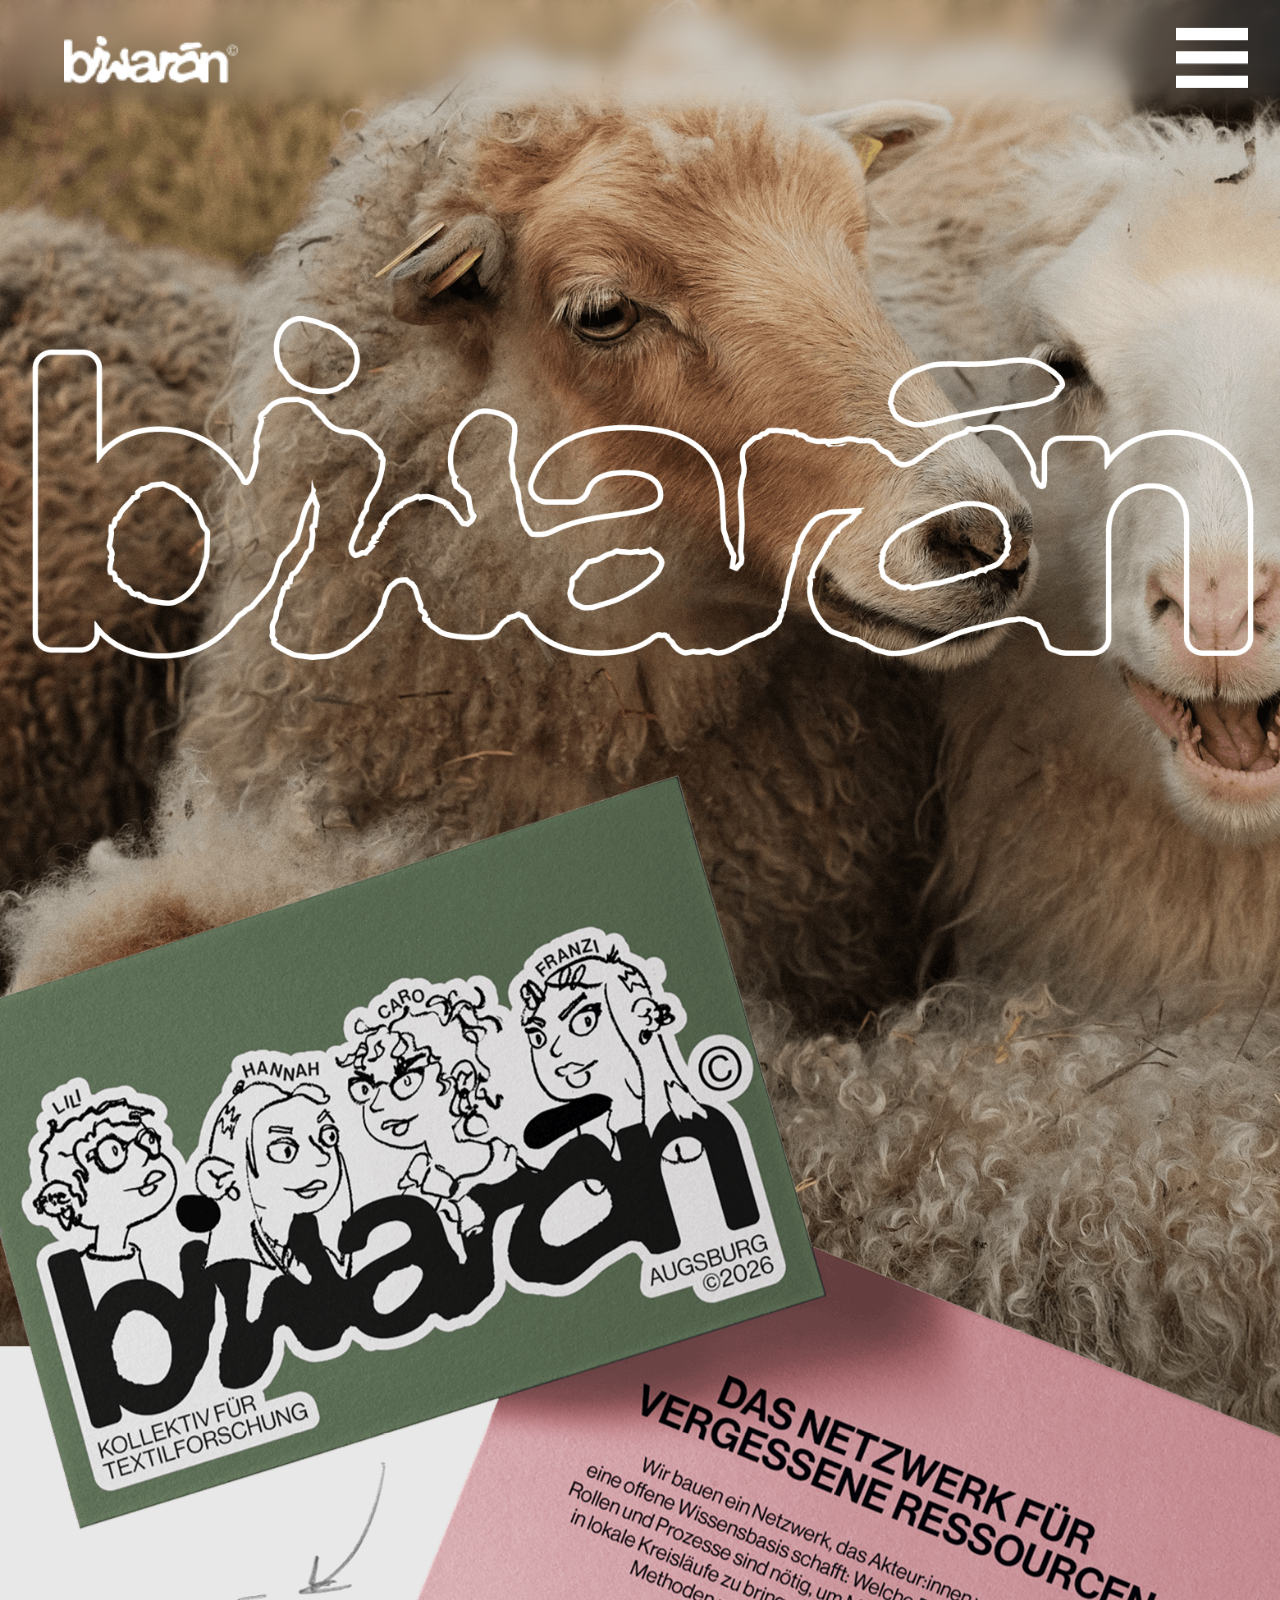
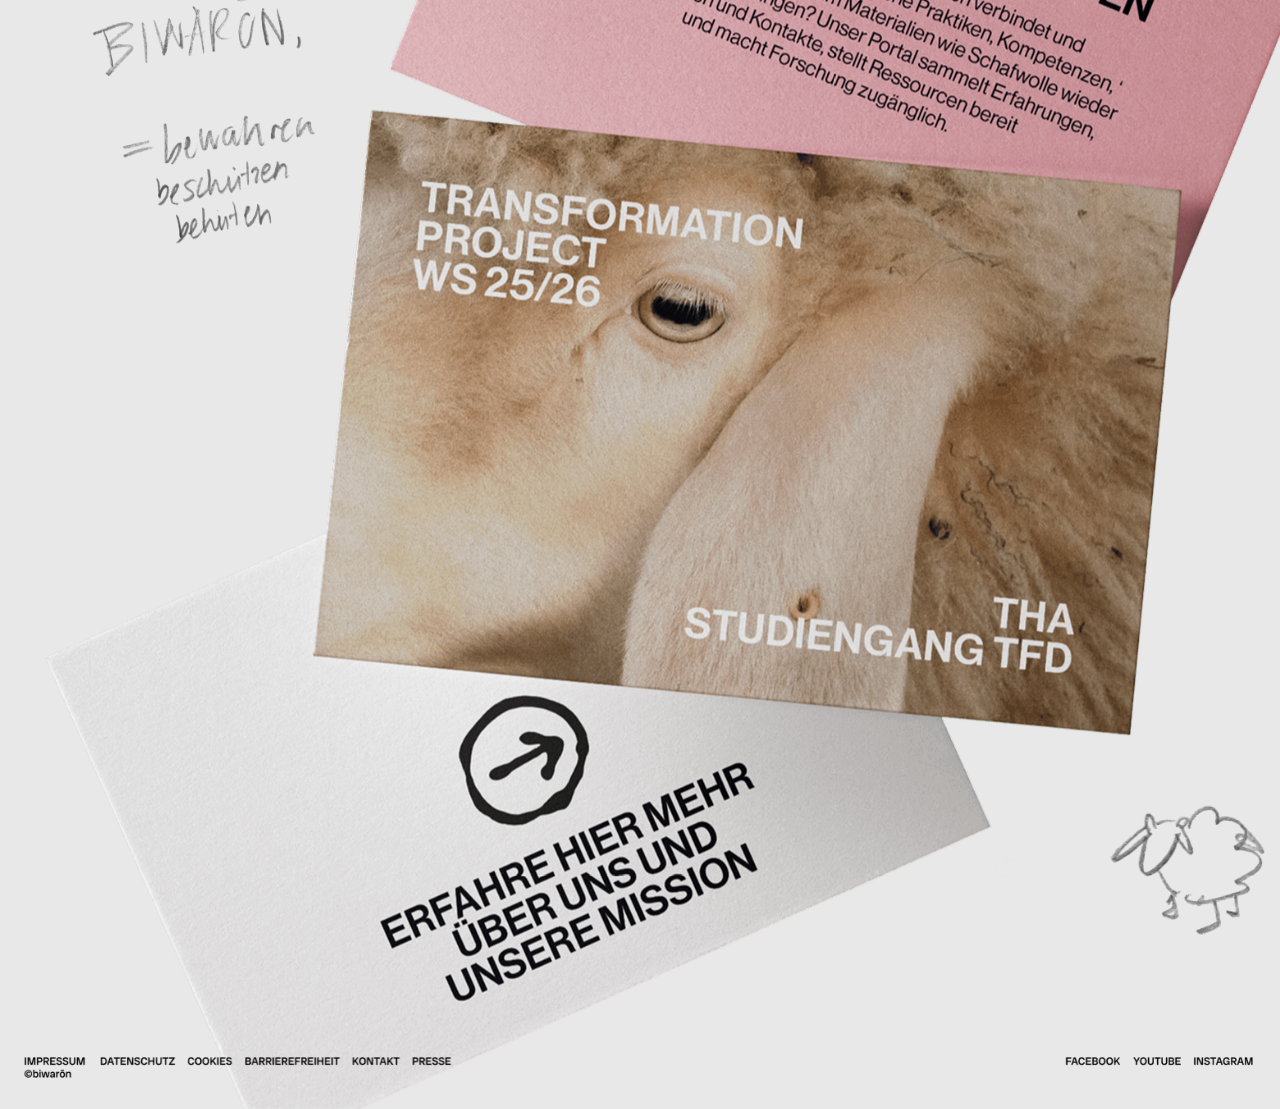
<file: index.html>
<!DOCTYPE html>
<html lang="de">
<head>
  <meta charset="UTF-8">
  <meta
    name="viewport"
    content="width=device-width, initial-scale=1.0, maximum-scale=1.0, user-scalable=no"
  >
  <title>Landingpage</title>
  <link rel="stylesheet" href="./css/style.css">
</head>

<body>
  <div class="page-scale-shell">
    <div class="page-scale-stage">
      <div class="page-scale-frame">
        <div class="page-landing">

          <header class="site-header" aria-label="Hauptnavigation">
            <div class="site-header__inner">

              <a class="site-logo-link" href="./index.html" aria-label="Zur Landingpage">
                <img class="site-logo" src="./images/logo_weiss.png" alt="">
              </a>

              <nav class="site-nav" aria-label="Primäre Navigation">
                <a href="./about/index.html">ABOUT</a>
                <a href="./textilsystem/index.html">TEXTILSYSTEM</a>
                <a href="./forschung/index.html">FORSCHUNG</a>
                <a href="./transformation/index.html">TRANSFORMATION</a>
                <a href="./aktivitaet/index.html">AKTIVITÄT-&gt;</a>
              </nav>

              <button
                class="menu-toggle"
                type="button"
                aria-expanded="false"
                aria-controls="mobile-menu"
                aria-label="Navigation öffnen"
              >
                <img class="menu-toggle__icon" src="./images/burger_weiss.png" alt="">
              </button>

              <nav class="mobile-nav" id="mobile-menu" aria-label="Mobile Navigation">
                <a href="./about/index.html">ABOUT</a>
                <a href="./textilsystem/index.html">TEXTILSYSTEM</a>
                <a href="./forschung/index.html">FORSCHUNG</a>
                <a href="./transformation/index.html">TRANSFORMATION</a>
                <a href="./aktivitaet/index.html">AKTIVITÄT-&gt;</a>
              </nav>

            </div>
          </header>

          <main class="landing-main">
            <section class="landing-stage" aria-label="Landingpage Bildkomposition">

              <img
                class="stage-image stage-image--a1"
                src="./images/A_1.png"
                alt=""
                loading="eager"
              >

              <img
                class="stage-image stage-image--a2 reveal reveal-up"
                src="./images/A_2.png"
                alt=""
                loading="eager"
              >

              <div class="stage-blend stage-blend--a3 reveal reveal-diagonal reveal-delay-1">
                <img
                  class="stage-image stage-image--a3"
                  src="./images/A_3.png"
                  alt=""
                  loading="lazy"
                >
              </div>

              <div class="stage-blend stage-blend--a4 reveal reveal-diagonal reveal-delay-2">
                <img
                  class="stage-image stage-image--a4"
                  src="./images/A_4.png"
                  alt=""
                  loading="lazy"
                >
              </div>

              <div class="stage-a5 stage-blend playful-a5">
                <img
                  class="stage-image stage-image--a5 wiggle-hover"
                  src="./images/A_5.png"
                  alt=""
                  loading="lazy"
                >
              </div>

              <a
                class="landing-hitarea landing-hitarea--about"
                href="./about/index.html"
                aria-label="Zur About-Seite"
              ></a>

            </section>
          </main>

          <footer class="site-footer" aria-hidden="true">
            <img
              class="site-footer__image"
              src="./images/footer_box.png"
              alt=""
              loading="lazy"
            >
          </footer>

        </div>
      </div>
    </div>
  </div>

  <script src="./js/script.js" defer></script>
</body>
</html>
</file>
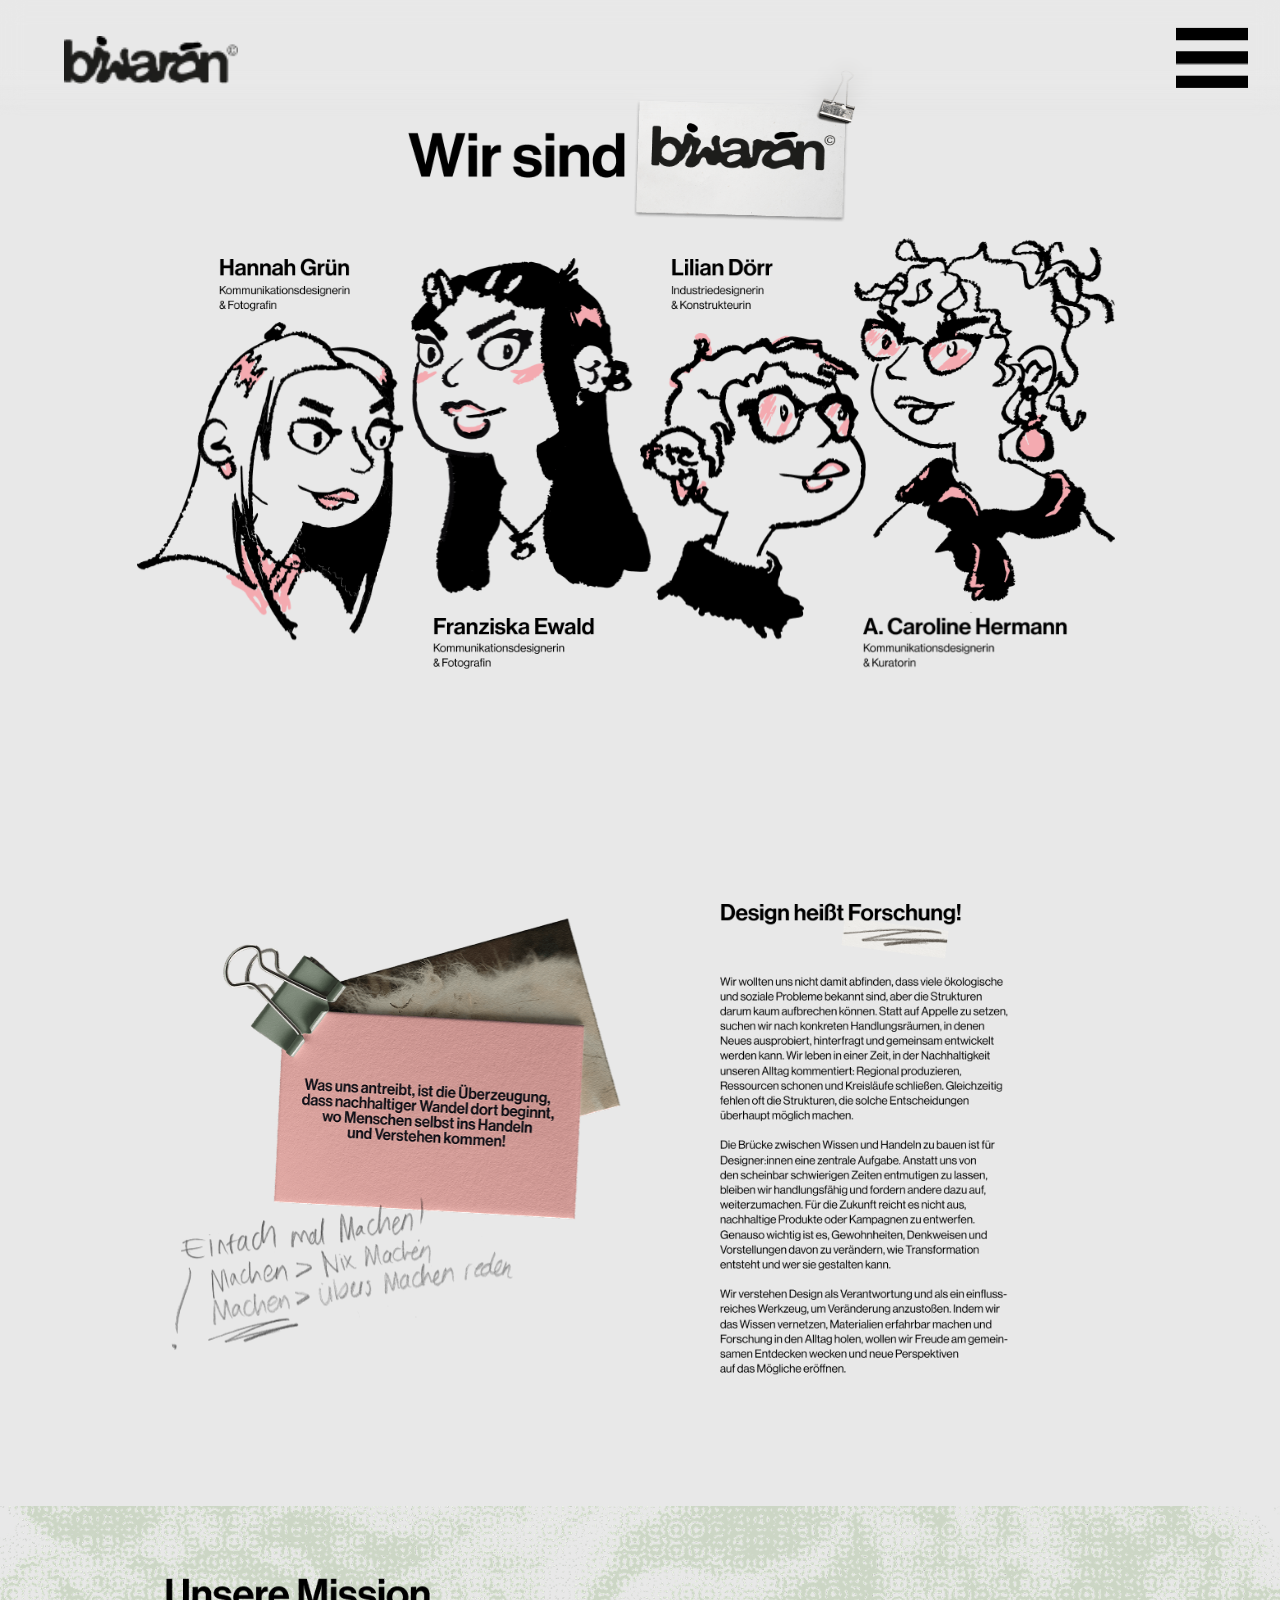
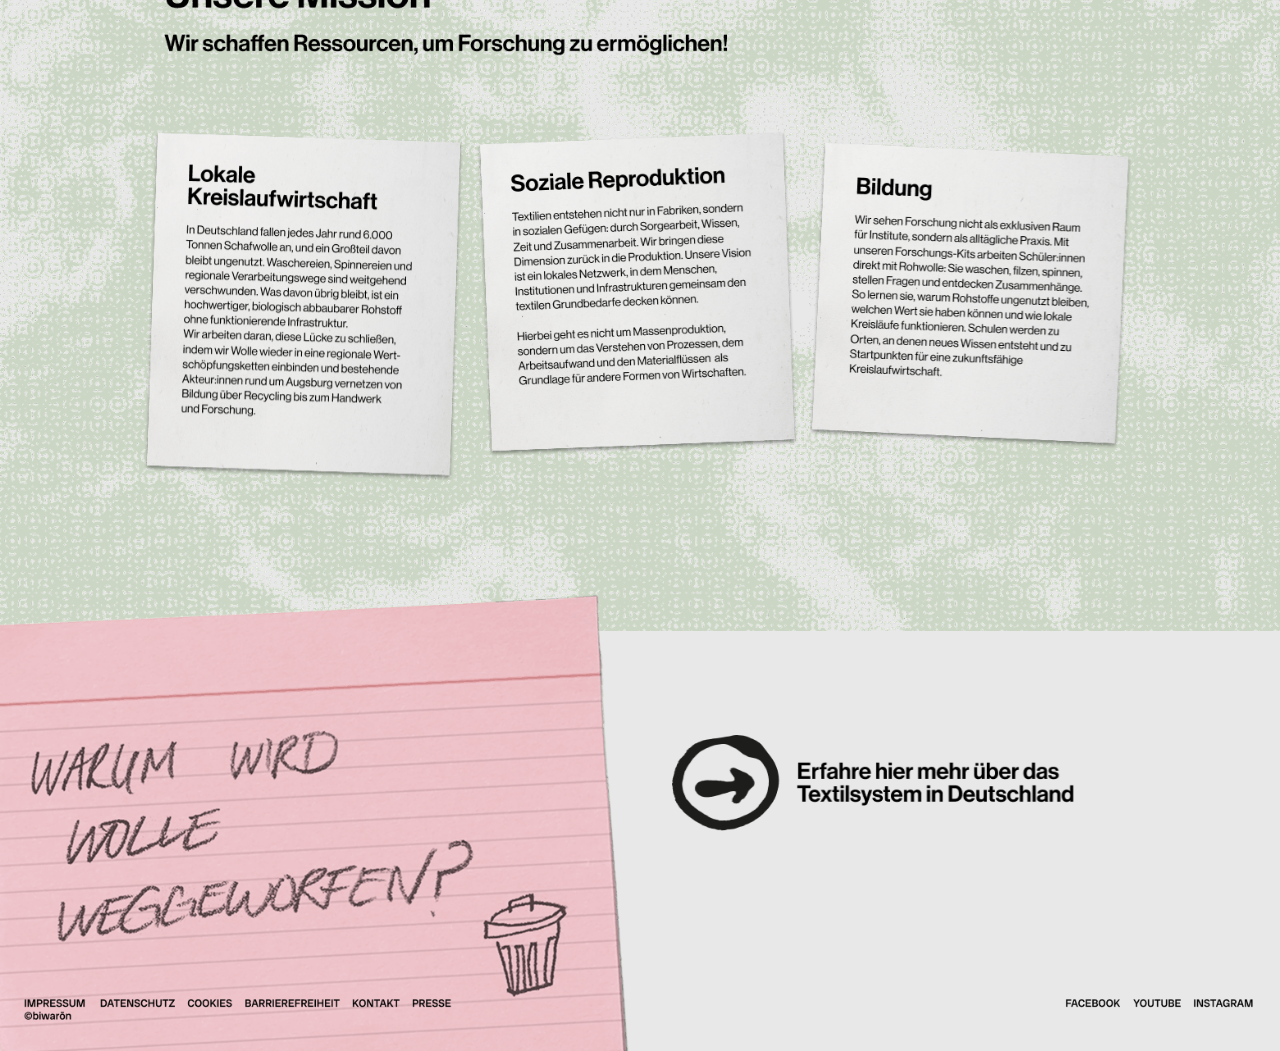
<file: about/index.html>
<!DOCTYPE html>
<html lang="de">
<head>
  <meta charset="UTF-8">
  <meta
    name="viewport"
    content="width=device-width, initial-scale=1.0, maximum-scale=1.0, user-scalable=no"
  >
  <title>About</title>
  <link rel="stylesheet" href="../css/style.css">
</head>

<body class="page-about-view">
  <div class="page-scale-shell">
    <div class="page-scale-stage">
      <div class="page-scale-frame">
        <div class="page-about">

          <header class="site-header site-header--dark" aria-label="Hauptnavigation">
            <div class="site-header__inner">
              <a class="site-logo-link" href="../index.html" aria-label="Zur Landingpage">
                <img class="site-logo" src="../images/logo_schwarz.png" alt="">
              </a>

              <nav class="site-nav" aria-label="Primäre Navigation">
                <a href="../about/index.html">ABOUT</a>
                <a href="../textilsystem/index.html">TEXTILSYSTEM</a>
                <a href="../forschung/index.html">FORSCHUNG</a>
                <a href="../transformation/index.html">TRANSFORMATION</a>
                <a href="../aktivitaet/index.html">AKTIVITÄT-&gt;</a>
              </nav>

              <button
                class="menu-toggle"
                type="button"
                aria-expanded="false"
                aria-controls="mobile-menu"
                aria-label="Navigation öffnen"
              >
                <img class="menu-toggle__icon" src="../images/burger_schwarz.png" alt="">
              </button>

              <nav class="mobile-nav" id="mobile-menu" aria-label="Mobile Navigation">
                <a href="../about/index.html">ABOUT</a>
                <a href="../textilsystem/index.html">TEXTILSYSTEM</a>
                <a href="../forschung/index.html">FORSCHUNG</a>
                <a href="../transformation/index.html">TRANSFORMATION</a>
                <a href="../aktivitaet/index.html">AKTIVITÄT-&gt;</a>
              </nav>
            </div>
          </header>

          <main class="about-main">
            <section class="about-stage" aria-label="About Bildkomposition">

              <img
                class="about-image about-image--b1"
                src="../images/B1.png"
                alt=""
                loading="eager"
              >

              <img
                class="about-image about-image--b2"
                src="../images/B2.png"
                alt=""
                loading="eager"
              >

              <div class="about-module about-module--b2-2 reveal reveal-fade reveal-delay-1">
                <img
                  class="about-image about-image--b2-2 wiggle-hover"
                  src="../images/B2_2.png"
                  alt=""
                  loading="lazy"
                >
              </div>

              <img
                class="about-image about-image--b3"
                src="../images/B3.png"
                alt=""
                loading="lazy"
              >

              <div class="about-module about-module--b3-2 reveal reveal-down reveal-delay-2">
                <img
                  class="about-image about-image--b3-2 wiggle-hover"
                  src="../images/B3_2.png"
                  alt=""
                  loading="lazy"
                >
              </div>

              <img
                class="about-image about-image--b4"
                src="../images/B4.png"
                alt=""
                loading="lazy"
              >

              <div class="about-module about-module--b4-2 reveal reveal-fade reveal-delay-3">
                <img
                  class="about-image about-image--b4-2 wiggle-hover"
                  src="../images/B4_2.png"
                  alt=""
                  loading="lazy"
                >
              </div>

              <img
                class="about-image about-image--b5"
                src="../images/B5.png"
                alt=""
                loading="lazy"
              >

              <div class="about-module about-module--b5-2 reveal reveal-down reveal-delay-4">
                <img
                  class="about-image about-image--b5-2 wiggle-hover"
                  src="../images/B5_2.png"
                  alt=""
                  loading="lazy"
                >
              </div>

              <img
                class="about-image about-image--b6 reveal reveal-fade"
                src="../images/B6.png"
                alt=""
                loading="lazy"
              >

              <img
                class="about-image about-image--b6-2 reveal reveal-fade reveal-delay-2"
                src="../images/B6_2.png"
                alt=""
                loading="lazy"
              >

              <img
                class="about-image about-image--b7"
                src="../images/B7.png"
                alt=""
                loading="lazy"
              >

              <img
                class="about-image about-image--b8"
                src="../images/B8.png"
                alt=""
                loading="lazy"
              >

              <img
                class="about-image about-image--b9-1 reveal reveal-fade reveal-delay-1"
                src="../images/B9_1.png"
                alt=""
                loading="lazy"
              >

              <img
                class="about-image about-image--b9-2 reveal reveal-fade reveal-delay-2"
                src="../images/B9_2.png"
                alt=""
                loading="lazy"
              >

              <img
                class="about-image about-image--b9-3 reveal reveal-fade reveal-delay-3"
                src="../images/B9_3.png"
                alt=""
                loading="lazy"
              >

              <a
                class="about-link about-link--b10 reveal reveal-right"
                href="../textilsystem/index.html"
                aria-label="Zur Textilsystem-Seite"
              >
                <img
                  class="about-image about-image--b10"
                  src="../images/B10.png"
                  alt=""
                  loading="lazy"
                >
              </a>

            </section>
          </main>

          <footer class="site-footer" aria-hidden="true">
            <img
              class="site-footer__image"
              src="../images/footer_box.png"
              alt=""
              loading="lazy"
            >
          </footer>

        </div>
      </div>
    </div>
  </div>

  <script src="../js/script.js" defer></script>
</body>
</html>
</file>
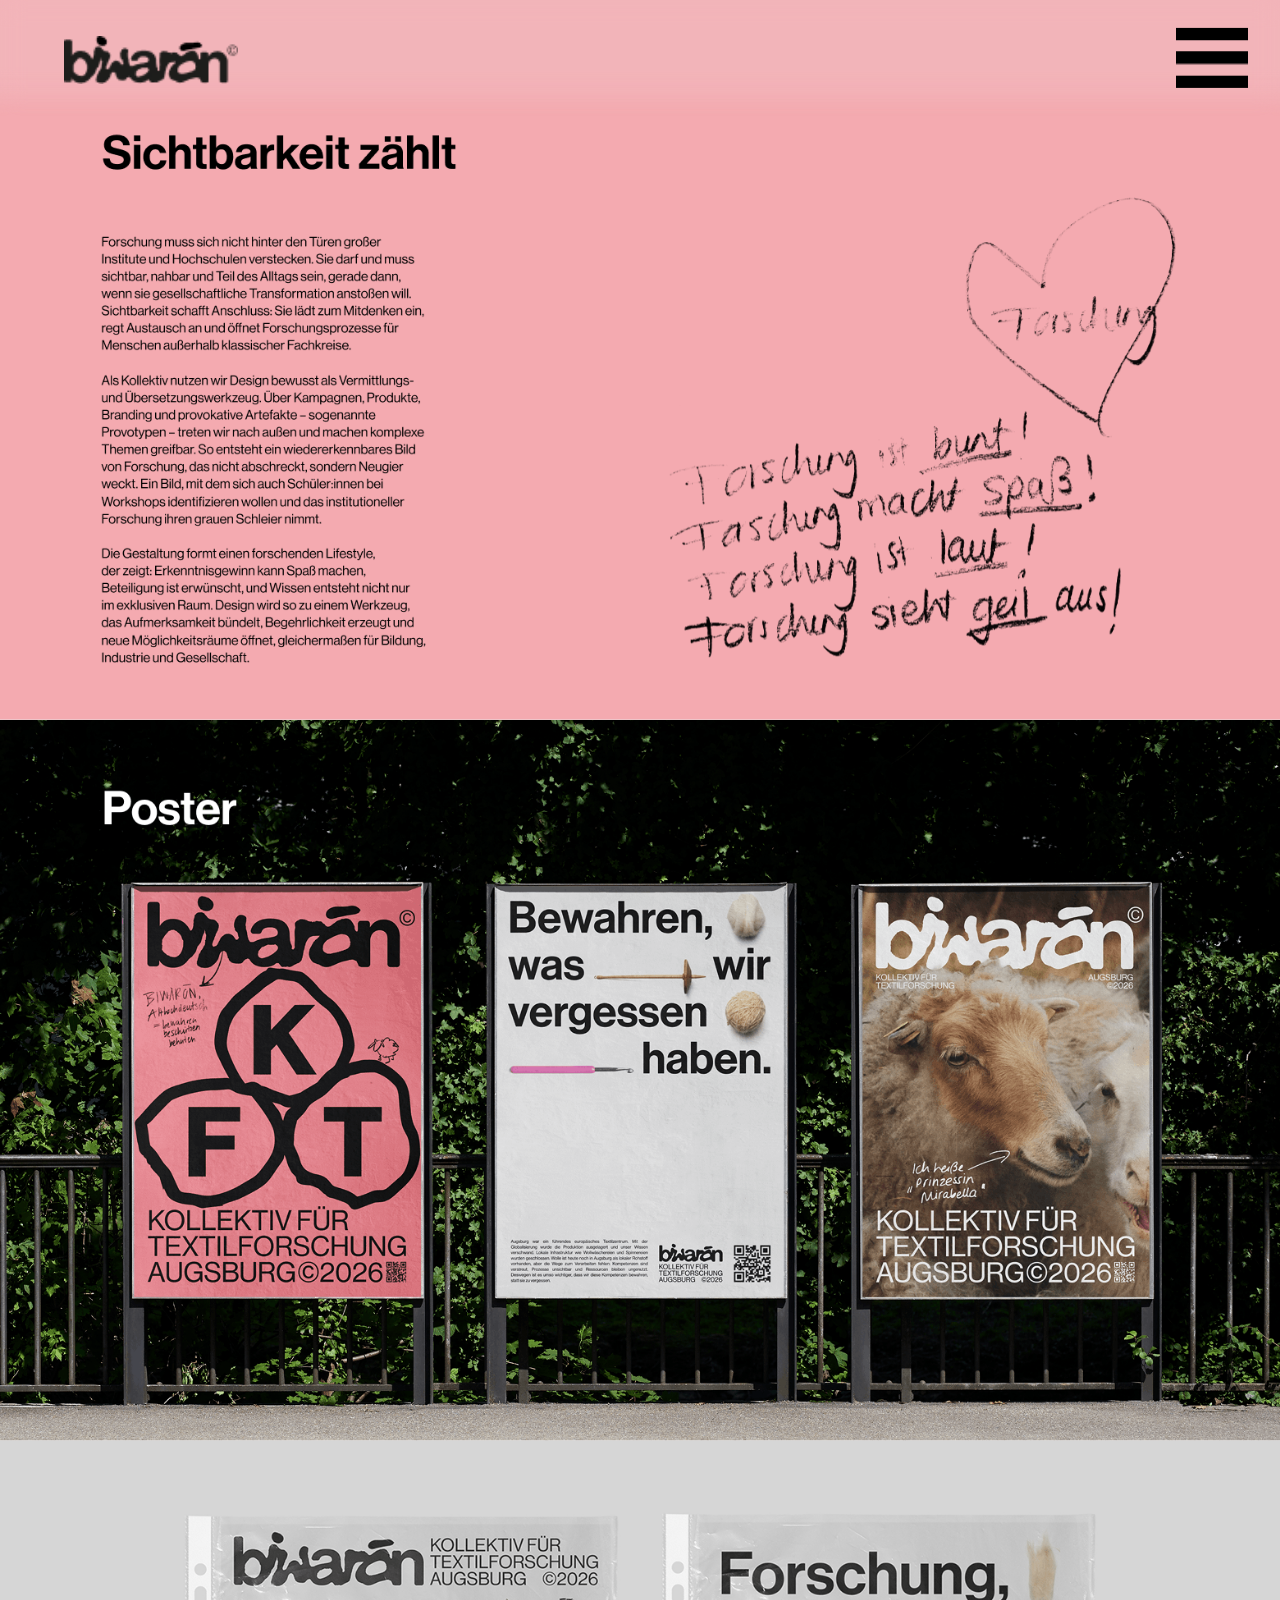
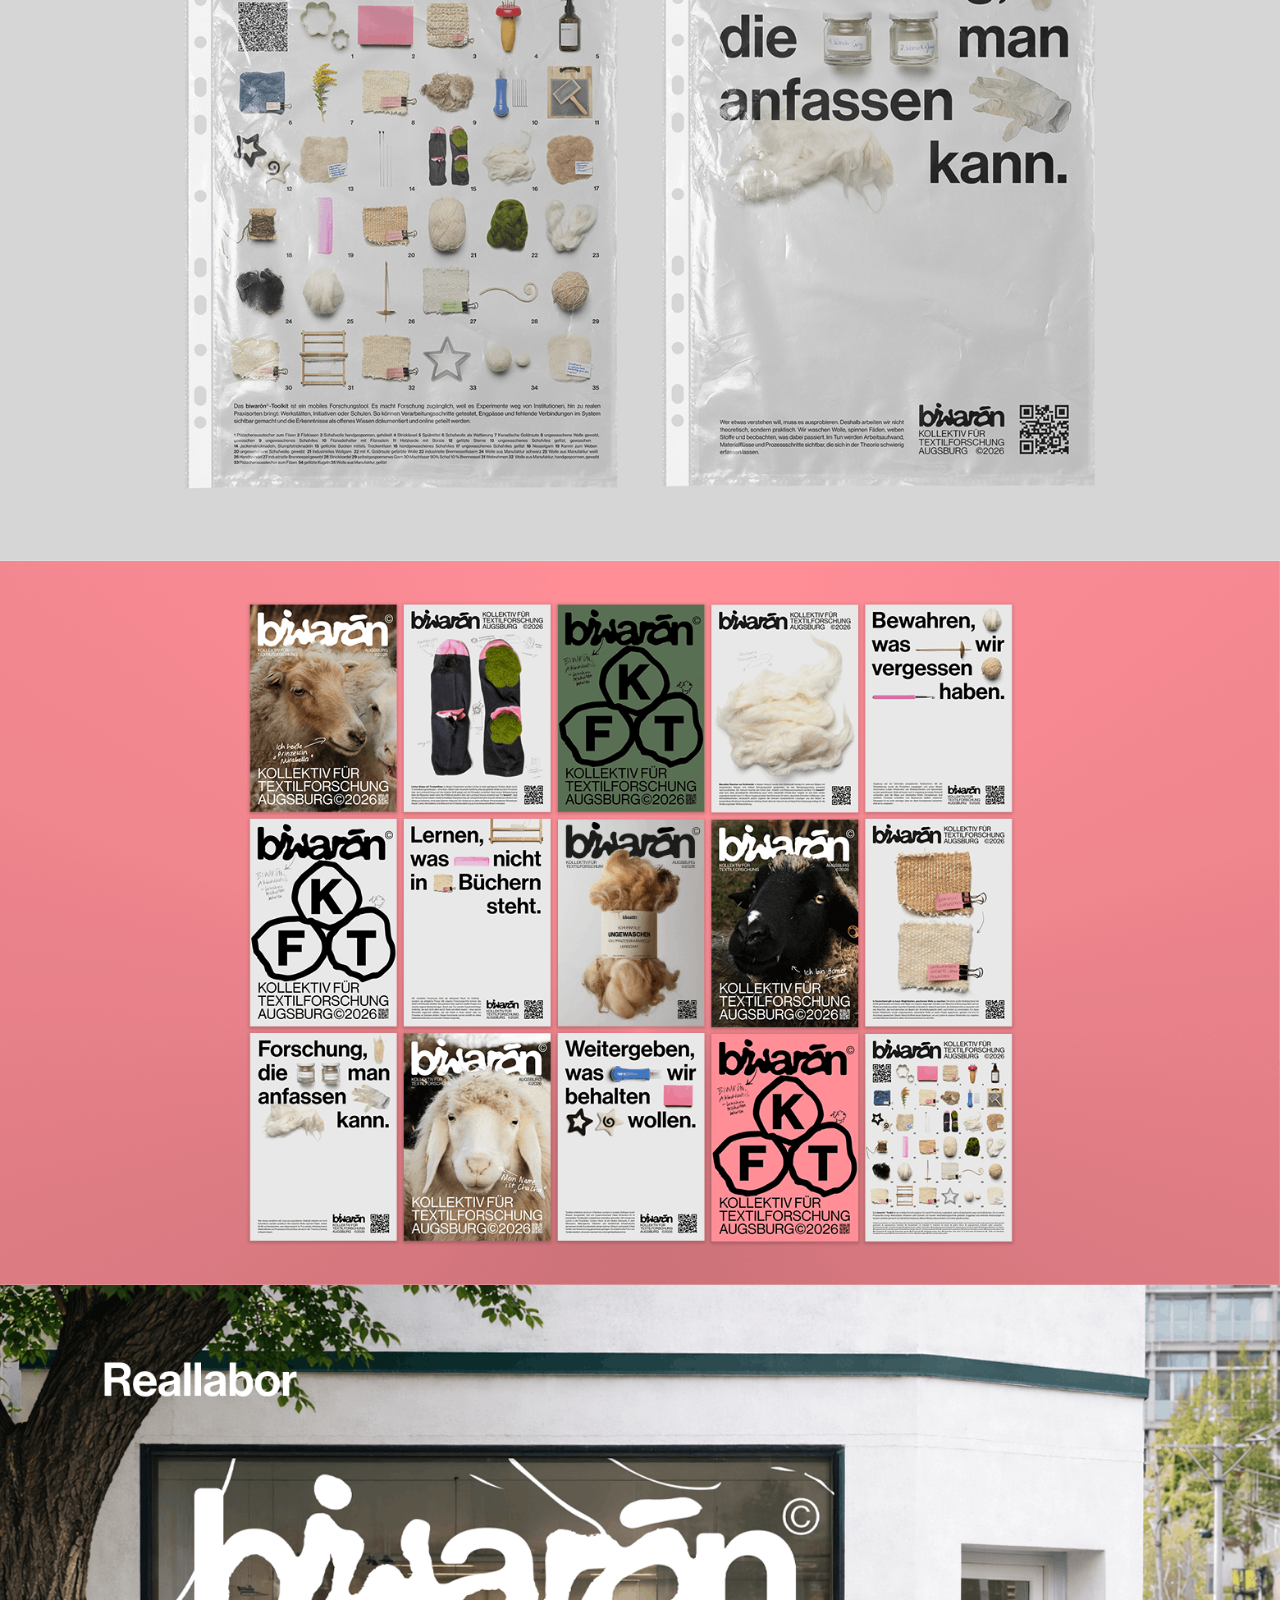
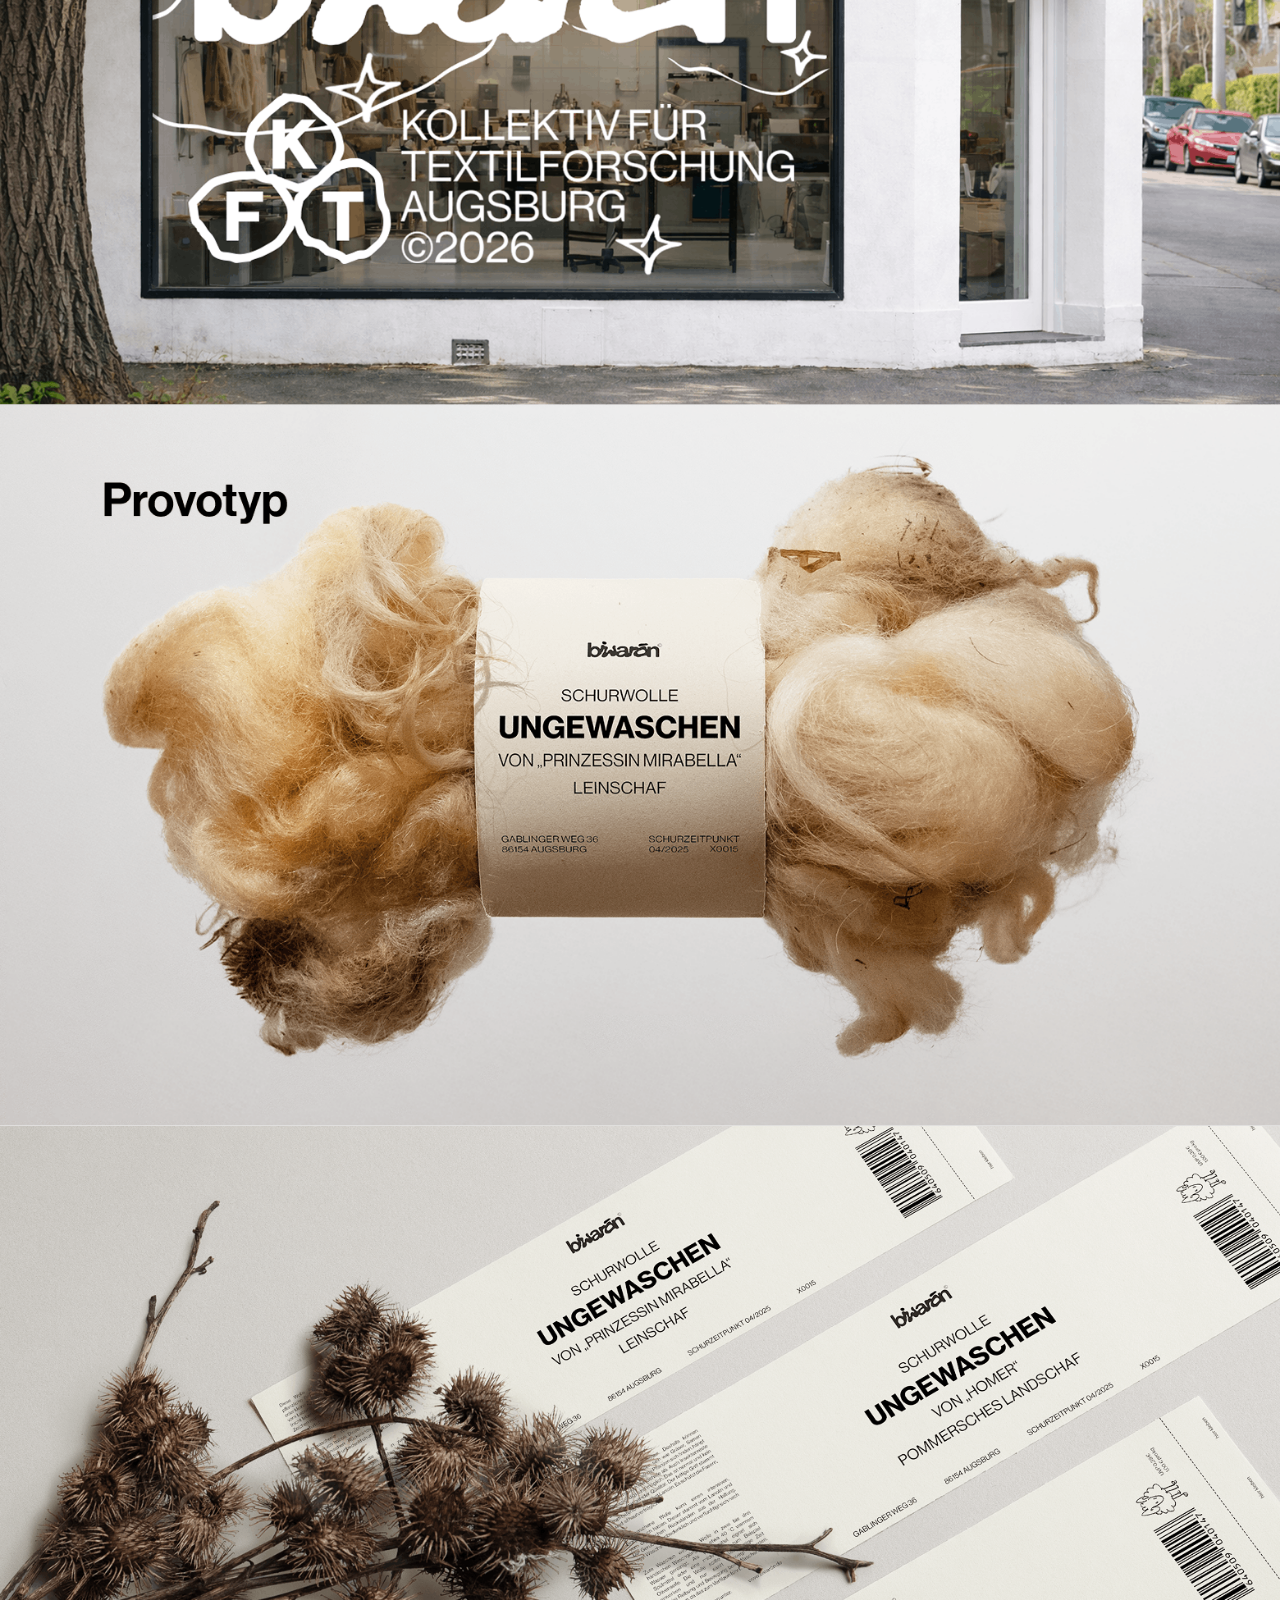
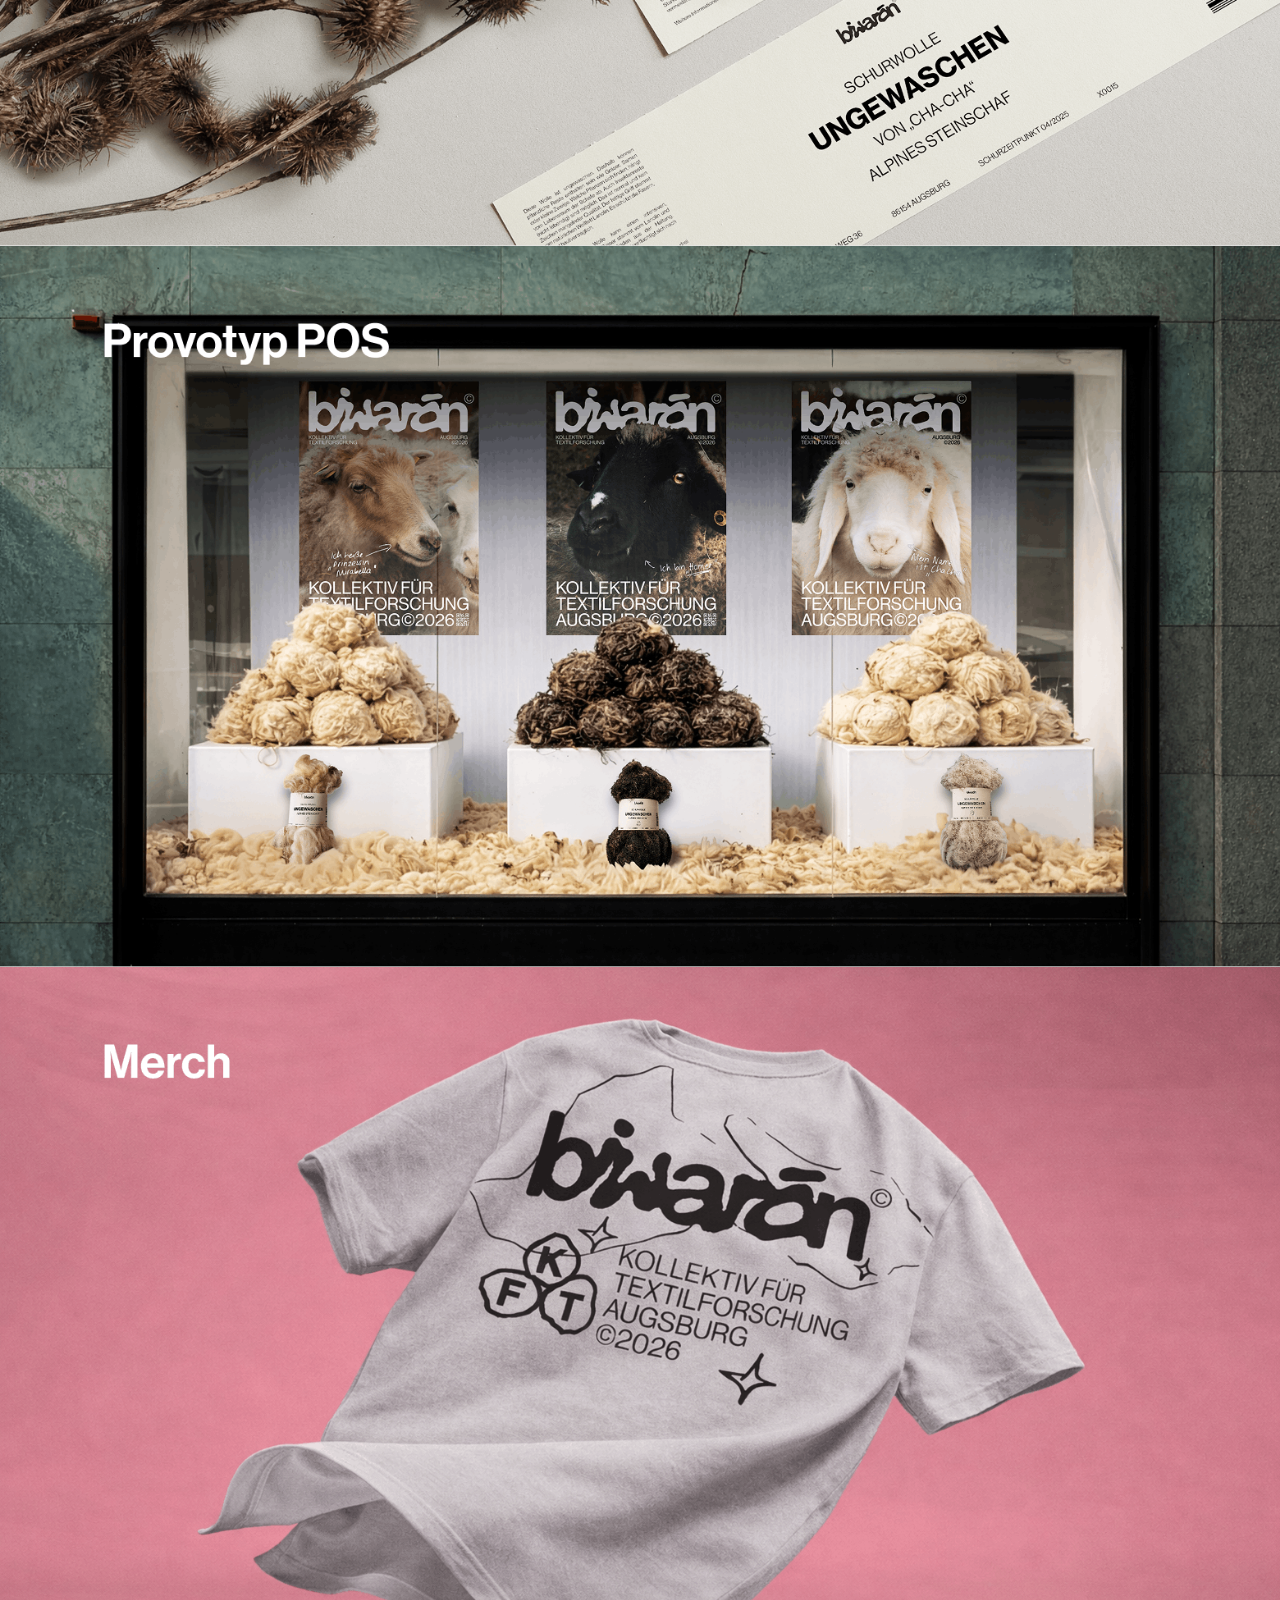
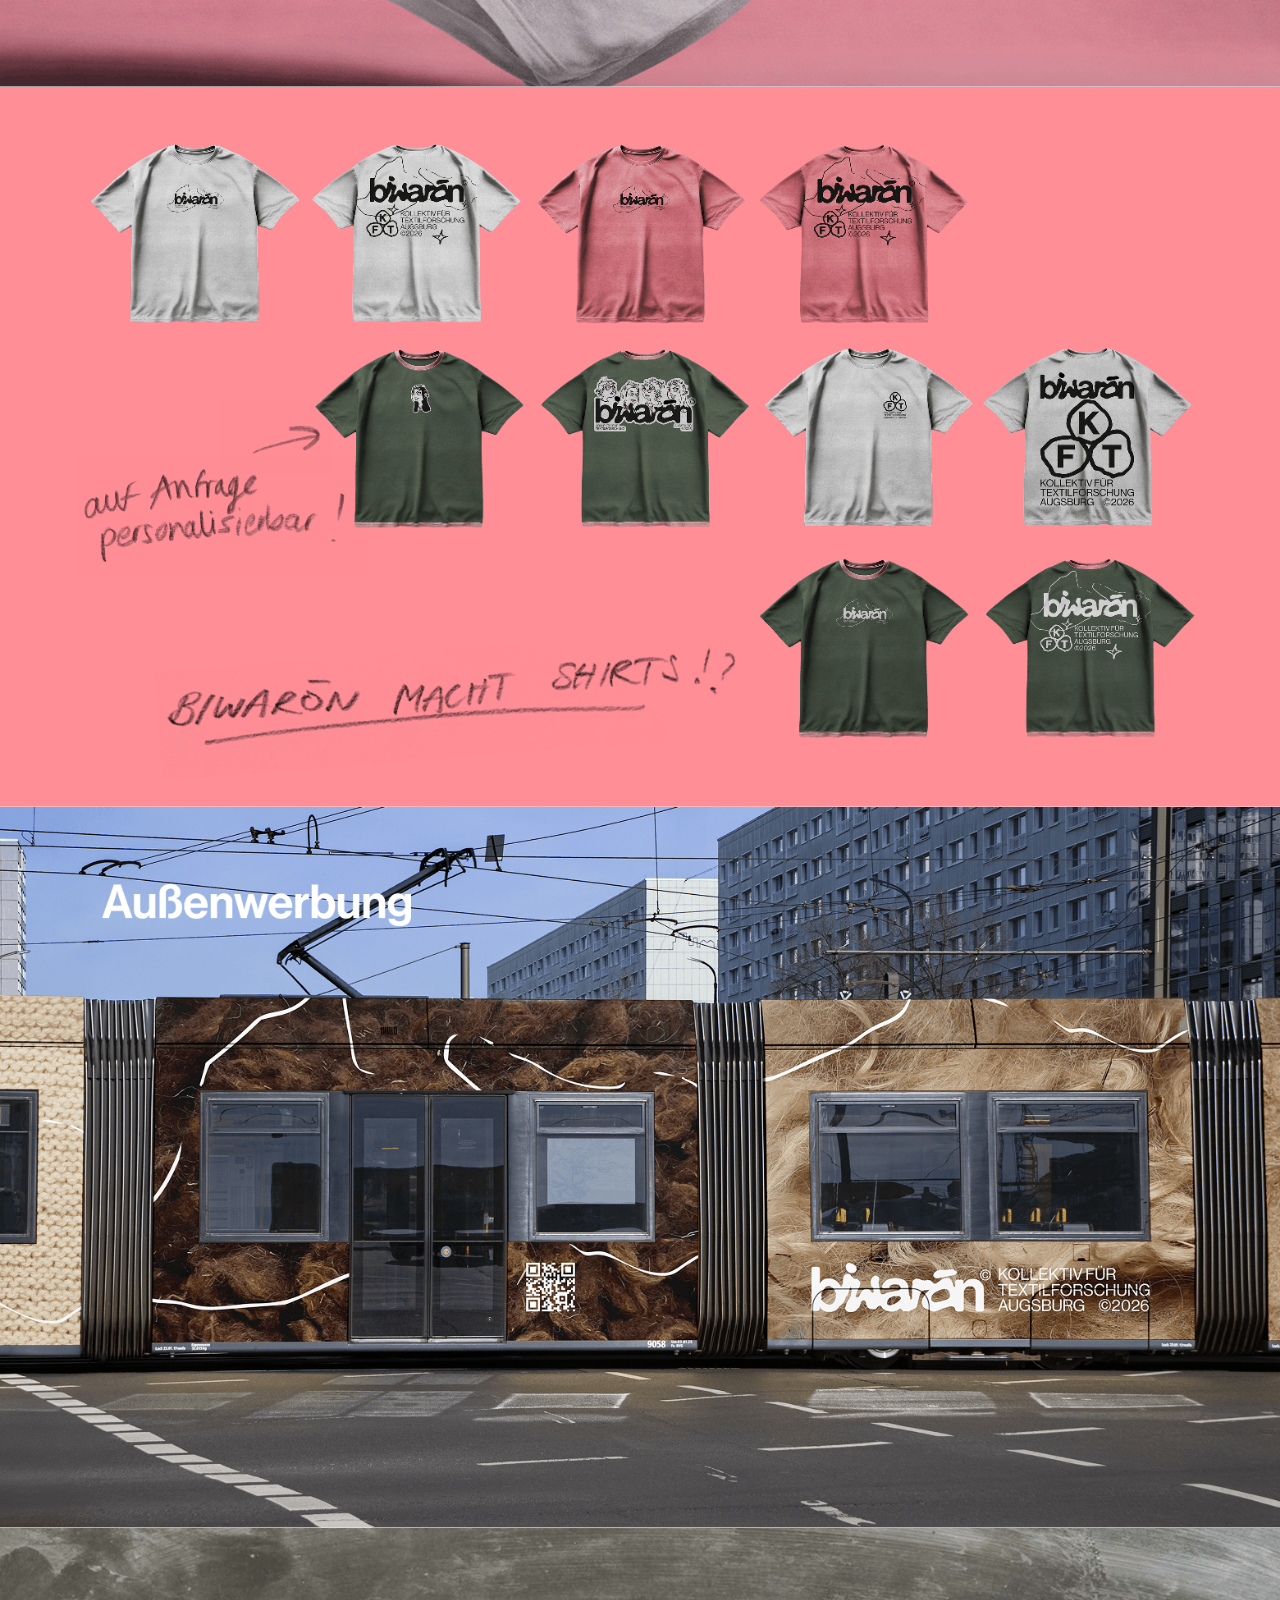
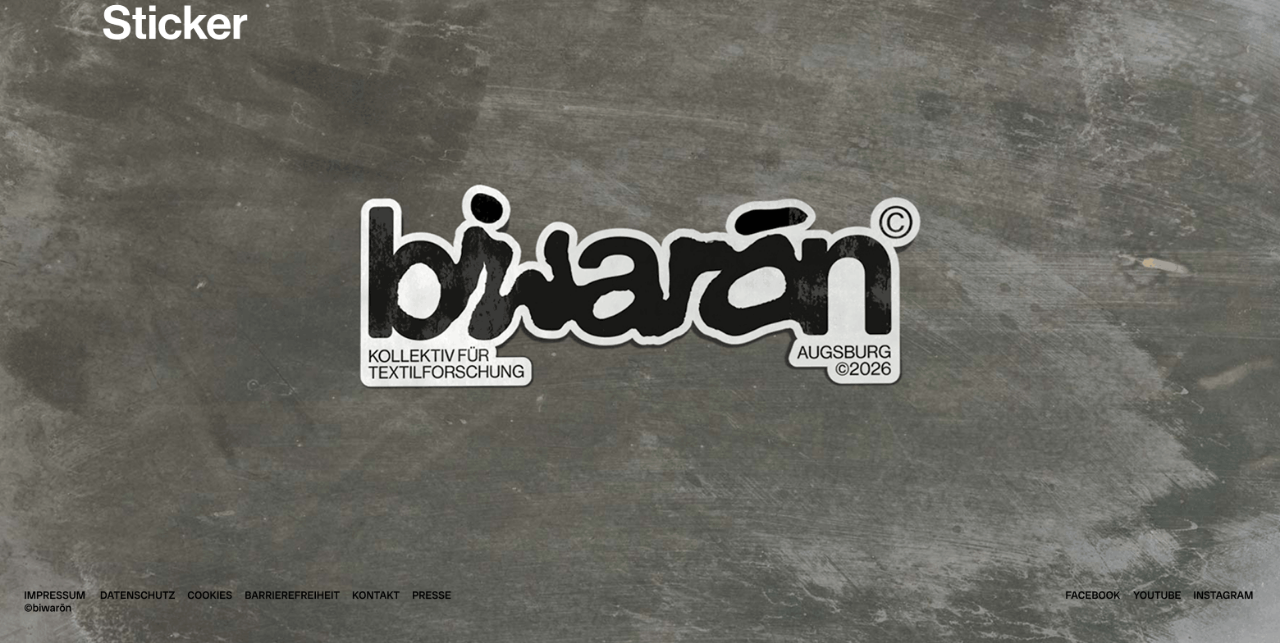
<file: aktivitaet/index.html>
<!DOCTYPE html>
<html lang="de">
<head>
  <meta charset="UTF-8">
  <meta
    name="viewport"
    content="width=device-width, initial-scale=1.0, maximum-scale=1.0, user-scalable=no"
  >
  <title>Aktivität</title>
  <link rel="stylesheet" href="../css/style.css">
</head>

<body class="page-aktivitaet-view">
  <div class="page-scale-shell">
    <div class="page-scale-stage">
      <div class="page-scale-frame">
        <div class="page-aktivitaet">

          <header class="site-header site-header--dark" aria-label="Hauptnavigation">
            <div class="site-header__inner">
              <a class="site-logo-link" href="../index.html" aria-label="Zur Landingpage">
                <img class="site-logo" src="../images/logo_schwarz.png" alt="">
              </a>

              <nav class="site-nav" aria-label="Primäre Navigation">
                <a href="../about/index.html">ABOUT</a>
                <a href="../textilsystem/index.html">TEXTILSYSTEM</a>
                <a href="../forschung/index.html">FORSCHUNG</a>
                <a href="../transformation/index.html">TRANSFORMATION</a>
                <a href="../aktivitaet/index.html">AKTIVITÄT-&gt;</a>
              </nav>

              <button
                class="menu-toggle"
                type="button"
                aria-expanded="false"
                aria-controls="mobile-menu"
                aria-label="Navigation öffnen"
              >
                <img class="menu-toggle__icon" src="../images/burger_schwarz.png" alt="">
              </button>

              <nav class="mobile-nav" id="mobile-menu" aria-label="Mobile Navigation">
                <a href="../about/index.html">ABOUT</a>
                <a href="../textilsystem/index.html">TEXTILSYSTEM</a>
                <a href="../forschung/index.html">FORSCHUNG</a>
                <a href="../transformation/index.html">TRANSFORMATION</a>
                <a href="../aktivitaet/index.html">AKTIVITÄT-&gt;</a>
              </nav>
            </div>
          </header>

          <main class="aktivitaet-main">
            <section class="aktivitaet-stage" aria-label="Aktivität Bildkomposition">

              <div class="activity-backgrounds" aria-hidden="true">
                <img class="activity-background activity-background--fa" src="../images/FA.png" alt="" loading="eager">
                <img class="activity-background activity-background--fb" src="../images/FB.png" alt="" loading="eager">
                <img class="activity-background activity-background--fc" src="../images/FC.png" alt="" loading="lazy">
                <img class="activity-background activity-background--fd" src="../images/FD.png" alt="" loading="lazy">
                <img class="activity-background activity-background--fe" src="../images/FE.png" alt="" loading="lazy">
                <img class="activity-background activity-background--ff" src="../images/FF.png" alt="" loading="lazy">
                <img class="activity-background activity-background--fg" src="../images/FG.png" alt="" loading="lazy">
                <img class="activity-background activity-background--fh" src="../images/FH.png" alt="" loading="lazy">
                <img class="activity-background activity-background--fi" src="../images/FI.png" alt="" loading="lazy">
                <img class="activity-background activity-background--fj" src="../images/FJ.png" alt="" loading="lazy">
                <img class="activity-background activity-background--fk" src="../images/FK.png" alt="" loading="lazy">
                <img class="activity-background activity-background--fl" src="../images/FL.png" alt="" loading="lazy">
              </div>

              <div class="activity-module activity-module--f1 reveal reveal-fade">
                <img
                  class="activity-image activity-image--f1 wiggle-hover"
                  src="../images/F1.png"
                  alt=""
                  loading="eager"
                >
              </div>

            </section>
          </main>

          <footer class="site-footer" aria-hidden="true">
            <img class="site-footer__image" src="../images/footer_box.png" alt="" loading="lazy">
          </footer>

        </div>
      </div>
    </div>
  </div>

  <script src="../js/script.js" defer></script>
</body>
</html>
</file>
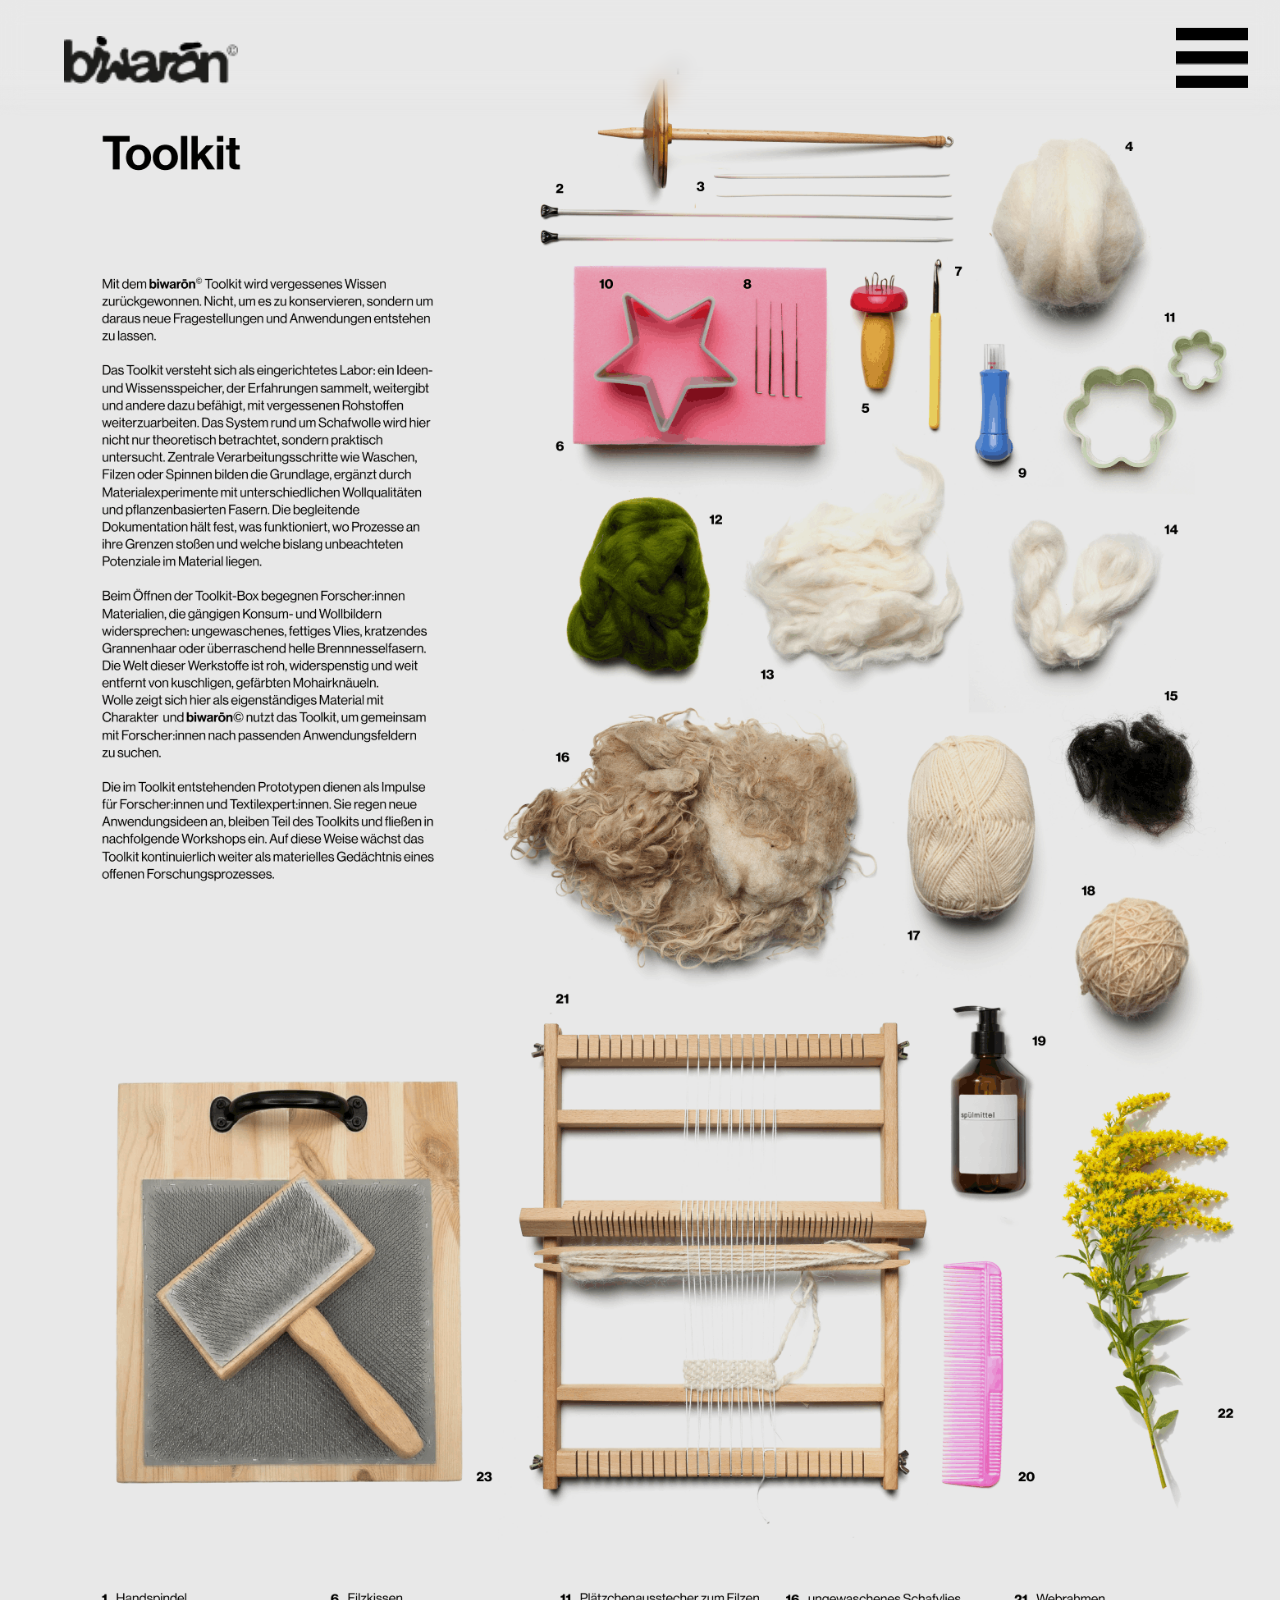
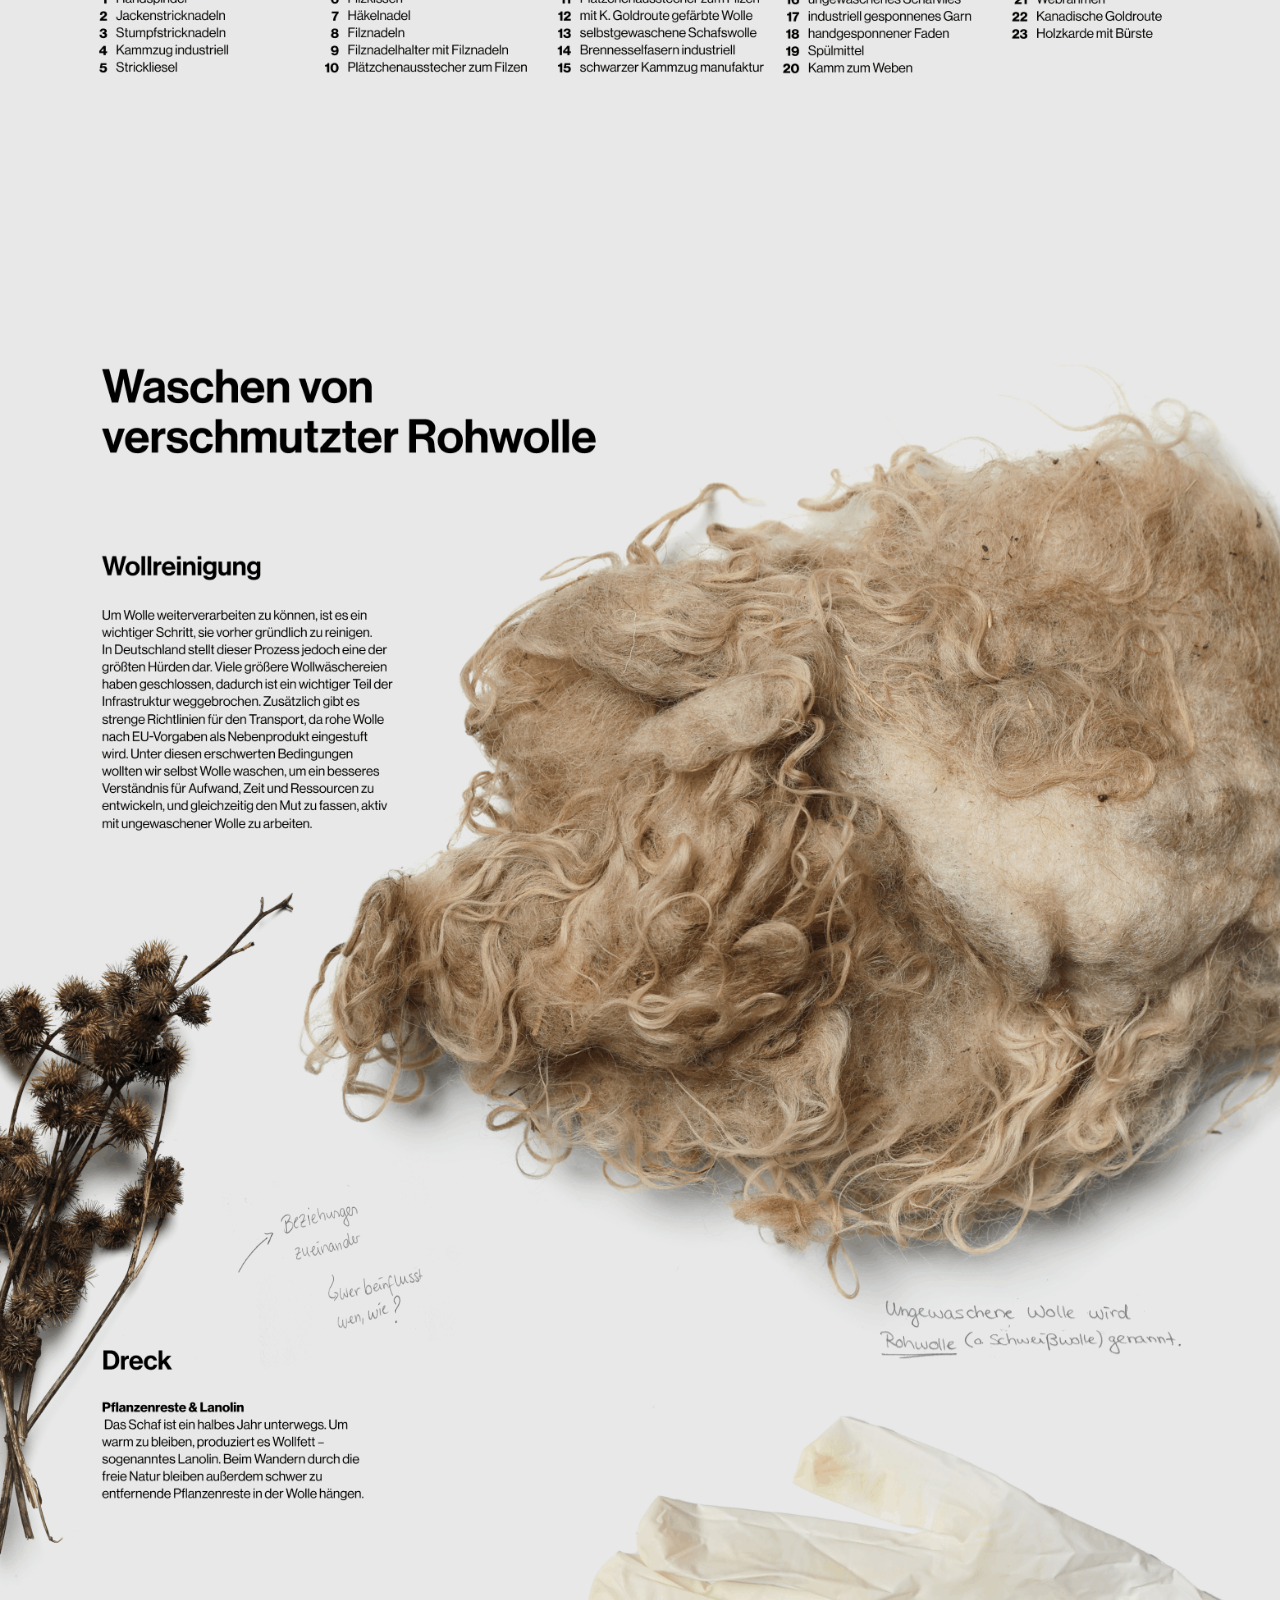
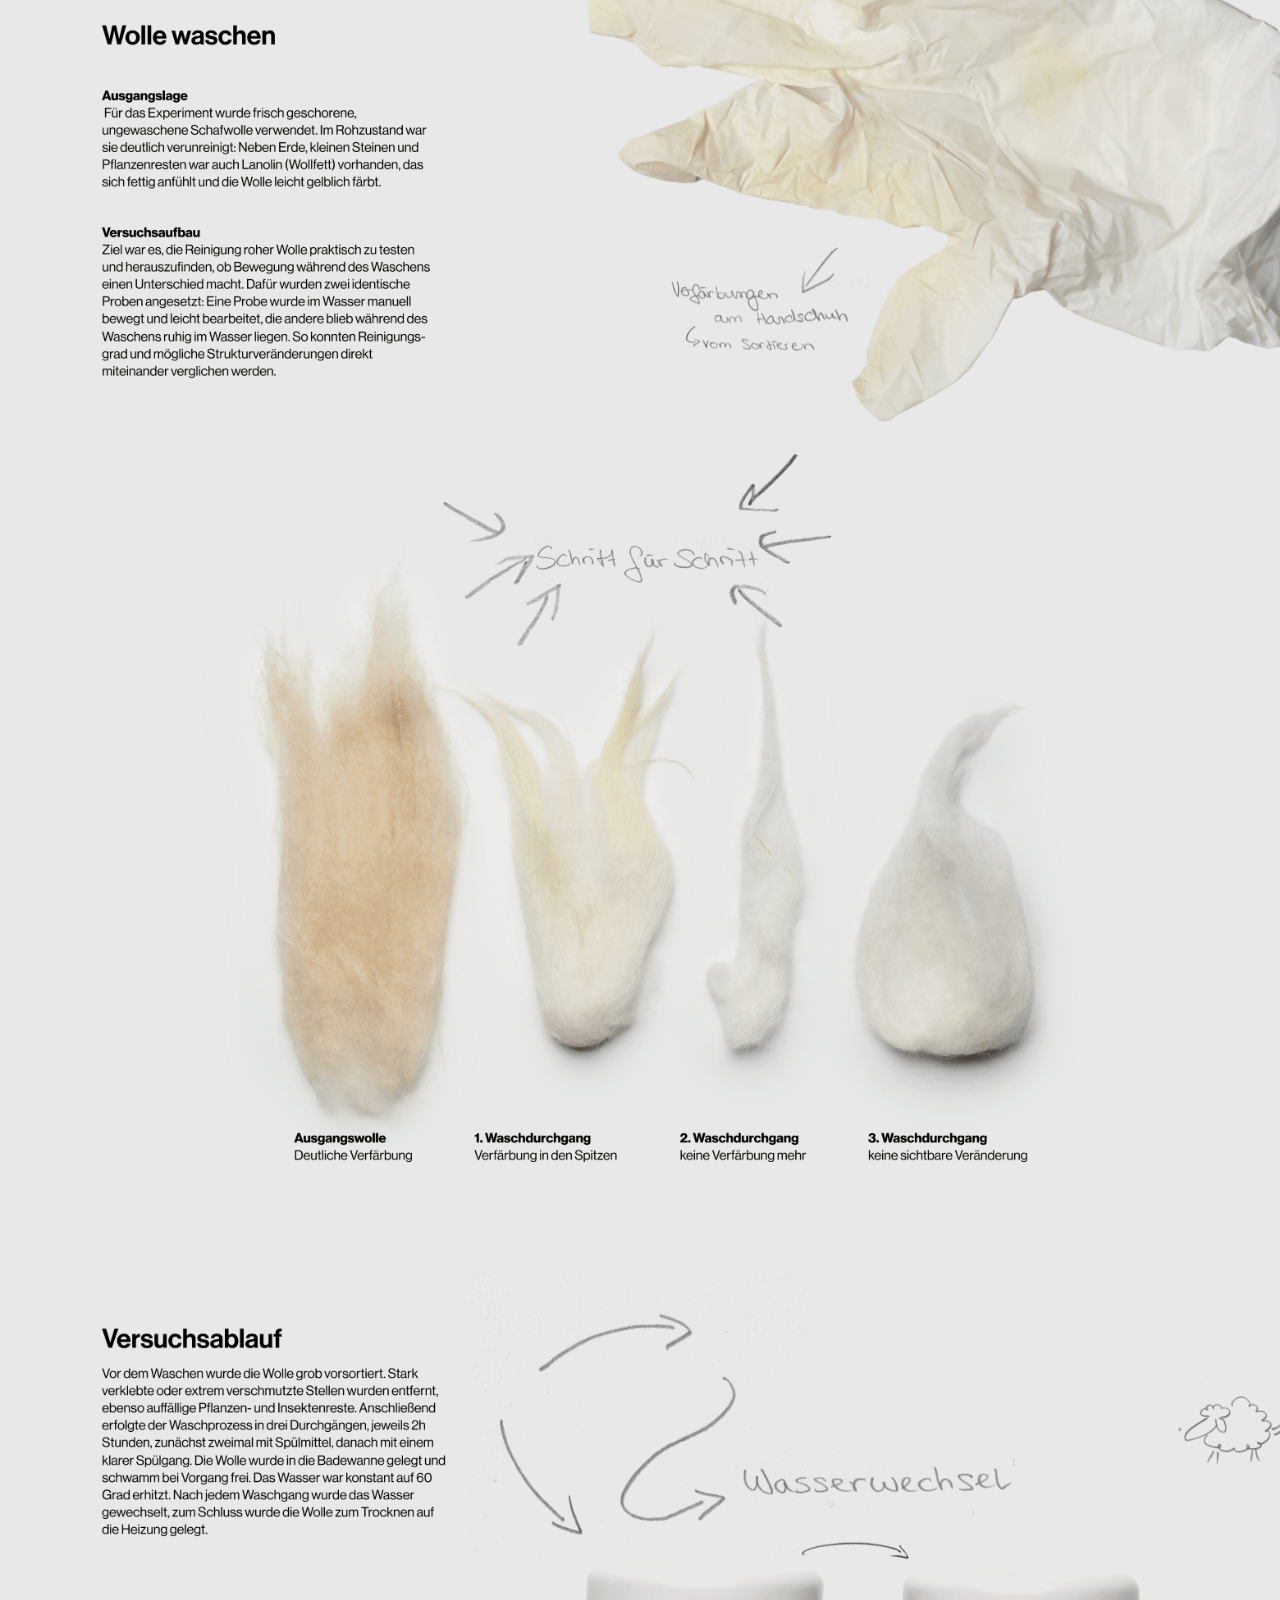
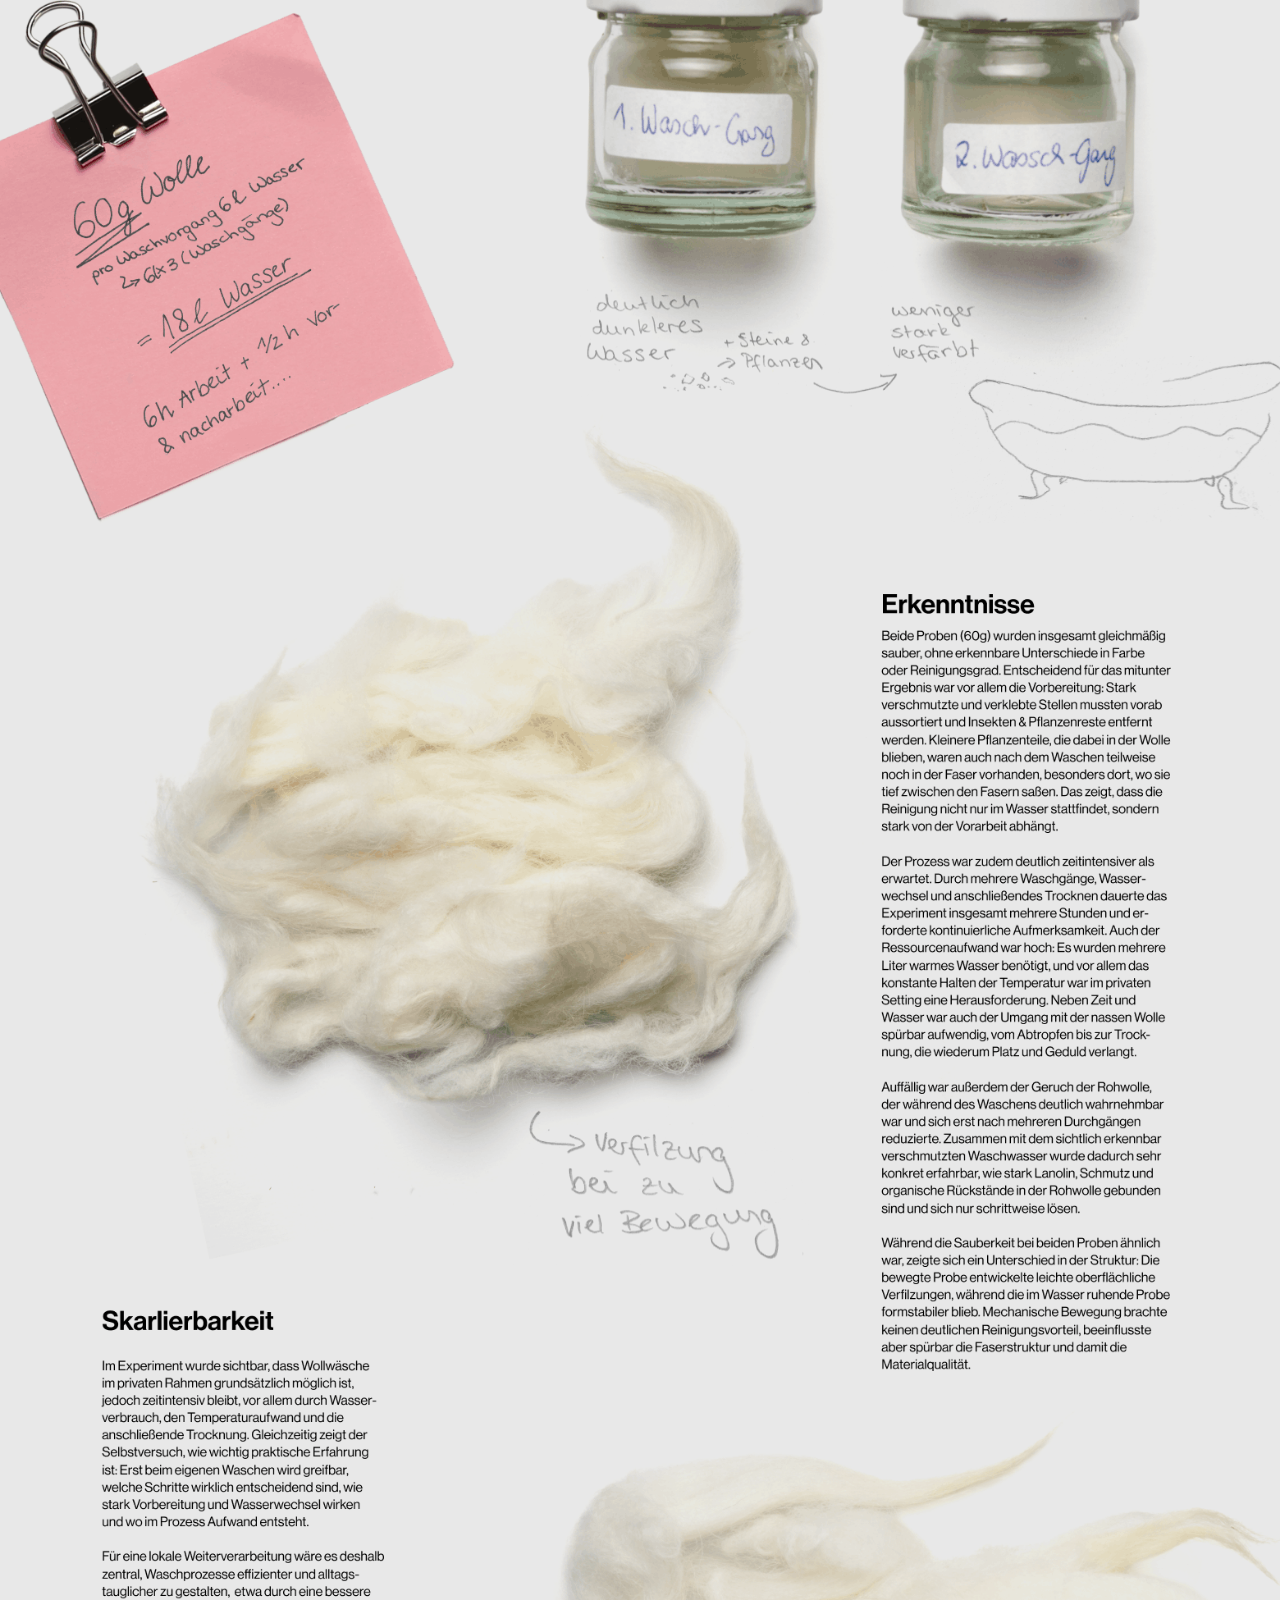
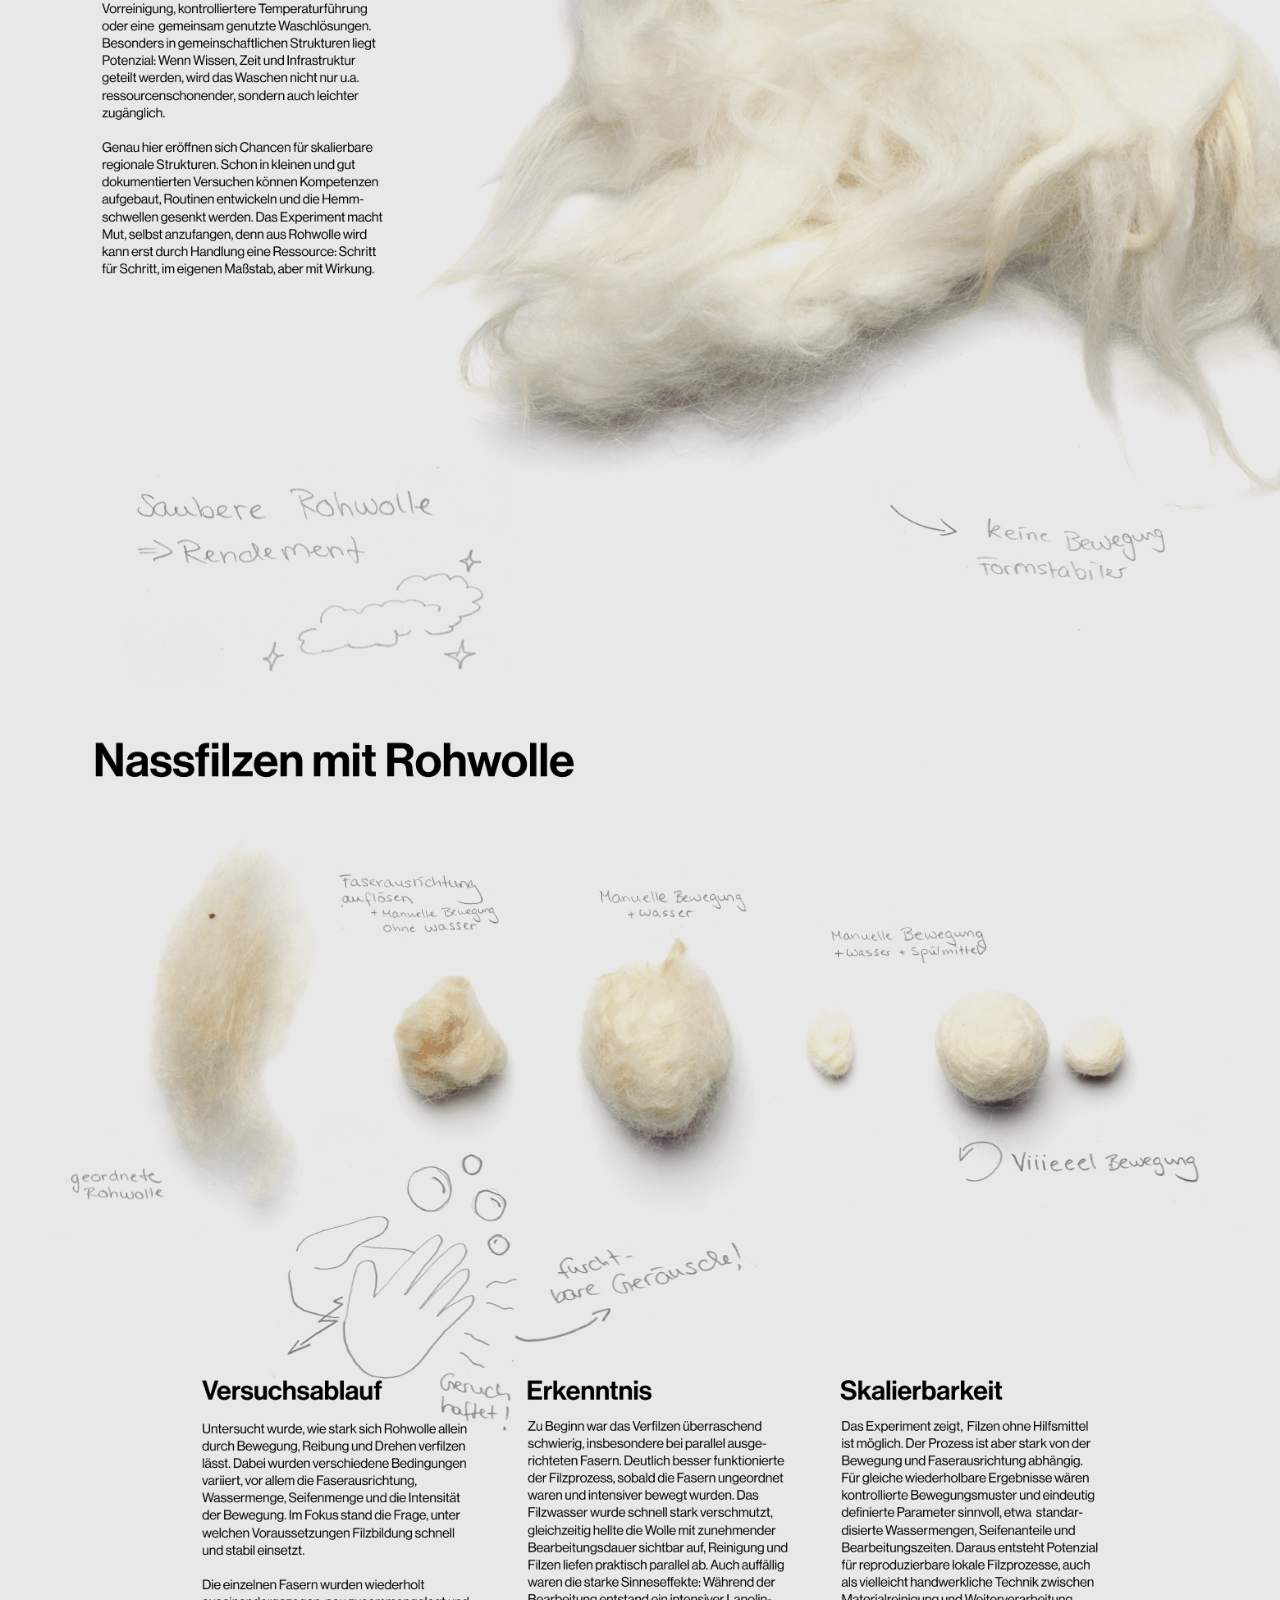
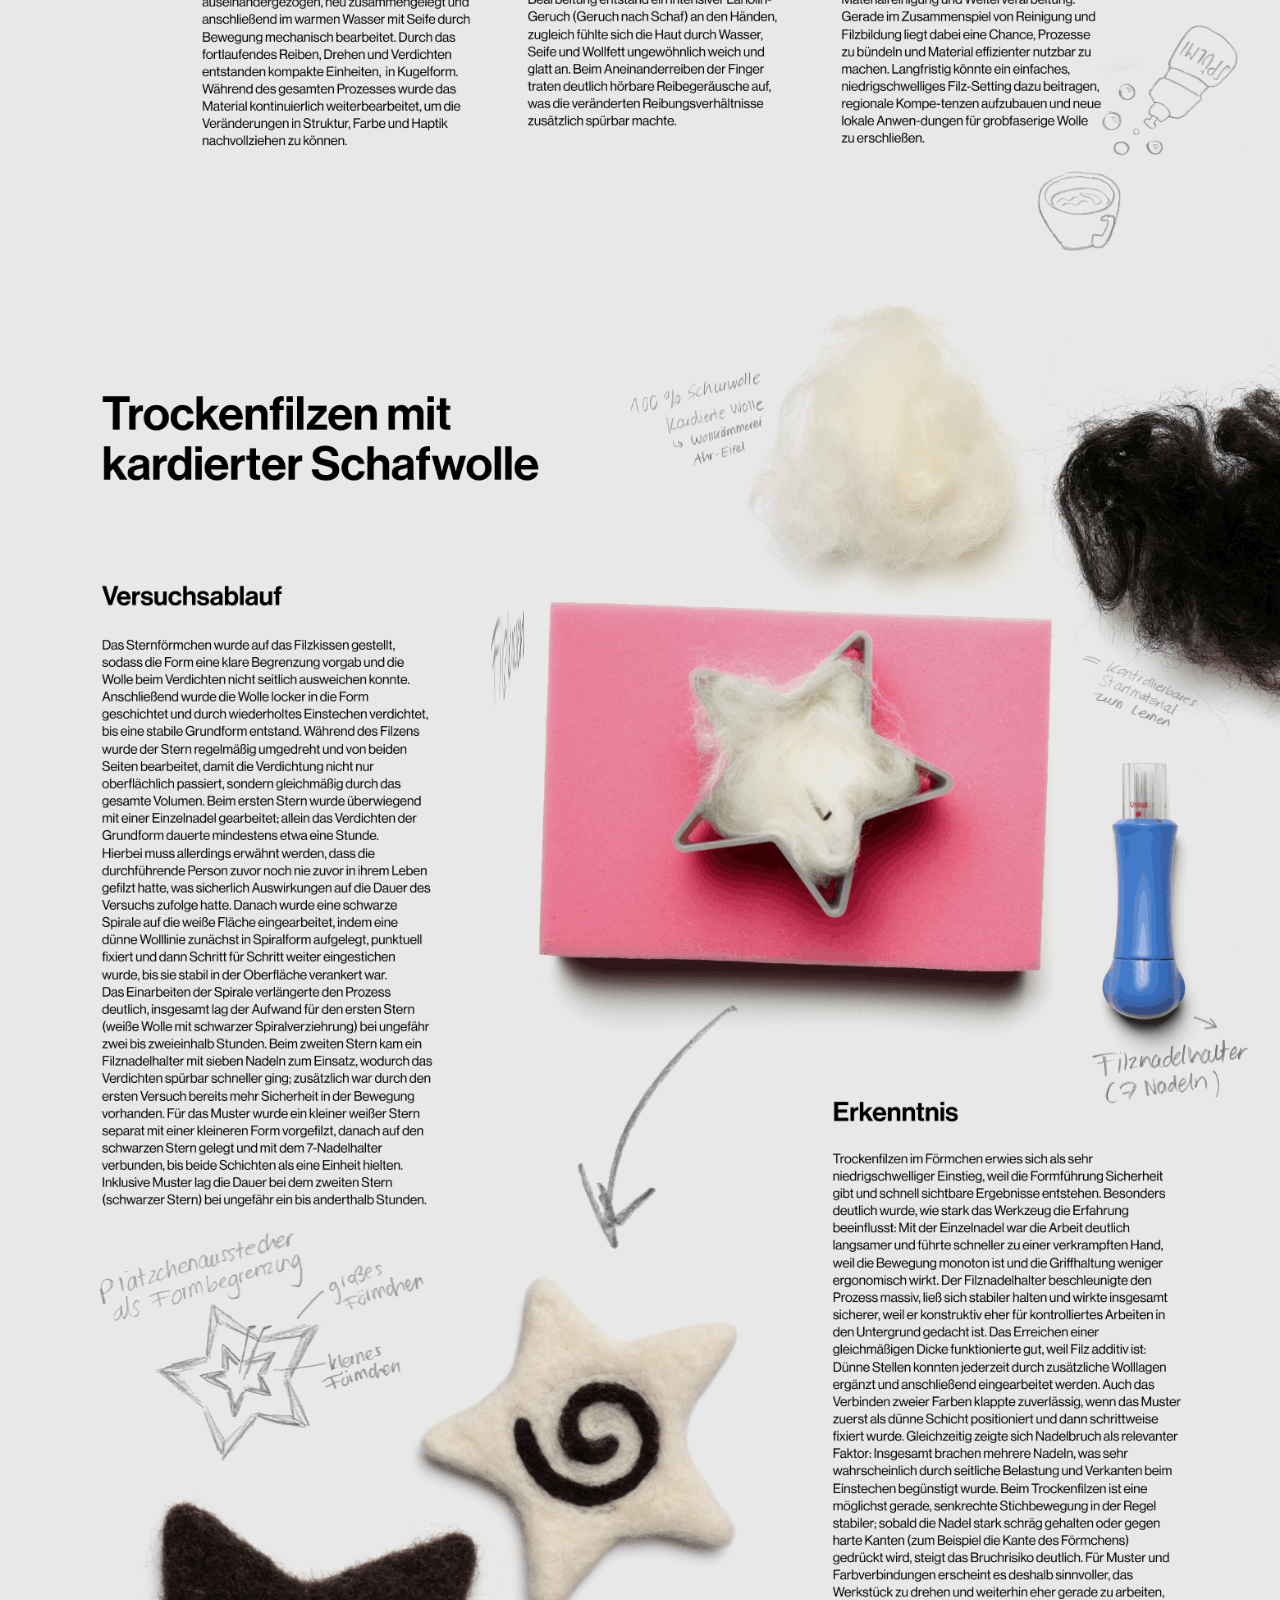
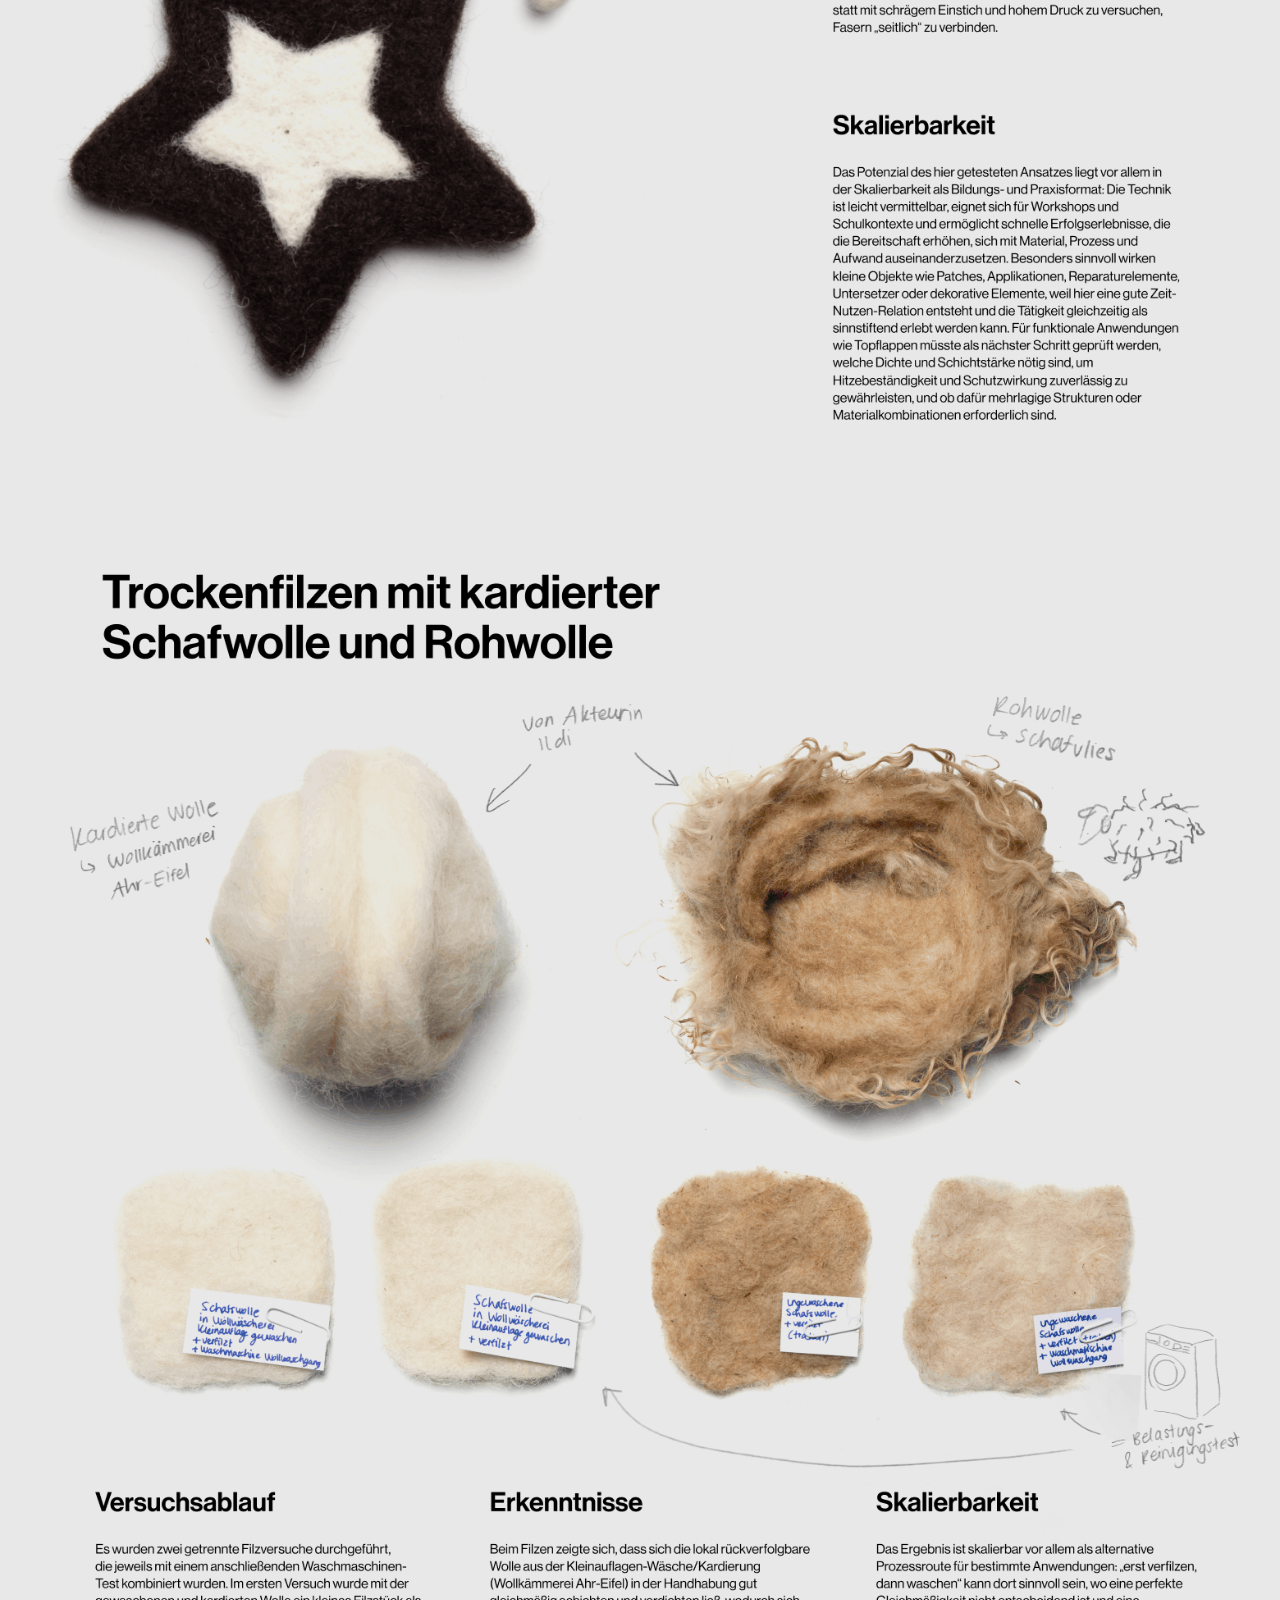
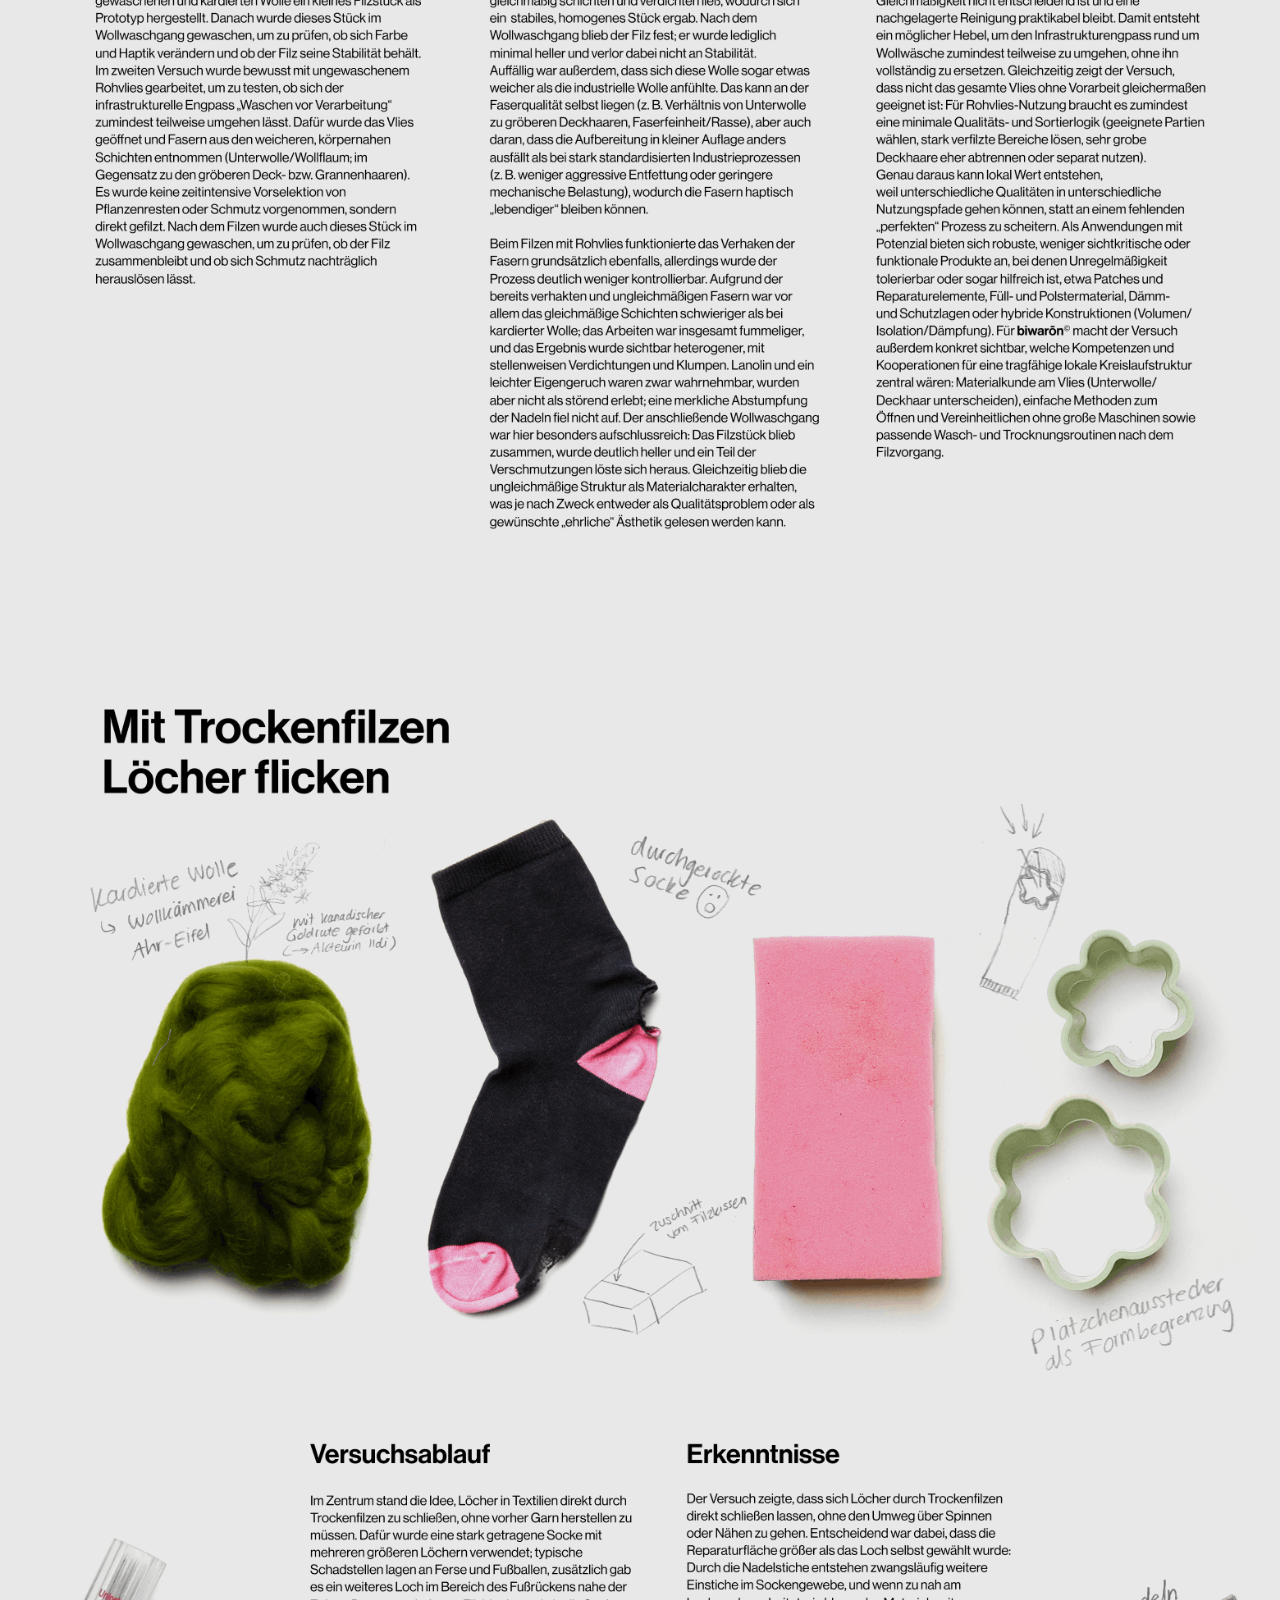
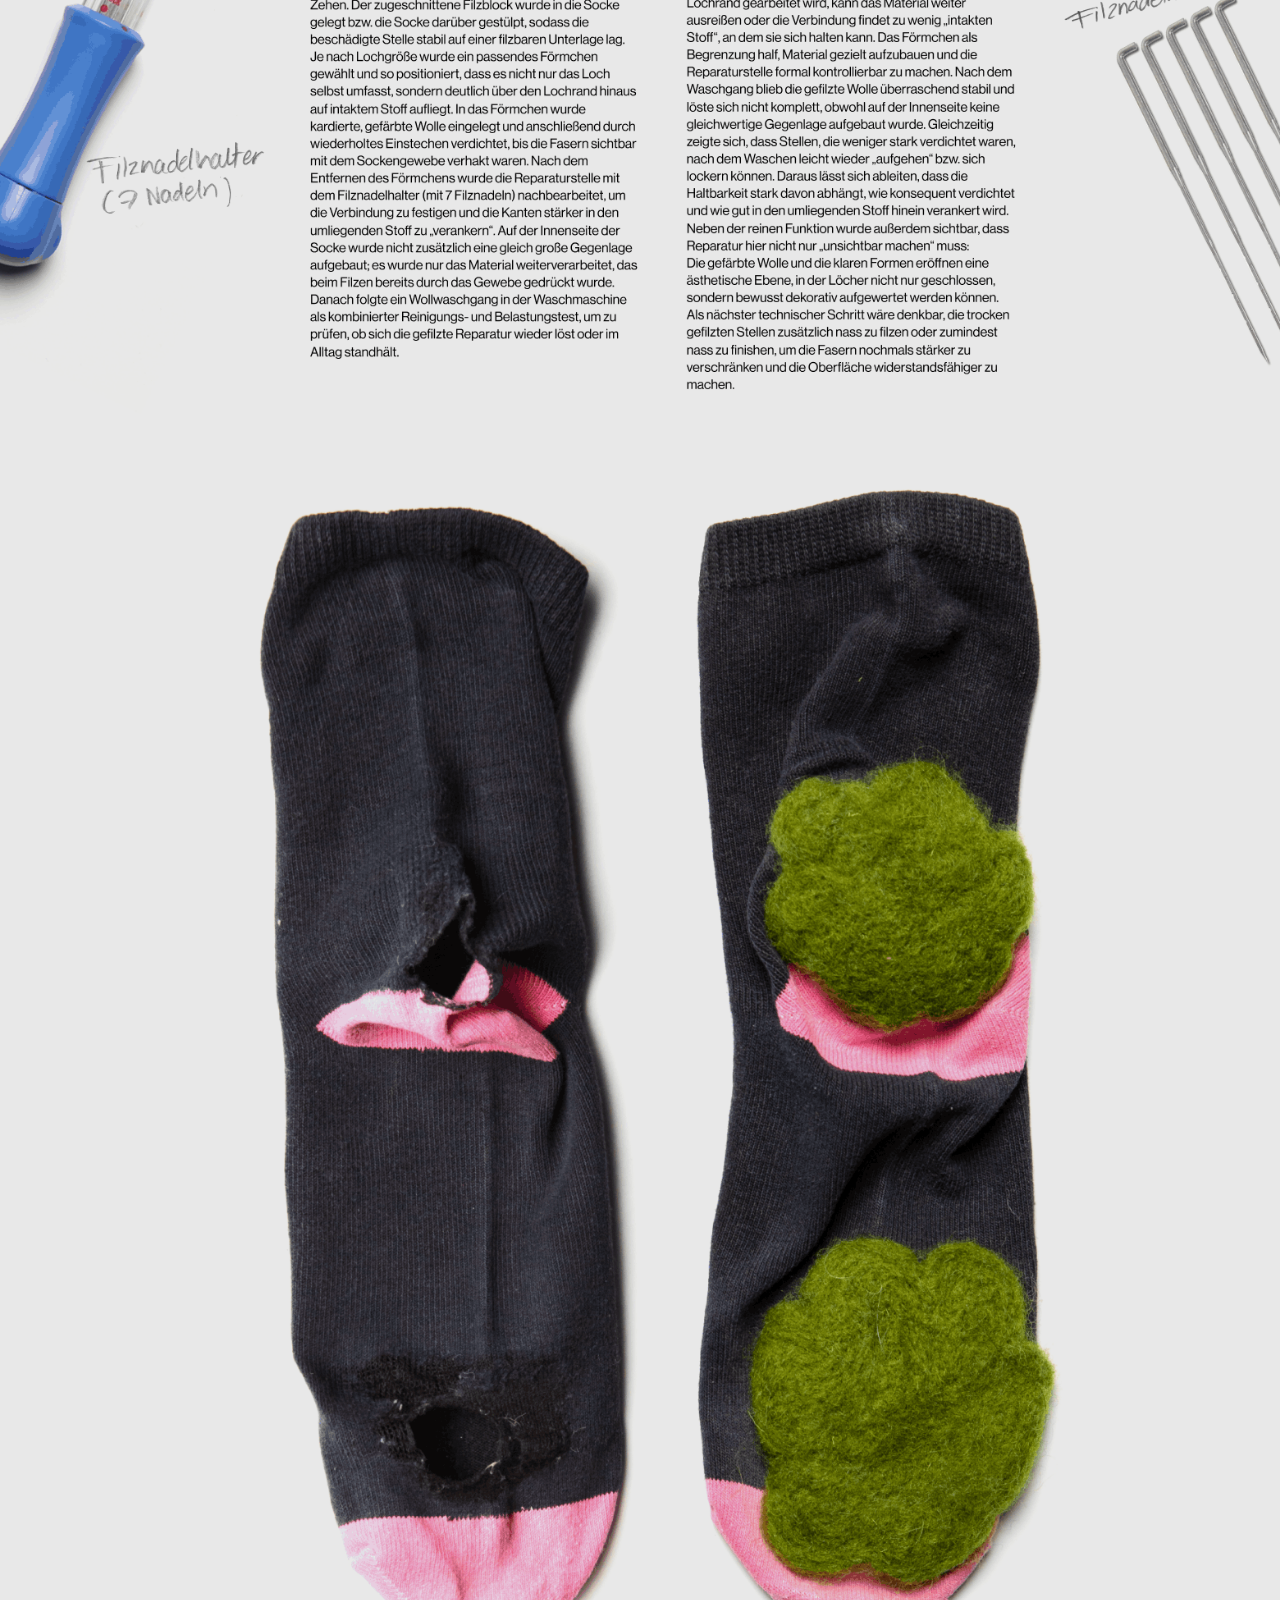
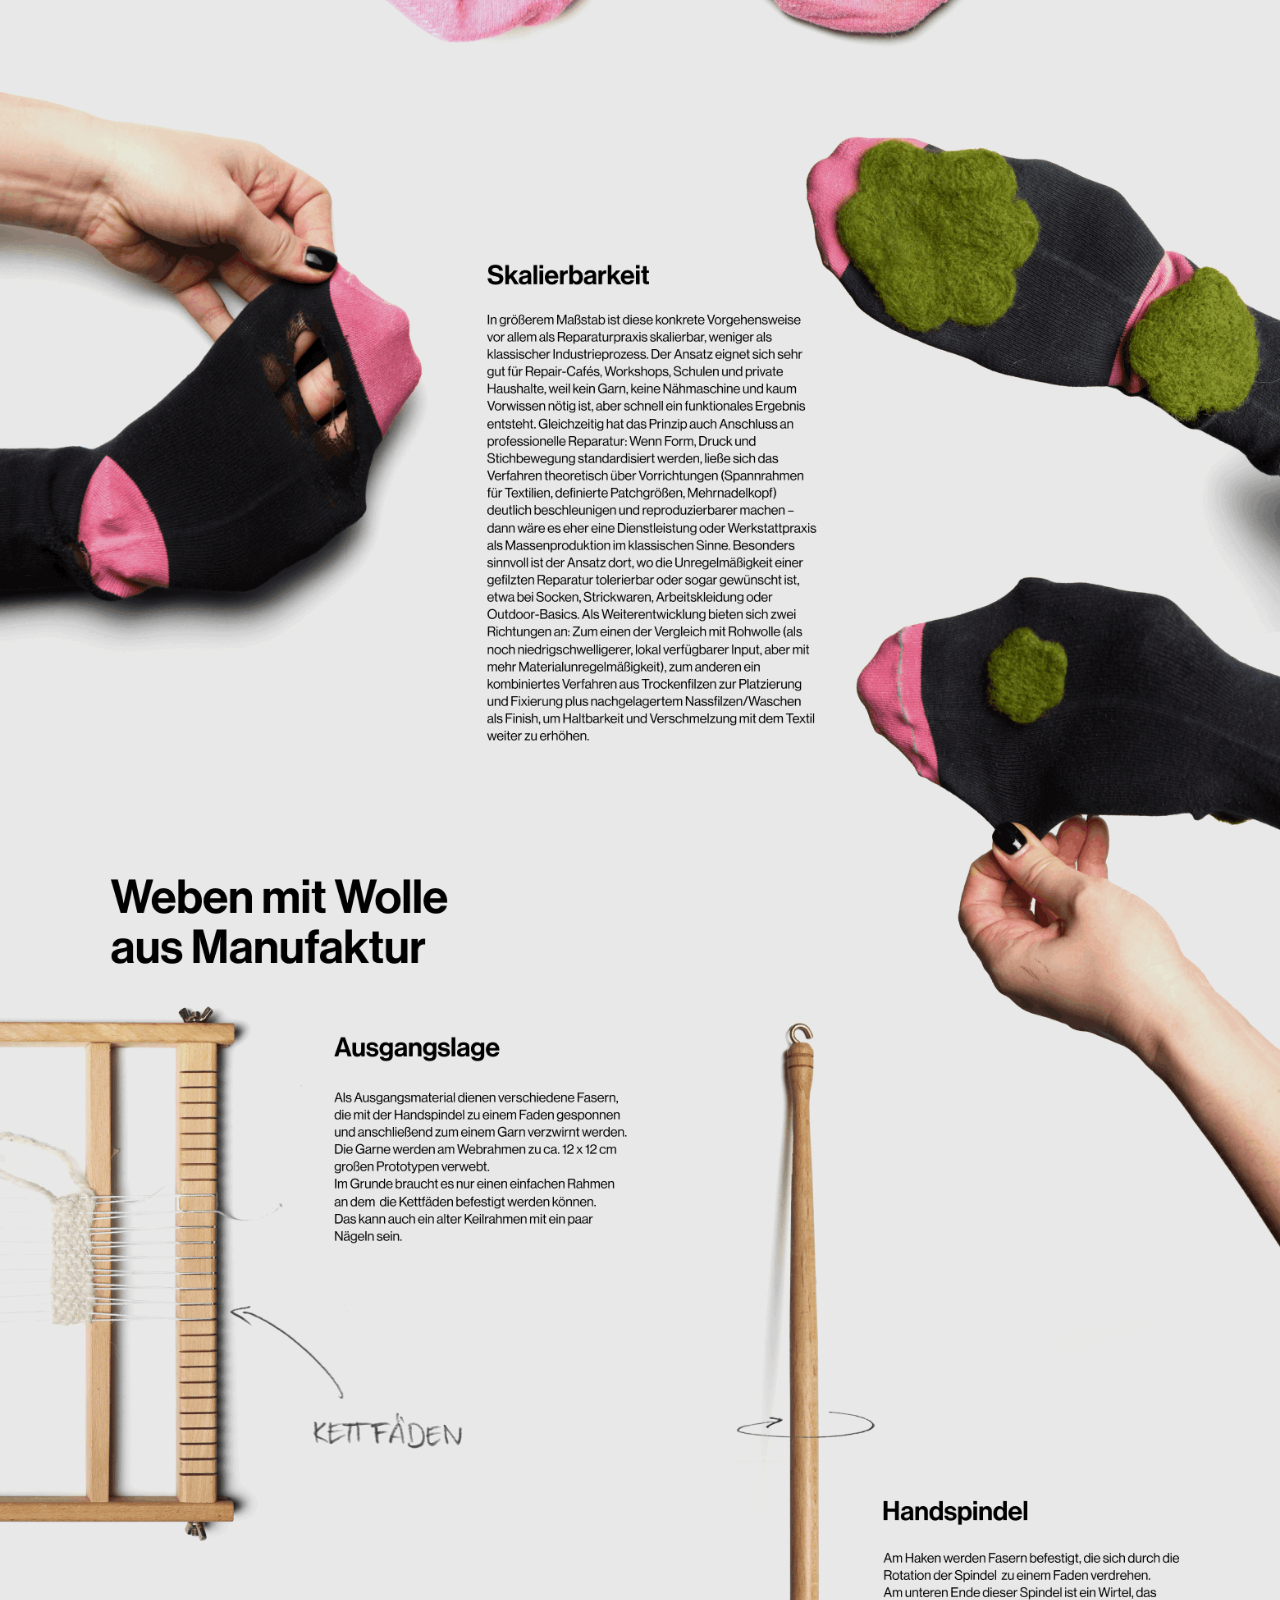
<file: forschung/index.html>
<!DOCTYPE html>
<html lang="de">
<head>
  <meta charset="UTF-8">
  <meta
    name="viewport"
    content="width=device-width, initial-scale=1.0, maximum-scale=1.0, user-scalable=no"
  >
  <title>Forschung</title>
  <link rel="stylesheet" href="../css/style.css">
</head>

<body class="page-forschung-view">
  <div class="page-scale-shell">
    <div class="page-scale-stage">
      <div class="page-scale-frame">
        <div class="page-forschung">

          <header class="site-header site-header--dark" aria-label="Hauptnavigation">
            <div class="site-header__inner">
              <a class="site-logo-link" href="../index.html" aria-label="Zur Landingpage">
                <img class="site-logo" src="../images/logo_schwarz.png" alt="">
              </a>

              <nav class="site-nav" aria-label="Primäre Navigation">
                <a href="../about/index.html">ABOUT</a>
                <a href="../textilsystem/index.html">TEXTILSYSTEM</a>
                <a href="../forschung/index.html">FORSCHUNG</a>
                <a href="../transformation/index.html">TRANSFORMATION</a>
                <a href="../aktivitaet/index.html">AKTIVITÄT-&gt;</a>
              </nav>

              <button
                class="menu-toggle"
                type="button"
                aria-expanded="false"
                aria-controls="mobile-menu"
                aria-label="Navigation öffnen"
              >
                <img class="menu-toggle__icon" src="../images/burger_schwarz.png" alt="">
              </button>

              <nav class="mobile-nav" id="mobile-menu" aria-label="Mobile Navigation">
                <a href="../about/index.html">ABOUT</a>
                <a href="../textilsystem/index.html">TEXTILSYSTEM</a>
                <a href="../forschung/index.html">FORSCHUNG</a>
                <a href="../transformation/index.html">TRANSFORMATION</a>
                <a href="../aktivitaet/index.html">AKTIVITÄT-&gt;</a>
              </nav>
            </div>
          </header>

          <main class="forschung-main">
            <section class="forschung-stage" aria-label="Forschung Bildkomposition">

              <div class="research-backgrounds" aria-hidden="true">
                <img class="research-background research-background--da" src="../images/DA.png" alt="" fetchpriority="high" loading="eager">
                <img class="research-background research-background--db" src="../images/DB.png" alt="" loading="eager">
                <img class="research-background research-background--dc" src="../images/DC.png" alt="" loading="lazy">
                <img class="research-background research-background--dd" src="../images/DD.png" alt="" loading="lazy">
                <img class="research-background research-background--de" src="../images/DE.png" alt="" loading="lazy">
                <img class="research-background research-background--df" src="../images/DF.png" alt="" loading="lazy">
              </div>

              <img class="research-image research-image--d1-1 reveal reveal-top-right" src="../images/D1_1.png" alt="" loading="lazy">
              <img class="research-image research-image--d1-2 reveal reveal-fade" src="../images/D1_2.png" alt="" loading="lazy">
              <img class="research-image research-image--d1-3 reveal reveal-top-right" src="../images/D1_3.png" alt="" loading="lazy">
              <img class="research-image research-image--d1-4 reveal reveal-fade" src="../images/D1_4.png" alt="" loading="lazy">

              <img class="research-image research-image--d2-1 reveal reveal-from-left" src="../images/D2_1.png" alt="" loading="lazy">
              <img class="research-image research-image--d2-2 wiggle-hover" src="../images/D2_2.png" alt="" loading="lazy">
              <img class="research-image research-image--d2-3 reveal reveal-from-left" src="../images/D2_3.png" alt="" loading="lazy">
              <img class="research-image research-image--d2-4 reveal reveal-from-left reveal-delay-2" src="../images/D2_4.png" alt="" loading="lazy">
              <img class="research-image research-image--d2-5 reveal reveal-top-left" src="../images/D2_5.png" alt="" loading="lazy">
              <img class="research-image research-image--d2-6 reveal reveal-from-left" src="../images/D2_6.png" alt="" loading="lazy">
              <img class="research-image research-image--d2-7 reveal reveal-from-left reveal-delay-2" src="../images/D2_7.png" alt="" loading="lazy">

              <img class="research-image research-image--d3-1 reveal reveal-fade" src="../images/D3_1.png" alt="" loading="lazy">

              <div class="research-module research-module--d3-2 reveal reveal-fade">
                <img class="research-image research-image--d3-2 wiggle-hover" src="../images/D3_2.png" alt="" loading="lazy">
              </div>

              <div class="research-module research-module--d3-3 reveal reveal-fade">
                <img class="research-image research-image--d3-3 wiggle-hover" src="../images/D3_3.png" alt="" loading="lazy">
              </div>

              <img class="research-image research-image--d3-4 reveal reveal-top-right" src="../images/D3_4.png" alt="" loading="lazy">

              <img class="research-image research-image--d4-1 reveal reveal-fade" src="../images/D4_1.png" alt="" loading="lazy">
              <img class="research-image research-image--d4-2 reveal reveal-fade" src="../images/D4_2.png" alt="" loading="lazy">
              <img class="research-image research-image--d4-3 reveal reveal-fade" src="../images/D4_3.png" alt="" loading="lazy">
              <img class="research-image research-image--d4-4 reveal reveal-down" src="../images/D4_4.png" alt="" loading="lazy">

              <div class="research-module research-module--d4-5 reveal reveal-fade">
                <img class="research-image research-image--d4-5 wiggle-hover" src="../images/D4_5.png" alt="" loading="lazy">
              </div>

              <div class="research-module research-module--d4-6 reveal reveal-fade">
                <img class="research-image research-image--d4-6 wiggle-hover" src="../images/D4_6.png" alt="" loading="lazy">
              </div>

              <img class="research-image research-image--d4-7 reveal reveal-down" src="../images/D4_7.png" alt="" loading="lazy">

              <img class="research-image research-image--d5-1 reveal reveal-down" src="../images/D5_1.png" alt="" loading="lazy">

              <div class="research-module research-module--d5-2 reveal reveal-fade">
                <img class="research-image research-image--d5-2 wiggle-hover" src="../images/D5_2.png" alt="" loading="lazy">
              </div>

              <img class="research-image research-image--d5-3 reveal reveal-from-right" src="../images/D5_3.png" alt="" loading="lazy">

              <img class="research-image research-image--d6-1 reveal reveal-fade" src="../images/D6_1.png" alt="" loading="lazy">

              <div class="research-module research-module--d6-2 reveal reveal-fade">
                <img class="research-image research-image--d6-2 crazy-shake-hover" src="../images/D6_2.png" alt="" loading="lazy">
              </div>

              <img class="research-image research-image--d6-3 reveal reveal-fade" src="../images/D6_3.png" alt="" loading="lazy">
              <img class="research-image research-image--d6-4 reveal reveal-fade" src="../images/D6_4.png" alt="" loading="lazy">
              <img class="research-image research-image--d6-5 reveal reveal-bottom-right" src="../images/D6_5.png" alt="" loading="lazy">
              <img class="research-image research-image--d6-6 reveal reveal-bottom-right" src="../images/D6_6.png" alt="" loading="lazy">
              <img class="research-image research-image--d6-7 reveal reveal-from-left" src="../images/D6_7.png" alt="" loading="lazy">
              <img class="research-image research-image--d6-8 reveal reveal-from-left" src="../images/D6_8.png" alt="" loading="lazy">
              <img class="research-image research-image--d6-9 reveal reveal-from-left" src="../images/D6_9.png" alt="" loading="lazy">

              <img class="research-image research-image--d7-1 reveal reveal-fade" src="../images/D7_1.png" alt="" loading="lazy">
              <img class="research-image research-image--d7-2 reveal reveal-fade" src="../images/D7_2.png" alt="" loading="lazy">
              <img class="research-image research-image--d7-3 reveal reveal-fade" src="../images/D7_3.png" alt="" loading="lazy">

              <div class="research-module research-module--d7-4 reveal reveal-fade">
                <img class="research-image research-image--d7-4 wiggle-hover" src="../images/D7_4.png" alt="" loading="lazy">
              </div>

              <img class="research-image research-image--d7-5 reveal reveal-fade" src="../images/D7_5.png" alt="" loading="lazy">
              <img class="research-image research-image--d7-6 reveal reveal-fade" src="../images/D7_6.png" alt="" loading="lazy">

              <div class="research-module research-module--d7-7 reveal reveal-top-right">
                <img class="research-image research-image--d7-7 crazy-shake-hover" src="../images/D7_7.png" alt="" loading="lazy">
              </div>

            </section>
          </main>

          <footer class="site-footer" aria-hidden="true">
            <img class="site-footer__image" src="../images/footer_box.png" alt="" loading="lazy">
          </footer>

        </div>
      </div>
    </div>
  </div>

  <script src="../js/script.js" defer></script>
</body>
</html>
</file>
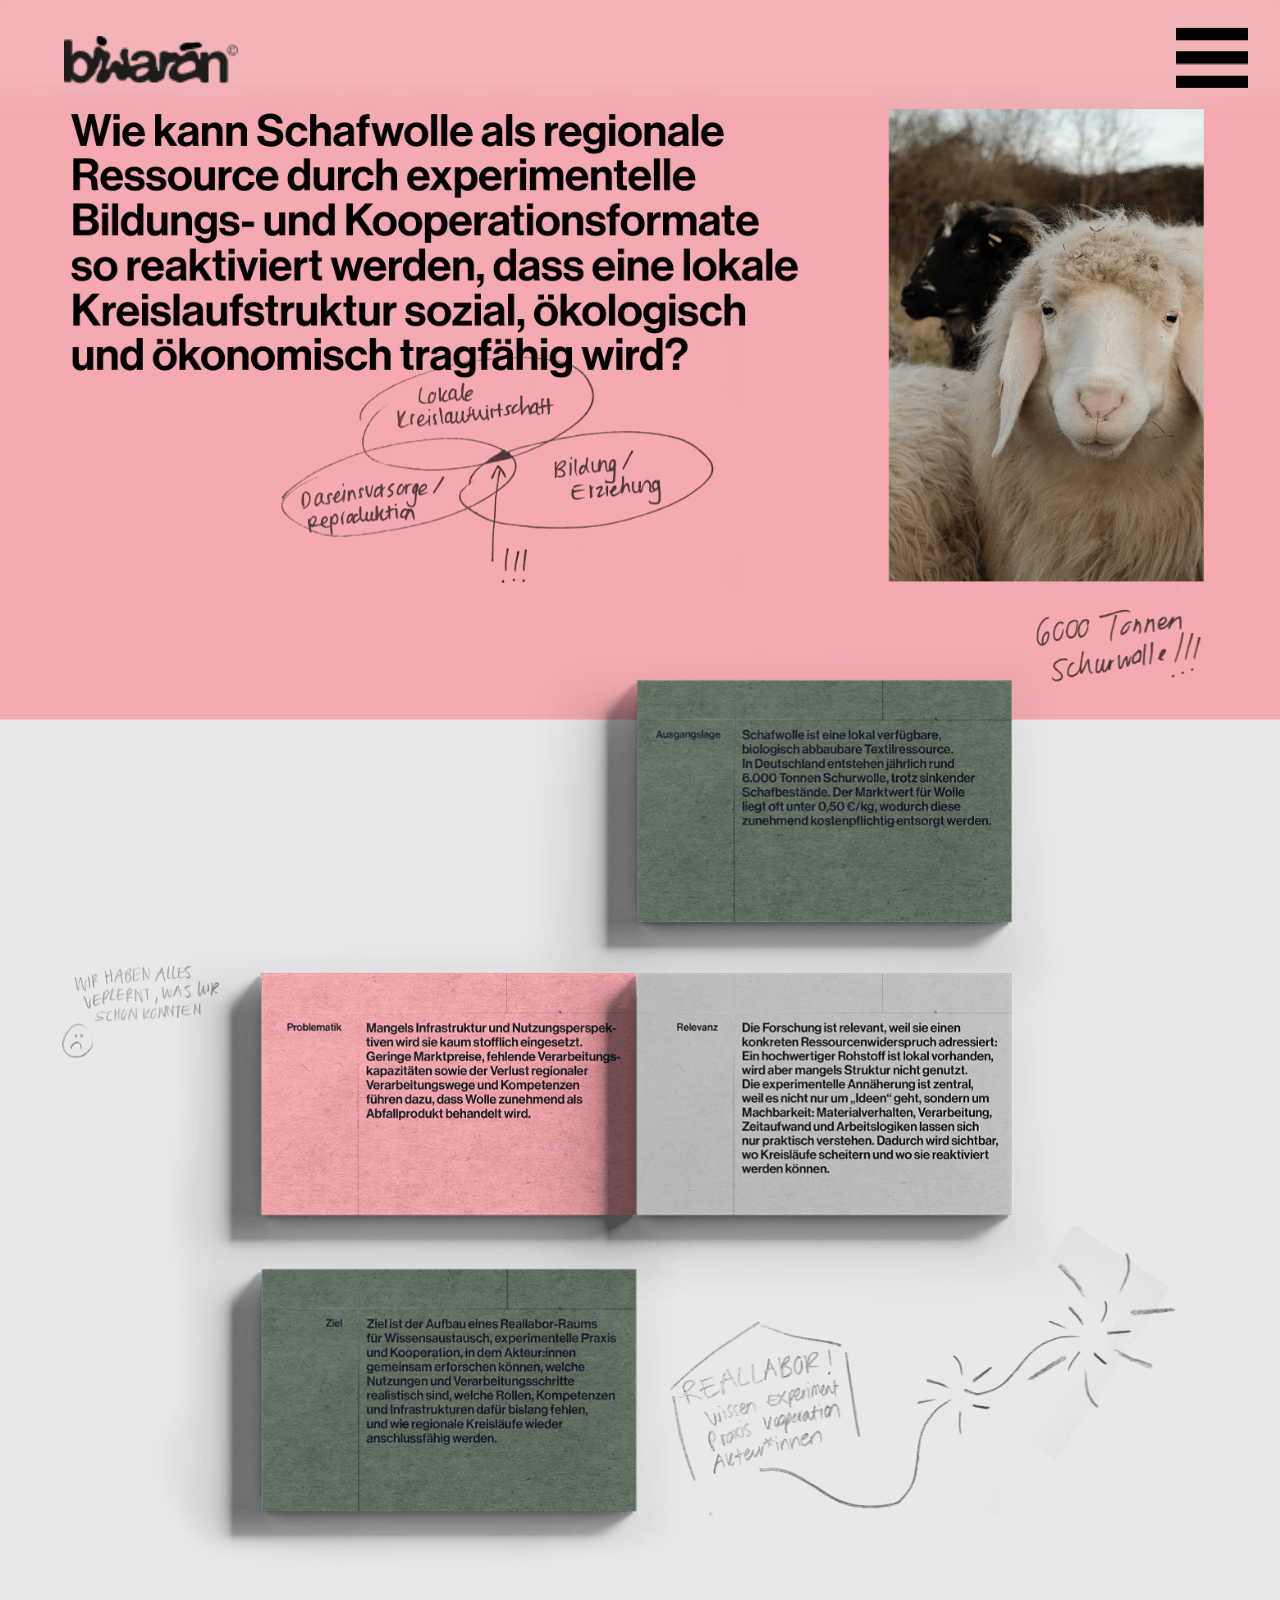
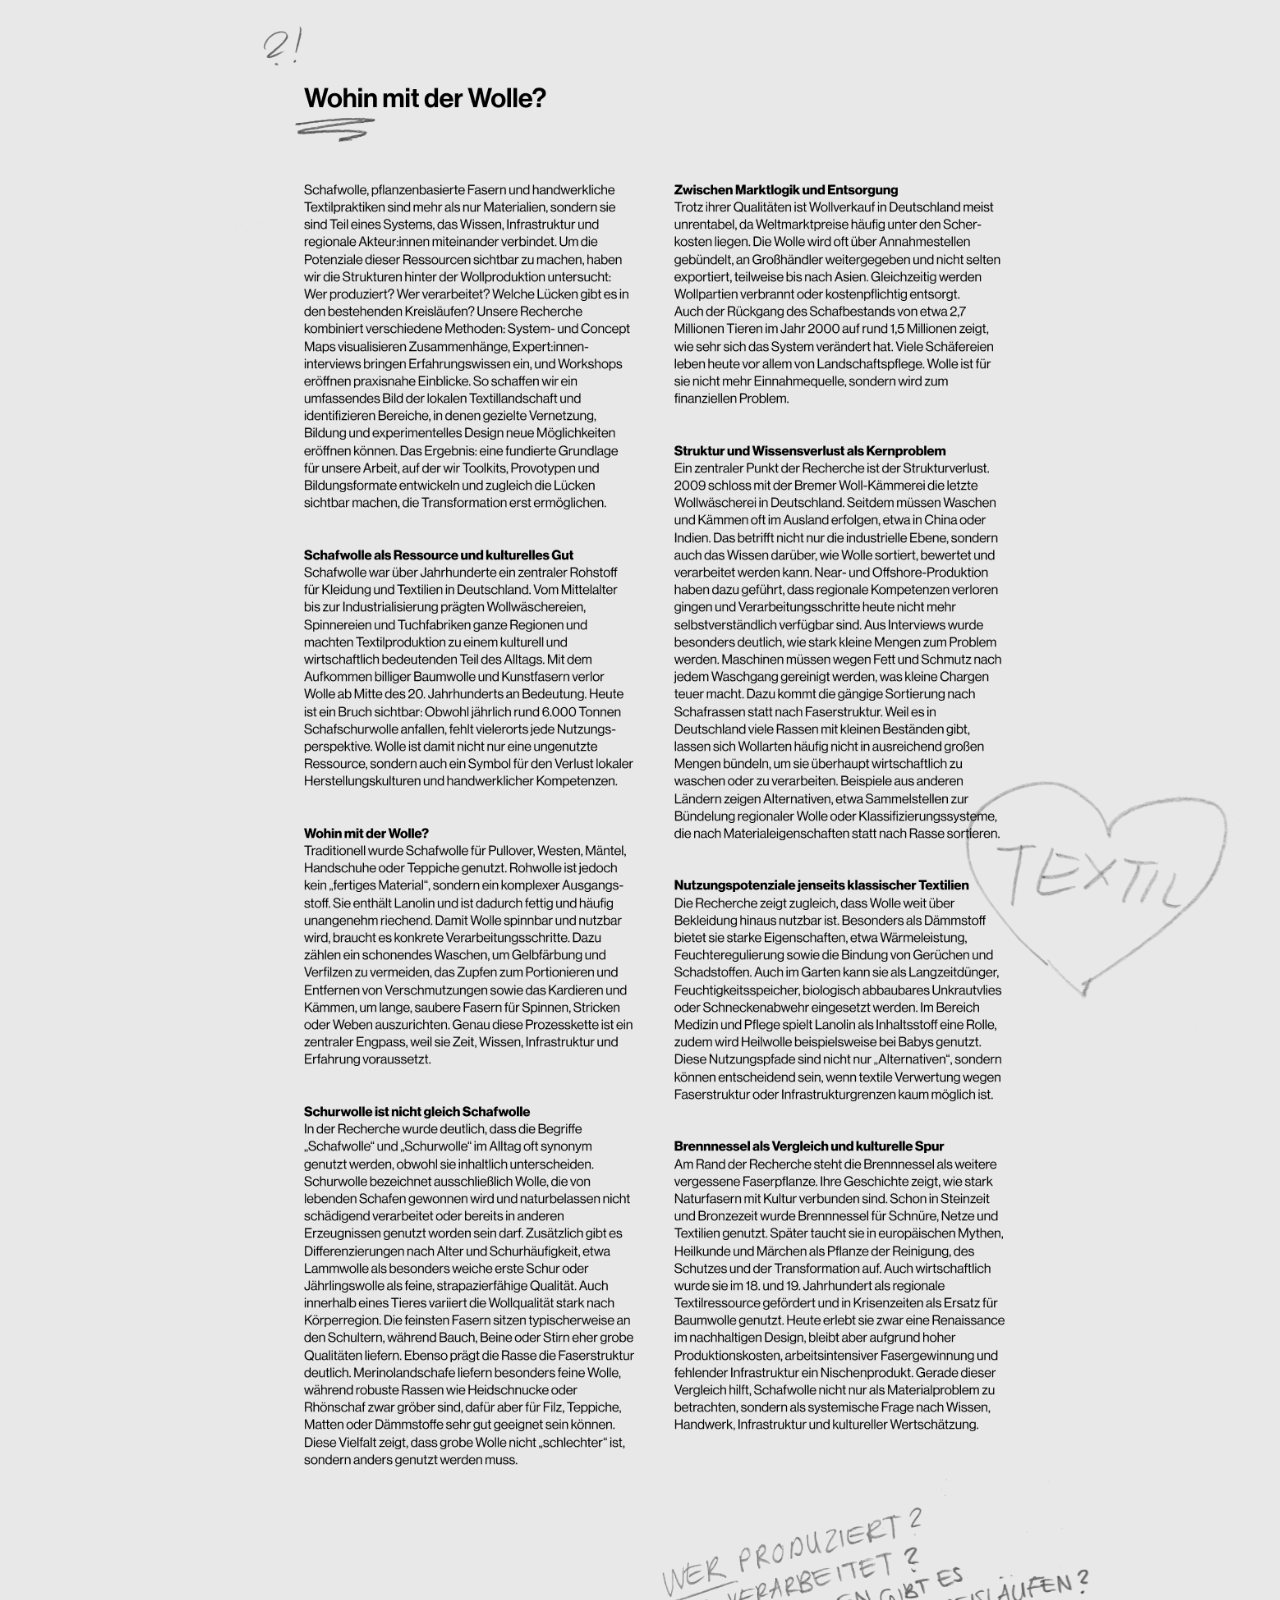
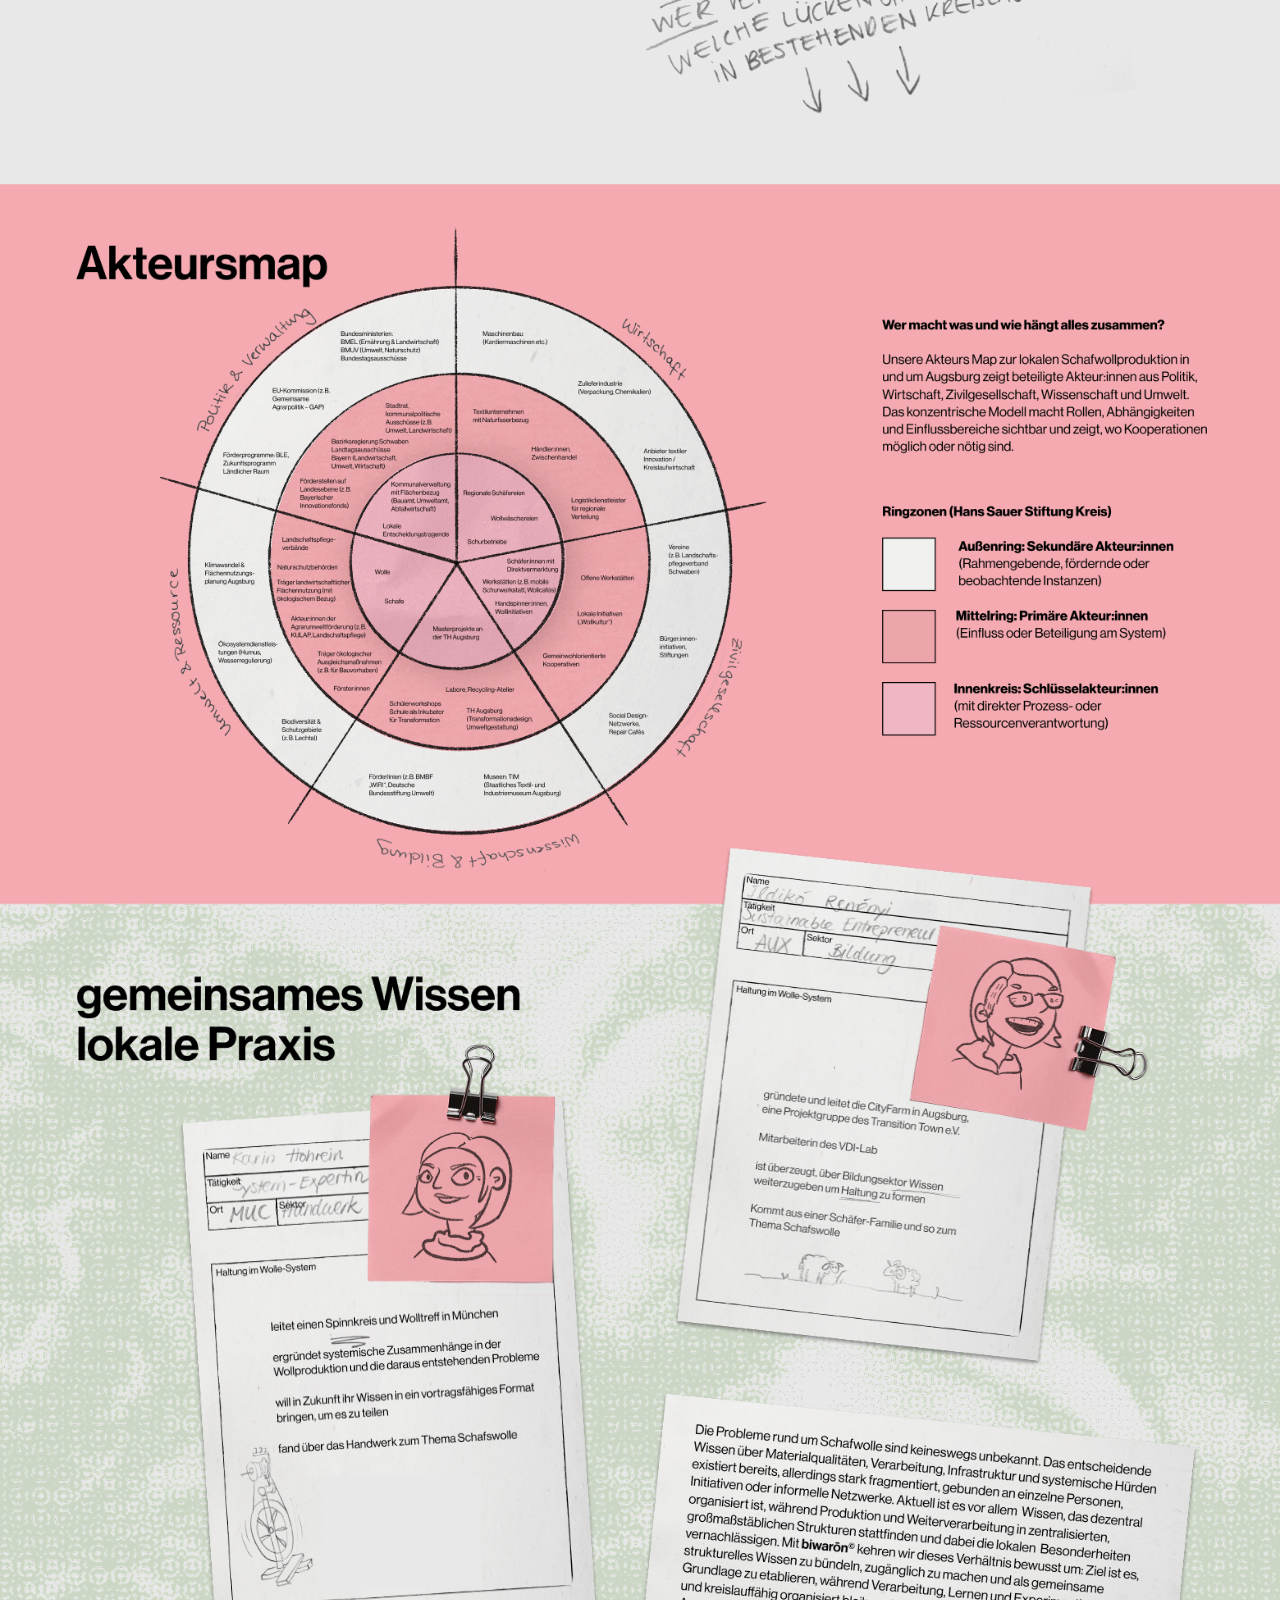
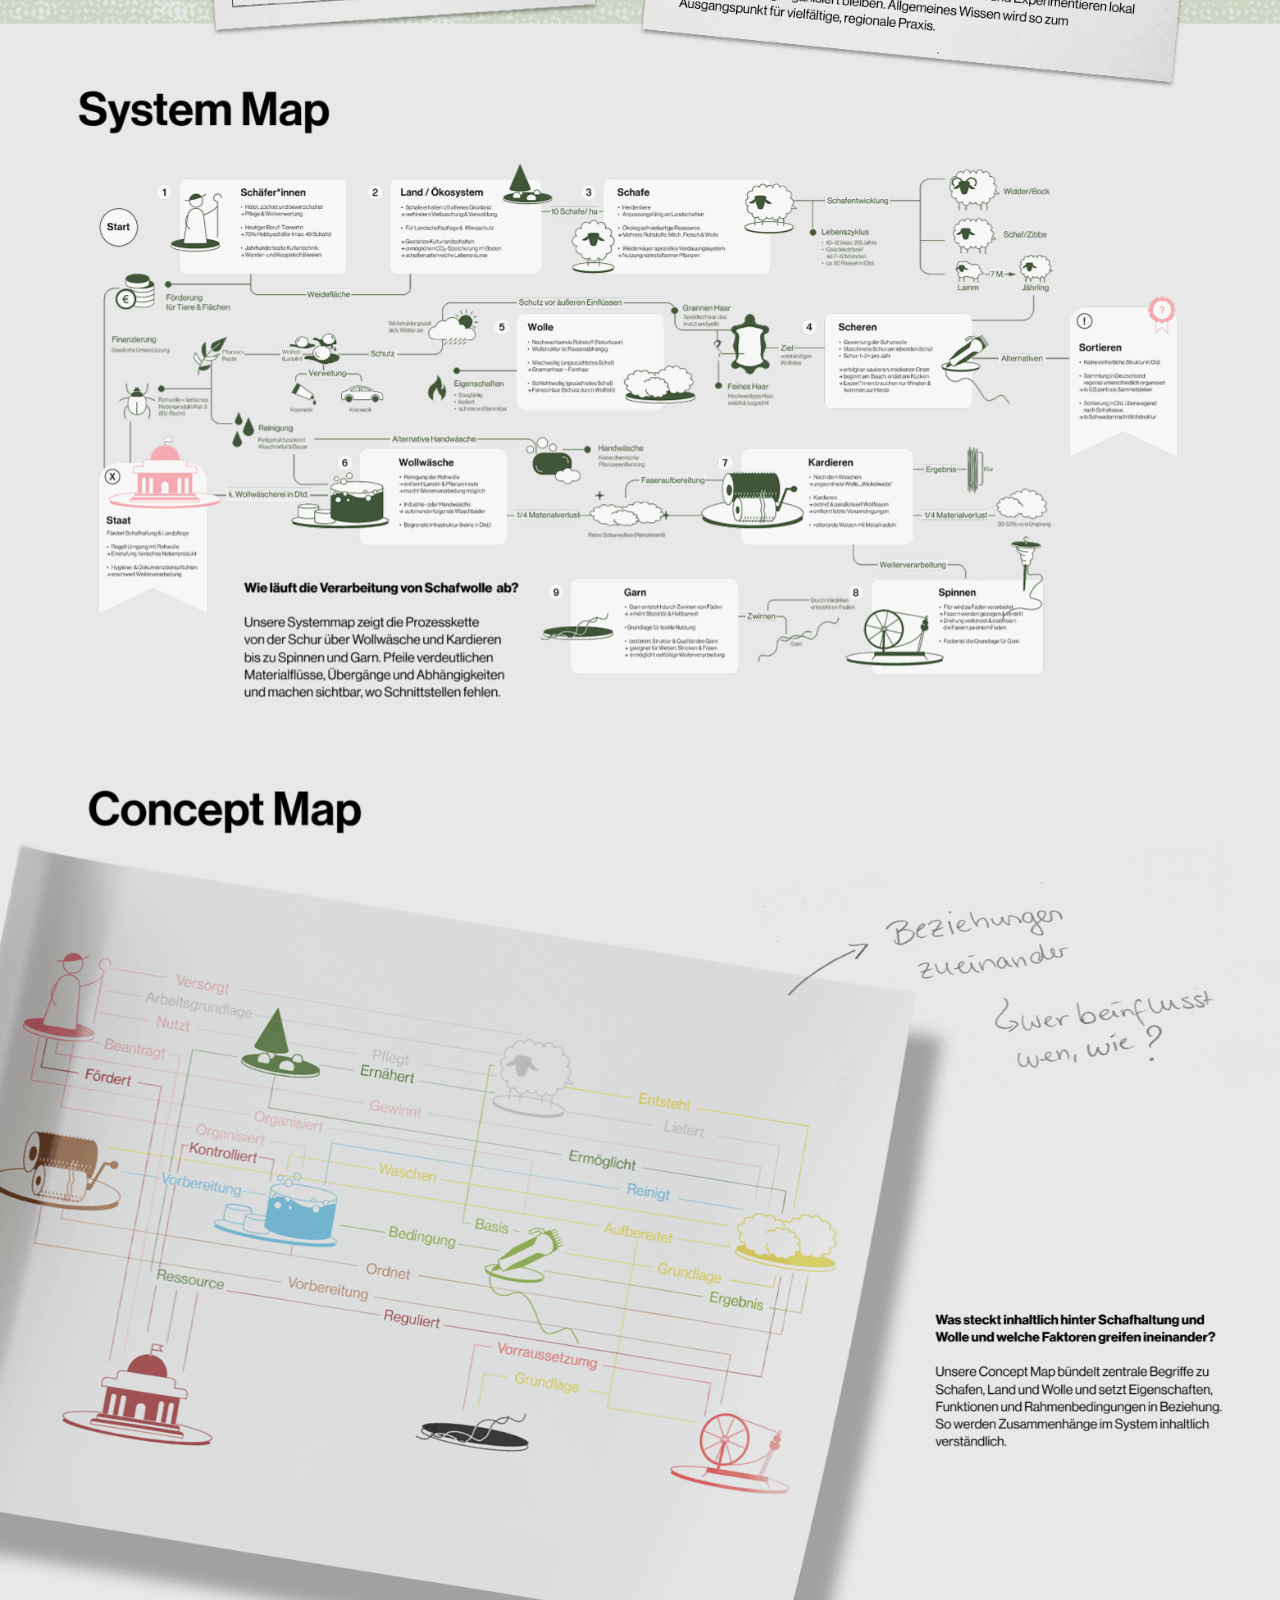
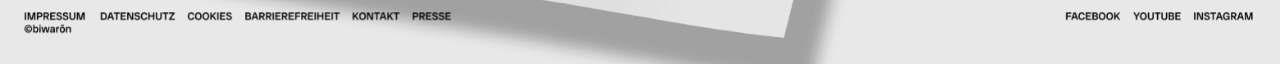
<file: textilsystem/index.html>
<!DOCTYPE html>
<html lang="de">
<head>
  <meta charset="UTF-8">
  <meta
    name="viewport"
    content="width=device-width, initial-scale=1.0, maximum-scale=1.0, user-scalable=no"
  >
  <title>Textilsystem</title>
  <link rel="stylesheet" href="../css/style.css">
</head>

<body class="page-textilsystem-view">
  <div class="page-scale-shell">
    <div class="page-scale-stage">
      <div class="page-scale-frame">
        <div class="page-textilsystem">

          <header class="site-header site-header--dark" aria-label="Hauptnavigation">
            <div class="site-header__inner">
              <a class="site-logo-link" href="../index.html" aria-label="Zur Landingpage">
                <img class="site-logo" src="../images/logo_schwarz.png" alt="">
              </a>

              <nav class="site-nav" aria-label="Primäre Navigation">
                <a href="../about/index.html">ABOUT</a>
                <a href="../textilsystem/index.html">TEXTILSYSTEM</a>
                <a href="../forschung/index.html">FORSCHUNG</a>
                <a href="../transformation/index.html">TRANSFORMATION</a>
                <a href="../aktivitaet/index.html">AKTIVITÄT-&gt;</a>
              </nav>

              <button
                class="menu-toggle"
                type="button"
                aria-expanded="false"
                aria-controls="mobile-menu"
                aria-label="Navigation öffnen"
              >
                <img class="menu-toggle__icon" src="../images/burger_schwarz.png" alt="">
              </button>

              <nav class="mobile-nav" id="mobile-menu" aria-label="Mobile Navigation">
                <a href="../about/index.html">ABOUT</a>
                <a href="../textilsystem/index.html">TEXTILSYSTEM</a>
                <a href="../forschung/index.html">FORSCHUNG</a>
                <a href="../transformation/index.html">TRANSFORMATION</a>
                <a href="../aktivitaet/index.html">AKTIVITÄT-&gt;</a>
              </nav>
            </div>
          </header>

          <main class="textilsystem-main">
            <section class="textilsystem-stage" aria-label="Textilsystem Bildkomposition">

              <img
                class="textil-image textil-image--c1"
                src="../images/C1.png"
                alt=""
                loading="eager"
              >

              <img
                class="textil-image textil-image--c1-2 reveal reveal-fade"
                src="../images/C1_2.png"
                alt=""
                loading="lazy"
              >

              <div class="textil-module textil-module--c1-3 reveal reveal-fade">
                <img
                  class="textil-image textil-image--c1-3 wiggle-hover"
                  src="../images/C1_3.png"
                  alt=""
                  loading="lazy"
                >
              </div>

              <img
                class="textil-image textil-image--c2"
                src="../images/C2.png"
                alt=""
                loading="lazy"
              >

              <img
                class="textil-image textil-image--c2-2 reveal reveal-fade"
                src="../images/C2_2.png"
                alt=""
                loading="lazy"
              >

              <img
                class="textil-image textil-image--c2-3 reveal reveal-from-right"
                src="../images/C2_3.png"
                alt=""
                loading="lazy"
              >

              <img
                class="textil-image textil-image--c3"
                src="../images/C3.png"
                alt=""
                loading="lazy"
              >

              <img
                class="textil-image textil-image--c3-2 reveal reveal-from-left"
                src="../images/C3_2.png"
                alt=""
                loading="lazy"
              >

              <div class="textil-module textil-module--c3-3 reveal reveal-from-right">
                <img
                  class="textil-image textil-image--c3-3 wiggle-hover"
                  src="../images/C3_3.png"
                  alt=""
                  loading="lazy"
                >
              </div>

              <div class="textil-module textil-module--c3-4 reveal reveal-down">
                <img
                  class="textil-image textil-image--c3-4 pointing-hover"
                  src="../images/C3_4.png"
                  alt=""
                  loading="lazy"
                >
              </div>

              <img
                class="textil-image textil-image--c4"
                src="../images/C4.png"
                alt=""
                loading="lazy"
              >

              <img
                class="textil-image textil-image--c4-2 reveal reveal-fade"
                src="../images/C4_2.png"
                alt=""
                loading="lazy"
              >

              <img
                class="textil-image textil-image--c4-3 reveal reveal-down"
                src="../images/C4_3.png"
                alt=""
                loading="lazy"
              >

              <img
                class="textil-image textil-image--c5"
                src="../images/C5.png"
                alt=""
                loading="lazy"
              >

              <img
                class="textil-image textil-image--c6 reveal reveal-bottom-left"
                src="../images/C6.png"
                alt=""
                loading="lazy"
              >

              <img
                class="textil-image textil-image--c6-2 reveal reveal-bottom-left reveal-delay-2"
                src="../images/C6_2.png"
                alt=""
                loading="lazy"
              >

            </section>
          </main>

          <footer class="site-footer" aria-hidden="true">
            <img
              class="site-footer__image"
              src="../images/footer_box.png"
              alt=""
              loading="lazy"
            >
          </footer>

        </div>
      </div>
    </div>
  </div>

  <script src="../js/script.js" defer></script>
</body>
</html>
</file>
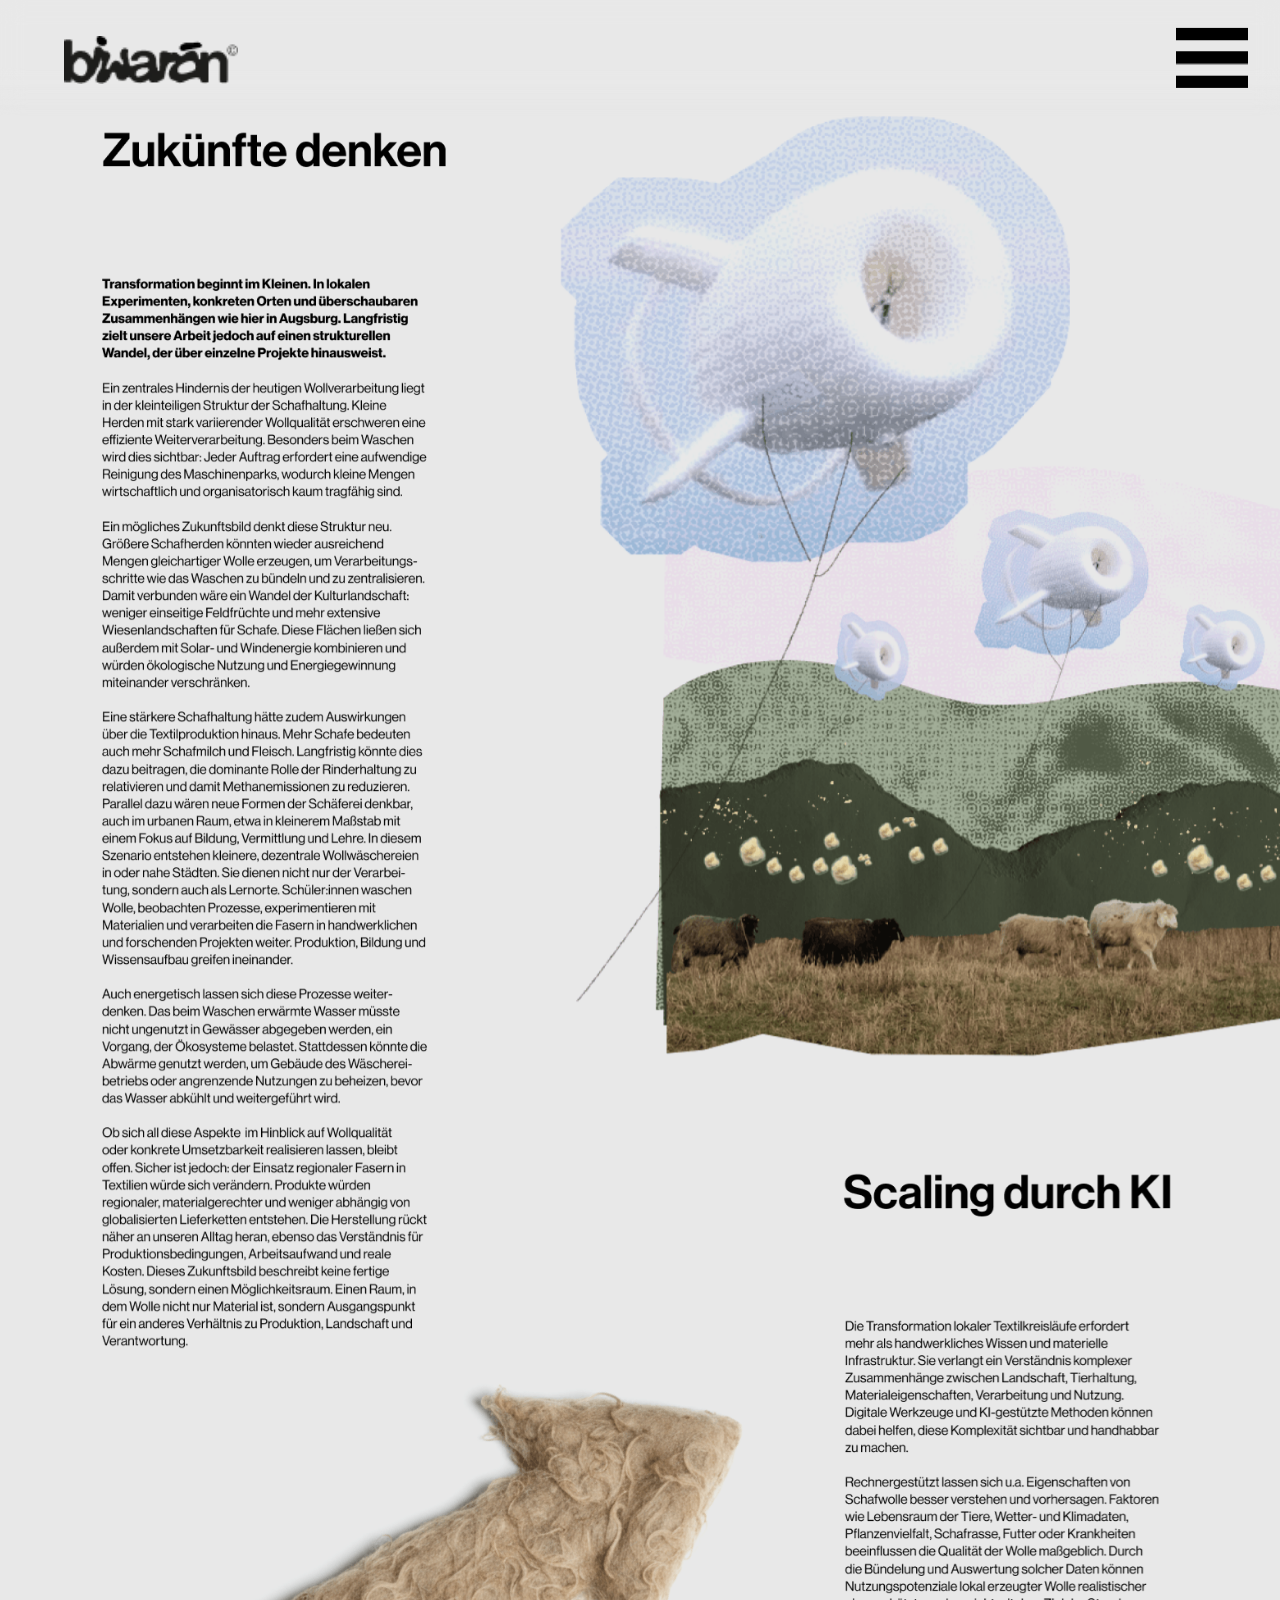
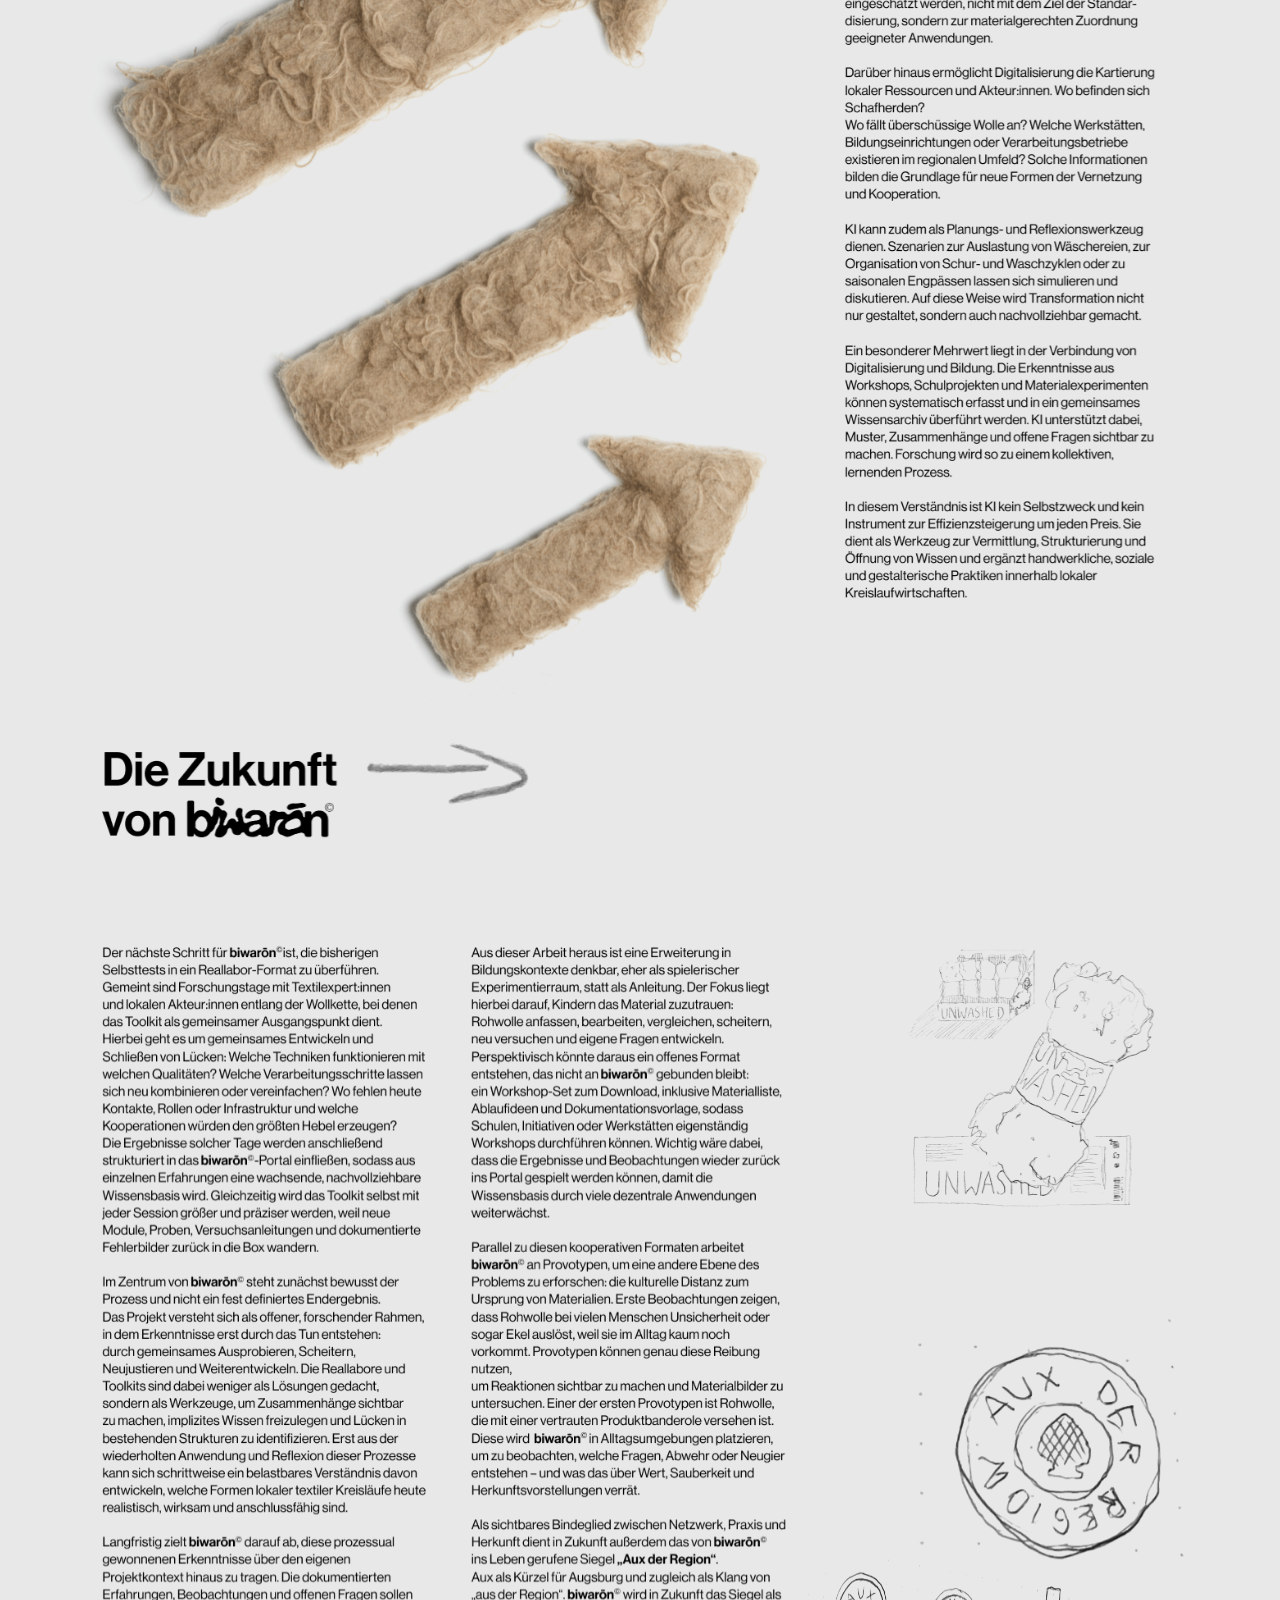
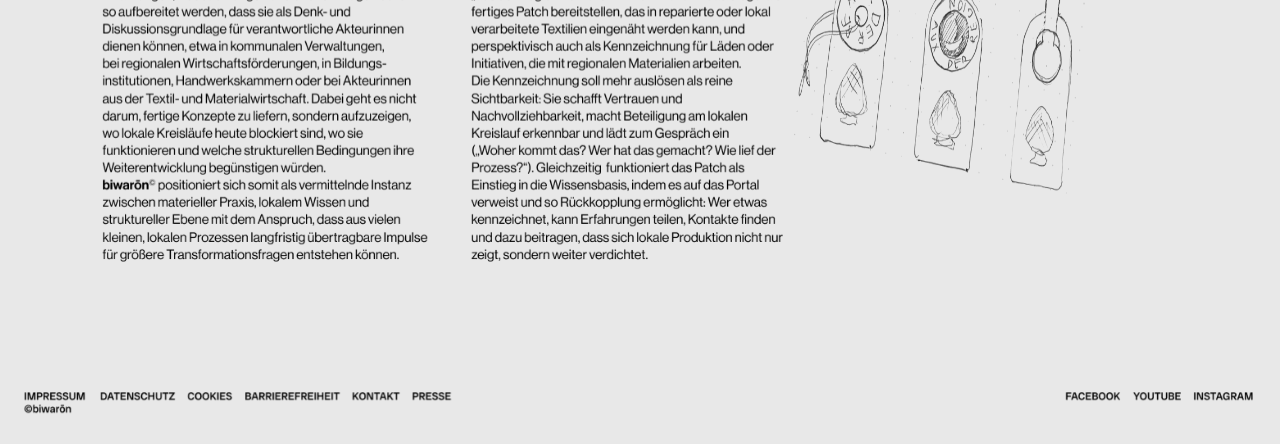
<file: transformation/index.html>
<!DOCTYPE html>
<html lang="de">
<head>
  <meta charset="UTF-8">
  <meta
    name="viewport"
    content="width=device-width, initial-scale=1.0, maximum-scale=1.0, user-scalable=no"
  >
  <title>Transformation</title>
  <link rel="stylesheet" href="../css/style.css">
</head>

<body class="page-transformation-view">
  <div class="page-scale-shell">
    <div class="page-scale-stage">
      <div class="page-scale-frame">
        <div class="page-transformation">

          <header class="site-header site-header--dark" aria-label="Hauptnavigation">
            <div class="site-header__inner">
              <a class="site-logo-link" href="../index.html" aria-label="Zur Landingpage">
                <img class="site-logo" src="../images/logo_schwarz.png" alt="">
              </a>

              <nav class="site-nav" aria-label="Primäre Navigation">
                <a href="../about/index.html">ABOUT</a>
                <a href="../textilsystem/index.html">TEXTILSYSTEM</a>
                <a href="../forschung/index.html">FORSCHUNG</a>
                <a href="../transformation/index.html">TRANSFORMATION</a>
                <a href="../aktivitaet/index.html">AKTIVITÄT-&gt;</a>
              </nav>

              <button
                class="menu-toggle"
                type="button"
                aria-expanded="false"
                aria-controls="mobile-menu"
                aria-label="Navigation öffnen"
              >
                <img class="menu-toggle__icon" src="../images/burger_schwarz.png" alt="">
              </button>

              <nav class="mobile-nav" id="mobile-menu" aria-label="Mobile Navigation">
                <a href="../about/index.html">ABOUT</a>
                <a href="../textilsystem/index.html">TEXTILSYSTEM</a>
                <a href="../forschung/index.html">FORSCHUNG</a>
                <a href="../transformation/index.html">TRANSFORMATION</a>
                <a href="../aktivitaet/index.html">AKTIVITÄT-&gt;</a>
              </nav>
            </div>
          </header>

          <main class="transformation-main">
            <section class="transformation-stage" aria-label="Transformation Bildkomposition">

              <img
                class="transformation-image transformation-image--e1-1 reveal reveal-fade"
                src="../images/E1_1.png"
                alt=""
                loading="eager"
              >

              <img
                class="transformation-image transformation-image--e1-2 reveal reveal-fade transformation-reveal--slow transformation-reveal--delay-1"
                src="../images/E1_2.png"
                alt=""
                loading="eager"
              >

              <div class="transformation-module transformation-module--e1-3 reveal reveal-bottom-left transformation-reveal--fast">
                <img
                  class="transformation-image transformation-image--e1-3 pointing-diagonal-hover"
                  src="../images/E1_3.png"
                  alt=""
                  loading="lazy"
                >
              </div>

              <img
                class="transformation-image transformation-image--e1-4 reveal reveal-bottom-left transformation-reveal--fast transformation-reveal--delay-2"
                src="../images/E1_4.png"
                alt=""
                loading="lazy"
              >

              <img
                class="transformation-image transformation-image--e2-1 reveal reveal-from-left transformation-sequence--1"
                src="../images/E2_1.png"
                alt=""
                loading="lazy"
              >

              <img
                class="transformation-image transformation-image--e2-2 reveal reveal-from-left transformation-sequence--2"
                src="../images/E2_2.png"
                alt=""
                loading="lazy"
              >

              <div class="transformation-module transformation-module--e2-3 reveal reveal-from-left transformation-sequence--3">
                <img
                  class="transformation-image transformation-image--e2-3 wiggle-hover"
                  src="../images/E2_3.png"
                  alt=""
                  loading="lazy"
                >
              </div>

              <div class="transformation-module transformation-module--e2-4 reveal reveal-from-left transformation-sequence--4">
                <img
                  class="transformation-image transformation-image--e2-4 wiggle-hover"
                  src="../images/E2_4.png"
                  alt=""
                  loading="lazy"
                >
              </div>

              <div class="transformation-module transformation-module--e2-5 reveal reveal-from-left transformation-sequence--5">
                <img
                  class="transformation-image transformation-image--e2-5 wiggle-hover"
                  src="../images/E2_5.png"
                  alt=""
                  loading="lazy"
                >
              </div>

            </section>
          </main>

          <footer class="site-footer" aria-hidden="true">
            <img class="site-footer__image" src="../images/footer_box.png" alt="" loading="lazy">
          </footer>

        </div>
      </div>
    </div>
  </div>

  <script src="../js/script.js" defer></script>
</body>
</html>
</file>
<file: css/style.css>
@font-face {
  font-family: "Neue Haas Display";
  src: url("../fonts/NeueHaasDisplayMediu.ttf") format("truetype");
  font-weight: 500;
  font-style: normal;
  font-display: swap;
}

:root {
  --page-bg: #e8e8e8;
  --layout-width: 1560px;
  --layout-height: 3302px;
  --footer-height: 100px;
  --header-height: 70.69px;
  --reveal-duration: 2200ms;
  --about-reveal-duration: 3000ms;
  --reveal-delay-a3: 180ms;
  --reveal-delay-a4: 320ms;
  --reveal-delay-1: 120ms;
  --reveal-delay-2: 240ms;
  --reveal-delay-3: 360ms;
  --reveal-delay-4: 480ms;
  --reveal-ease: cubic-bezier(0.22, 1, 0.36, 1);
  --header-blur: 14px;
  --page-scale: 1;
  --page-visible-width: 1560px;
}

*,
*::before,
*::after {
  box-sizing: border-box;
}

html {
  scroll-behavior: smooth;
}

body {
  margin: 0;
  min-height: 100vh;
  overflow-x: hidden;
  background: var(--page-bg);
}

img {
  display: block;
  max-width: none;
}

a,
button {
  color: inherit;
  font: inherit;
}

a {
  text-decoration: none;
}

button {
  padding: 0;
  border: 0;
  background: transparent;
  cursor: pointer;
}

.page-scale-shell {
  width: 100%;
  overflow-x: hidden;
}

.page-scale-stage {
  width: var(--page-visible-width);
  height: calc(var(--layout-height) * var(--page-scale));
  margin: 0 auto;
  overflow: hidden;
}

.page-scale-frame {
  width: var(--layout-width);
  height: var(--layout-height);
  zoom: var(--page-scale);
}

.page-landing,
.page-about,
.page-textilsystem,
.page-forschung,
.page-transformation,
.page-aktivitaet {
  position: relative;
  width: var(--layout-width);
  background: var(--page-bg);
}

.page-landing {
  height: 3302px;
}

.page-about {
  height: 3231px;
}

.page-textilsystem {
  height: 7878px;
}

.page-forschung {
  height: 30430px;
}

.page-transformation {
  height: 4441px;
}

.page-aktivitaet {
  height: 10534px;
}

.site-header {
  position: fixed;
  top: 0;
  left: 50%;
  z-index: 1000;
  width: var(--layout-width);
  height: var(--header-height);
  pointer-events: none;
  transform: translateX(-50%);
}

.site-header::before {
  content: "";
  position: absolute;
  inset: 0;
  z-index: 0;
  background: rgba(232, 232, 232, 0.16);
  -webkit-backdrop-filter: blur(var(--header-blur));
  backdrop-filter: blur(var(--header-blur));
  -webkit-mask-image: linear-gradient(
    to bottom,
    rgba(0, 0, 0, 1) 0%,
    rgba(0, 0, 0, 1) 58%,
    rgba(0, 0, 0, 0.72) 78%,
    rgba(0, 0, 0, 0.22) 92%,
    rgba(0, 0, 0, 0) 100%
  );
  mask-image: linear-gradient(
    to bottom,
    rgba(0, 0, 0, 1) 0%,
    rgba(0, 0, 0, 1) 58%,
    rgba(0, 0, 0, 0.72) 78%,
    rgba(0, 0, 0, 0.22) 92%,
    rgba(0, 0, 0, 0) 100%
  );
}

.site-header__inner {
  position: relative;
  z-index: 1;
  width: 100%;
  height: 100%;
}

.site-logo-link,
.site-nav,
.menu-toggle,
.mobile-nav {
  pointer-events: auto;
}

.site-logo-link {
  position: absolute;
  top: 22px;
  left: 39px;
  width: 106px;
  height: 29px;
}

.site-logo {
  width: 106px;
  height: 29px;
  object-fit: contain;
}

.site-nav {
  position: absolute;
  top: 50%;
  right: 39px;
  display: flex;
  align-items: center;
  gap: 22px;
  transform: translateY(-50%);
  font-family: "Neue Haas Display", sans-serif;
  font-size: 13px;
  font-weight: 500;
  line-height: 1;
  color: #ffffff;
  white-space: nowrap;
}

.site-header--dark .site-nav,
.site-header--dark .mobile-nav {
  color: #000000;
}

.site-nav a,
.mobile-nav a {
  color: inherit;
  text-decoration: none;
}

.menu-toggle {
  position: absolute;
  top: 50%;
  right: 20px;
  display: none;
  width: 44px;
  height: 44px;
  transform: translateY(-50%);
}

.menu-toggle__icon {
  width: 100%;
  height: 100%;
  object-fit: contain;
}

.mobile-nav {
  position: absolute;
  top: 64px;
  right: 20px;
  display: none;
  flex-direction: column;
  align-items: flex-end;
  gap: 12px;
  padding: 12px 0;
  font-family: "Neue Haas Display", sans-serif;
  font-size: 13px;
  font-weight: 500;
  line-height: 1;
  color: #ffffff;
}

.mobile-nav.is-open {
  display: flex;
}

.landing-main,
.about-main,
.textilsystem-main,
.forschung-main,
.transformation-main,
.aktivitaet-main {
  position: relative;
  z-index: 1;
  width: var(--layout-width);
  margin: 0 auto;
}

.landing-stage,
.about-stage,
.textilsystem-stage,
.forschung-stage,
.transformation-stage,
.aktivitaet-stage {
  position: relative;
  width: var(--layout-width);
  overflow: hidden;
}

.landing-stage {
  height: 3302px;
}

.about-stage {
  height: 3231px;
}

.textilsystem-stage {
  height: 7878px;
}

.forschung-stage {
  height: 30430px;
}

.transformation-stage {
  height: 4441px;
}

.aktivitaet-stage {
  height: 10534px;
}

.stage-image,
.landing-hitarea,
.stage-a5,
.stage-blend,
.about-image,
.about-module,
.about-link,
.textil-image,
.textil-module,
.research-image,
.research-module,
.transformation-image,
.transformation-module,
.activity-image,
.activity-module {
  position: absolute;
  display: block;
}

/* Landing */

.stage-image--a1 {
  top: 0;
  left: 0;
  z-index: 1;
  width: 1560px;
  height: 1763px;
}

.stage-image--a2 {
  top: 730px;
  left: 0;
  z-index: 2;
  width: 1560px;
  height: 2571px;
}

.stage-blend {
  mix-blend-mode: darken;
}

.stage-blend--a3 {
  top: 1732px;
  left: 301px;
  z-index: 3;
  width: 273px;
  height: 246px;
}

.stage-blend--a4 {
  top: 1906px;
  left: 64px;
  z-index: 4;
  width: 343px;
  height: 355px;
}

.stage-image--a3,
.stage-image--a4,
.stage-image--a5 {
  width: 100%;
  height: 100%;
}

.stage-a5 {
  top: 2894px;
  left: 1202px;
  z-index: 5;
  width: 358px;
  height: 248px;
  opacity: 0;
  transform-origin: center center;
  will-change: transform, opacity;
}

.stage-image--a5 {
  transform-origin: center center;
  will-change: transform;
}

.landing-hitarea--about {
  top: 2730px;
  left: 355px;
  z-index: 10;
  width: 634px;
  height: 446px;
  background: transparent;
}

/* Footer */

.site-footer {
  position: absolute;
  bottom: 0;
  left: 0;
  z-index: 20;
  width: var(--layout-width);
  height: var(--footer-height);
  pointer-events: none;
}

.site-footer__image {
  width: 1560px;
  height: 100px;
}

/* About */

.about-image {
  display: block;
}

.about-module {
  will-change: opacity, transform;
}

.about-module img,
.about-link img {
  width: 100%;
  height: 100%;
}

.about-image--b1 {
  top: 73px;
  left: 497px;
  z-index: 1;
  width: 566px;
  height: 199px;
}

.about-image--b2 {
  top: 309px;
  left: 267px;
  z-index: 2;
  width: 192px;
  height: 72px;
}

.about-module--b2-2 {
  top: 393px;
  left: 167px;
  z-index: 3;
  width: 326px;
  height: 388px;
}

.about-image--b3 {
  top: 747px;
  left: 528px;
  z-index: 4;
  width: 197px;
  height: 71px;
}

.about-module--b3-2 {
  top: 314px;
  left: 501px;
  z-index: 5;
  width: 292px;
  height: 410px;
}

.about-image--b4 {
  top: 309px;
  left: 818px;
  z-index: 6;
  width: 124px;
  height: 72px;
}

.about-module--b4-2 {
  top: 406px;
  left: 780px;
  z-index: 7;
  width: 276px;
  height: 373px;
}

.about-image--b5 {
  top: 747px;
  left: 1052px;
  z-index: 8;
  width: 250px;
  height: 71px;
}

.about-module--b5-2 {
  top: 290px;
  left: 1041px;
  z-index: 9;
  width: 318px;
  height: 457px;
}

.about-image--b6 {
  top: 1090px;
  left: 230px;
  z-index: 10;
  width: 585px;
  height: 444px;
}

.about-image--b6-2 {
  top: 1432px;
  left: 176px;
  z-index: 11;
  width: 472px;
  height: 225px;
}

.about-image--b7 {
  top: 1096px;
  left: 878px;
  z-index: 12;
  width: 356px;
  height: 592px;
}

.about-image--b8 {
  top: 1835px;
  left: 0;
  z-index: 1;
  width: 1560px;
  height: 1396px;
}

.about-image--b9-1 {
  top: 2110px;
  left: 174px;
  z-index: 13;
  width: 393px;
  height: 428px;
}

.about-image--b9-2 {
  top: 2110px;
  left: 580px;
  z-index: 14;
  width: 394px;
  height: 399px;
}

.about-image--b9-3 {
  top: 2122px;
  left: 985px;
  z-index: 15;
  width: 396px;
  height: 377px;
}

.about-link--b10 {
  top: 2846px;
  left: 819px;
  z-index: 16;
  width: 504px;
  height: 117px;
}

/* Textilsystem */

.textil-module,
.research-module,
.transformation-module,
.activity-module {
  will-change: opacity, transform;
}

.textil-module img,
.research-module img,
.transformation-module img,
.activity-module img {
  position: static;
  width: 100%;
  height: 100%;
}

.textil-image--c1 {
  top: 0;
  left: 0;
  z-index: 1;
  width: 1560px;
  height: 878px;
}

.textil-image--c1-2 {
  top: 398px;
  left: 314px;
  z-index: 2;
  width: 594px;
  height: 320px;
}

.textil-module--c1-3 {
  top: 694px;
  left: 1243px;
  z-index: 3;
  width: 259px;
  height: 173px;
}

.textil-image--c2 {
  top: 765px;
  left: 0;
  z-index: 4;
  width: 1532px;
  height: 1149px;
}

.textil-image--c2-2 {
  top: 1155px;
  left: 60px;
  z-index: 5;
  width: 233px;
  height: 143px;
}

.textil-image--c2-3 {
  top: 1351px;
  left: 794px;
  z-index: 6;
  width: 775px;
  height: 589px;
}

.textil-image--c3 {
  top: 2054px;
  left: 371px;
  z-index: 7;
  width: 856px;
  height: 1708px;
}

.textil-image--c3-2 {
  top: 1965px;
  left: 282px;
  z-index: 8;
  width: 236px;
  height: 308px;
}

.textil-module--c3-3 {
  top: 2841px;
  left: 1121px;
  z-index: 9;
  width: 408px;
  height: 373px;
}

.textil-module--c3-4 {
  top: 3728px;
  left: 751px;
  z-index: 10;
  width: 635px;
  height: 356px;
}

.textil-image--c4 {
  top: 4097px;
  left: 0;
  z-index: 11;
  width: 1560px;
  height: 1863px;
}

.textil-image--c4-2 {
  top: 5168px;
  left: 217px;
  z-index: 12;
  width: 514px;
  height: 728px;
}

.textil-image--c4-3 {
  top: 4931px;
  left: 820px;
  z-index: 13;
  width: 609px;
  height: 636px;
}

.textil-image--c6 {
  top: 6787px;
  left: 0;
  z-index: 14;
  width: 1246px;
  height: 1092px;
}

.textil-image--c6-2 {
  top: 6876px;
  left: 912px;
  z-index: 15;
  width: 671px;
  height: 342px;
}

.textil-image--c5 {
  top: 5954px;
  left: 95px;
  z-index: 16;
  width: 1405px;
  height: 1661px;
}

/* Forschung – Backgrounds */

.research-backgrounds {
  position: absolute;
  top: 0;
  left: 0;
  z-index: 1;
  width: 1560px;
}

.research-background {
  position: relative;
  display: block;
  width: 1560px;
  height: auto;
}

.research-image {
  z-index: 10;
}

/* Forschung – D1 bis D3 */

.research-image--d1-1 {
  top: 3357px;
  left: 269px;
  width: 291px;
  height: 265px;
}

.research-image--d1-2 {
  top: 3504px;
  left: 1046px;
  width: 415px;
  height: 108px;
}

.research-image--d1-3 {
  top: 4162px;
  left: 799px;
  width: 291px;
  height: 173px;
}

.research-image--d1-4 {
  top: 4408px;
  left: 462px;
  width: 617px;
  height: 367px;
}

.research-image--d2-1 {
  top: 5450px;
  left: 570px;
  width: 670px;
  height: 373px;
}

.research-image--d2-2 {
  top: 5574px;
  left: 1436px;
  width: 124px;
  height: 136px;
}

.research-image--d2-3 {
  top: 6166px;
  left: 703px;
  width: 672px;
  height: 203px;
}

.research-image--d2-4 {
  top: 6284px;
  left: 1159px;
  width: 402px;
  height: 205px;
}

.research-image--d2-5 {
  top: 7197px;
  left: 623px;
  width: 365px;
  height: 196px;
}

.research-image--d2-6 {
  top: 8365px;
  left: 148px;
  width: 482px;
  height: 291px;
}

.research-image--d2-7 {
  top: 8358px;
  left: 1049px;
  width: 400px;
  height: 211px;
}

.research-image--d3-1 {
  top: 8857px;
  left: 81px;
  width: 1131px;
  height: 414px;
}

.research-module--d3-2 {
  top: 9159px;
  left: 1162px;
  z-index: 10;
  width: 309px;
  height: 111px;
}

.research-module--d3-3 {
  top: 9152px;
  left: 320px;
  z-index: 10;
  width: 612px;
  height: 421px;
}

.research-image--d3-4 {
  top: 9769px;
  left: 1230px;
  width: 308px;
  height: 301px;
}

/* Forschung – D4 bis D7 */

.research-image--d4-1 {
  top: 10160px;
  left: 754px;
  width: 191px;
  height: 179px;
}

.research-image--d4-2 {
  top: 10413px;
  left: 580px;
  width: 81px;
  height: 289px;
}

.research-image--d4-3 {
  top: 10510px;
  left: 1277px;
  width: 208px;
  height: 154px;
}

.research-image--d4-4 {
  top: 10949px;
  left: 1296px;
  width: 229px;
  height: 157px;
}

.research-module--d4-5 {
  top: 11298px;
  left: 65px;
  z-index: 10;
  width: 837px;
  height: 920px;
}

.research-module--d4-6 {
  top: 11232px;
  left: 86px;
  z-index: 11;
  width: 483px;
  height: 319px;
}

.research-image--d4-7 {
  top: 10880px;
  left: 647px;
  width: 335px;
  height: 413px;
}

.research-image--d5-1 {
  top: 12457px;
  left: 50px;
  width: 1371px;
  height: 372px;
}

.research-module--d5-2 {
  top: 12581px;
  left: 1248px;
  z-index: 12;
  width: 271px;
  height: 239px;
}

.research-image--d5-3 {
  top: 13302px;
  left: 711px;
  width: 823px;
  height: 282px;
}

.research-image--d6-1 {
  top: 14606px;
  left: 74px;
  width: 1472px;
  height: 732px;
}

.research-module--d6-2 {
  top: 14646px;
  left: 736px;
  z-index: 12;
  width: 201px;
  height: 173px;
}

.research-image--d6-3 {
  top: 15770px;
  left: 66px;
  width: 260px;
  height: 105px;
}

.research-image--d6-4 {
  top: 15557px;
  left: 1167px;
  width: 282px;
  height: 122px;
}

.research-image--d6-5 {
  top: 19136px;
  left: 269px;
  width: 308px;
  height: 195px;
}

.research-image--d6-6 {
  top: 19753px;
  left: 1152px;
  width: 144px;
  height: 113px;
}

.research-image--d6-7 {
  top: 19922px;
  left: 484px;
  width: 278px;
  height: 218px;
}

.research-image--d6-8 {
  top: 20860px;
  left: 422px;
  width: 170px;
  height: 76px;
}

.research-image--d6-9 {
  top: 20857px;
  left: 950px;
  width: 271px;
  height: 229px;
}

.research-image--d7-1 {
  top: 23179px;
  left: 965px;
  width: 430px;
  height: 311px;
}

.research-image--d7-2 {
  top: 23721px;
  left: 1074px;
  width: 313px;
  height: 198px;
}

.research-image--d7-3 {
  top: 24813px;
  left: 306px;
  width: 382px;
  height: 220px;
}

.research-module--d7-4 {
  top: 24598px;
  left: 947px;
  z-index: 12;
  width: 253px;
  height: 375px;
}

.research-image--d7-5 {
  top: 27288px;
  left: 445px;
  width: 148px;
  height: 139px;
}

.research-image--d7-6 {
  top: 27692px;
  left: 75px;
  width: 217px;
  height: 195px;
}

.research-module--d7-7 {
  top: 28101px;
  left: 707px;
  z-index: 12;
  width: 233px;
  height: 338px;
}

/* Transformation */

.transformation-image--e1-1 {
  top: 154px;
  left: 124px;
  z-index: 1;
  width: 544px;
  height: 1493px;
}

.transformation-image--e1-2 {
  top: 127px;
  left: 675px;
  z-index: 2;
  width: 885px;
  height: 1176px;
}

.transformation-module--e1-3 {
  top: 1679px;
  left: 104px;
  z-index: 3;
  width: 834px;
  height: 1109px;
}

.transformation-image--e1-4 {
  top: 1423px;
  left: 1028px;
  z-index: 4;
  width: 532px;
  height: 1261px;
}

.transformation-image--e2-1 {
  top: 2766px;
  left: 124px;
  z-index: 5;
  width: 587px;
  height: 261px;
}

.transformation-image--e2-2 {
  top: 3101px;
  left: 124px;
  z-index: 6;
  width: 840px;
  height: 1121px;
}

.transformation-module--e2-3 {
  top: 3101px;
  left: 1096px;
  z-index: 7;
  width: 313px;
  height: 345px;
}

.transformation-module--e2-4 {
  top: 3552px;
  left: 1111px;
  z-index: 8;
  width: 385px;
  height: 320px;
}

.transformation-module--e2-5 {
  top: 3803px;
  left: 955px;
  z-index: 9;
  width: 381px;
  height: 360px;
}

.page-transformation .reveal.is-visible {
  animation-duration: 2200ms;
}

.transformation-reveal--fast.is-visible {
  animation-duration: 1900ms !important;
}

.transformation-reveal--slow.is-visible {
  animation-duration: 2900ms !important;
}

.transformation-reveal--delay-1.is-visible {
  animation-delay: 170ms;
}

.transformation-reveal--delay-2.is-visible {
  animation-delay: 180ms;
}

.transformation-sequence--1.is-visible {
  animation-delay: 0ms;
}

.transformation-sequence--2.is-visible {
  animation-delay: 170ms;
}

.transformation-sequence--3.is-visible {
  animation-delay: 340ms;
}

.transformation-sequence--4.is-visible {
  animation-delay: 510ms;
}

.transformation-sequence--5.is-visible {
  animation-delay: 680ms;
}

/* Aktivität */

.activity-backgrounds {
  position: absolute;
  top: 0;
  left: 0;
  z-index: 1;
  width: 1560px;
}

.activity-background {
  position: relative;
  display: block;
  width: 1560px;
  height: auto;
}

.activity-module--f1 {
  top: 206px;
  left: 781px;
  z-index: 10;
  width: 696px;
  height: 611px;
}

/* Reveal */

.reveal {
  opacity: 0;
  will-change: transform, opacity;
}

.reveal.is-visible {
  animation-duration: var(--reveal-duration);
  animation-timing-function: var(--reveal-ease);
  animation-fill-mode: forwards;
}

.page-about .reveal.is-visible {
  animation-duration: var(--about-reveal-duration);
}

.reveal-fade.is-visible {
  animation-name: revealFadeUp;
}

.reveal-up.is-visible {
  animation-name: revealUp;
}

.reveal-down.is-visible {
  animation-name: revealDown;
}

.reveal-right.is-visible {
  animation-name: revealRight;
}

.reveal-diagonal.is-visible {
  animation-name: revealDiagonal;
}

.reveal-from-right.is-visible {
  animation-name: revealFromRight;
}

.reveal-from-left.is-visible {
  animation-name: revealFromLeft;
}

.reveal-bottom-left.is-visible {
  animation-name: revealBottomLeft;
}

.reveal-bottom-right.is-visible {
  animation-name: revealBottomRight;
}

.reveal-top-right.is-visible {
  animation-name: revealTopRight;
}

.reveal-top-left.is-visible {
  animation-name: revealTopLeft;
}

.reveal-delay-1.is-visible {
  animation-delay: var(--reveal-delay-1);
}

.reveal-delay-2.is-visible {
  animation-delay: var(--reveal-delay-2);
}

.reveal-delay-3.is-visible {
  animation-delay: var(--reveal-delay-3);
}

.reveal-delay-4.is-visible {
  animation-delay: var(--reveal-delay-4);
}

@keyframes revealFadeUp {
  from {
    opacity: 0;
    transform: translate3d(0, 38px, 0);
  }

  to {
    opacity: 1;
    transform: translate3d(0, 0, 0);
  }
}

@keyframes revealUp {
  from {
    opacity: 0;
    transform: translate3d(0, 70px, 0);
  }

  to {
    opacity: 1;
    transform: translate3d(0, 0, 0);
  }
}

@keyframes revealDown {
  from {
    opacity: 0;
    transform: translate3d(0, -70px, 0);
  }

  to {
    opacity: 1;
    transform: translate3d(0, 0, 0);
  }
}

@keyframes revealRight {
  from {
    opacity: 0;
    transform: translate3d(-70px, 0, 0);
  }

  to {
    opacity: 1;
    transform: translate3d(0, 0, 0);
  }
}

@keyframes revealDiagonal {
  from {
    opacity: 0;
    transform: translate3d(48px, -48px, 0);
  }

  to {
    opacity: 1;
    transform: translate3d(0, 0, 0);
  }
}

@keyframes revealFromRight {
  from {
    opacity: 0;
    transform: translate3d(70px, 0, 0);
  }

  to {
    opacity: 1;
    transform: translate3d(0, 0, 0);
  }
}

@keyframes revealFromLeft {
  from {
    opacity: 0;
    transform: translate3d(-70px, 0, 0);
  }

  to {
    opacity: 1;
    transform: translate3d(0, 0, 0);
  }
}

@keyframes revealBottomLeft {
  from {
    opacity: 0;
    transform: translate3d(-56px, 56px, 0);
  }

  to {
    opacity: 1;
    transform: translate3d(0, 0, 0);
  }
}

@keyframes revealBottomRight {
  from {
    opacity: 0;
    transform: translate3d(58px, 58px, 0);
  }

  to {
    opacity: 1;
    transform: translate3d(0, 0, 0);
  }
}

@keyframes revealTopRight {
  from {
    opacity: 0;
    transform: translate3d(56px, -56px, 0);
  }

  to {
    opacity: 1;
    transform: translate3d(0, 0, 0);
  }
}

@keyframes revealTopLeft {
  from {
    opacity: 0;
    transform: translate3d(-56px, -56px, 0);
  }

  to {
    opacity: 1;
    transform: translate3d(0, 0, 0);
  }
}

/* Landing hover */

.playful-a5.is-visible {
  animation: a5Entrance 1400ms cubic-bezier(0.2, 0.9, 0.2, 1) forwards;
}

@keyframes a5Entrance {
  0% {
    opacity: 0;
    transform: translate3d(0, 60px, 0) rotate(-8deg) scale(0.92);
  }

  55% {
    opacity: 1;
    transform: translate3d(0, -8px, 0) rotate(3deg) scale(1.02);
  }

  100% {
    opacity: 1;
    transform: translate3d(0, 0, 0) rotate(0deg) scale(1);
  }
}

.wiggle-hover {
  transform-origin: center center;
  will-change: transform;
  transition: transform 180ms ease;
}

.wiggle-hover.is-wiggling {
  animation: wiggleSoft 700ms ease-out 1;
}

@keyframes wiggleSoft {
  0% {
    transform: rotate(0deg);
  }

  20% {
    transform: rotate(3deg);
  }

  40% {
    transform: rotate(-2.5deg);
  }

  60% {
    transform: rotate(1.5deg);
  }

  80% {
    transform: rotate(-0.75deg);
  }

  100% {
    transform: rotate(0deg);
  }
}

.pointing-hover {
  transform-origin: center center;
  will-change: transform;
  transition: transform 180ms ease;
}

.pointing-hover.is-pointing {
  animation: pointDown 900ms cubic-bezier(0.2, 0.9, 0.2, 1) 1;
}

@keyframes pointDown {
  0% {
    transform: translate3d(0, 0, 0) rotate(0deg);
  }

  25% {
    transform: translate3d(0, 20px, 0) rotate(2deg);
  }

  48% {
    transform: translate3d(0, 10px, 0) rotate(-1deg);
  }

  70% {
    transform: translate3d(0, 18px, 0) rotate(1deg);
  }

  100% {
    transform: translate3d(0, 0, 0) rotate(0deg);
  }
}

.crazy-shake-hover {
  transform-origin: center center;
  will-change: transform;
}

.crazy-shake-hover.is-crazy-shaking {
  animation: crazyShake 860ms cubic-bezier(0.25, 0.85, 0.25, 1) 1;
}

@keyframes crazyShake {
  0% {
    transform: translate3d(0, 0, 0) rotate(0deg) scale(1);
  }

  10% {
    transform: translate3d(-10px, 3px, 0) rotate(-5deg) scale(1.02);
  }

  20% {
    transform: translate3d(12px, -5px, 0) rotate(4deg) scale(0.98);
  }

  32% {
    transform: translate3d(-14px, 7px, 0) rotate(-6deg) scale(1.03);
  }

  45% {
    transform: translate3d(11px, -6px, 0) rotate(5deg) scale(0.98);
  }

  58% {
    transform: translate3d(-8px, 4px, 0) rotate(-3.5deg) scale(1.02);
  }

  70% {
    transform: translate3d(6px, -3px, 0) rotate(2.5deg) scale(0.99);
  }

  82% {
    transform: translate3d(-3px, 2px, 0) rotate(-1deg) scale(1.01);
  }

  100% {
    transform: translate3d(0, 0, 0) rotate(0deg) scale(1);
  }
}

.pointing-diagonal-hover {
  transform-origin: center center;
  will-change: transform;
}

.pointing-diagonal-hover.is-pointing-diagonal {
  animation: pointDiagonalUpRight 900ms cubic-bezier(0.2, 0.9, 0.2, 1) 1;
}

@keyframes pointDiagonalUpRight {
  0% {
    transform: translate3d(0, 0, 0) rotate(0deg);
  }

  25% {
    transform: translate3d(18px, -18px, 0) rotate(2deg);
  }

  48% {
    transform: translate3d(9px, -9px, 0) rotate(-1deg);
  }

  70% {
    transform: translate3d(15px, -15px, 0) rotate(1deg);
  }

  100% {
    transform: translate3d(0, 0, 0) rotate(0deg);
  }
}

@media (max-width: 1559px) {
  .page-scale-stage {
    width: 100vw;
    margin: 0;
  }

  .site-nav {
    display: none;
  }

  .menu-toggle {
    display: block;
  }

  .site-header {
    height: calc(var(--header-height) * 2);
  }

  .site-header__inner {
    width: 50%;
    height: 50%;
    transform: scale(2);
    transform-origin: top left;
  }

  .mobile-nav {
    top: 128px;
    right: 20px;
  }
}

@media (min-width: 1560px) {
  .page-scale-stage {
    width: var(--layout-width);
  }
}

@media (prefers-reduced-motion: reduce) {
  html {
    scroll-behavior: auto;
  }

  .reveal,
  .stage-a5,
  .stage-image--a5,
  .about-module,
  .about-link,
  .wiggle-hover,
  .textil-image,
  .textil-module,
  .research-image,
  .research-module,
  .pointing-hover,
  .crazy-shake-hover,
  .transformation-image,
  .transformation-module,
  .pointing-diagonal-hover,
  .activity-module,
  .activity-image {
    opacity: 1;
    transform: none !important;
    animation: none !important;
    transition: none !important;
  }
}
</file>
